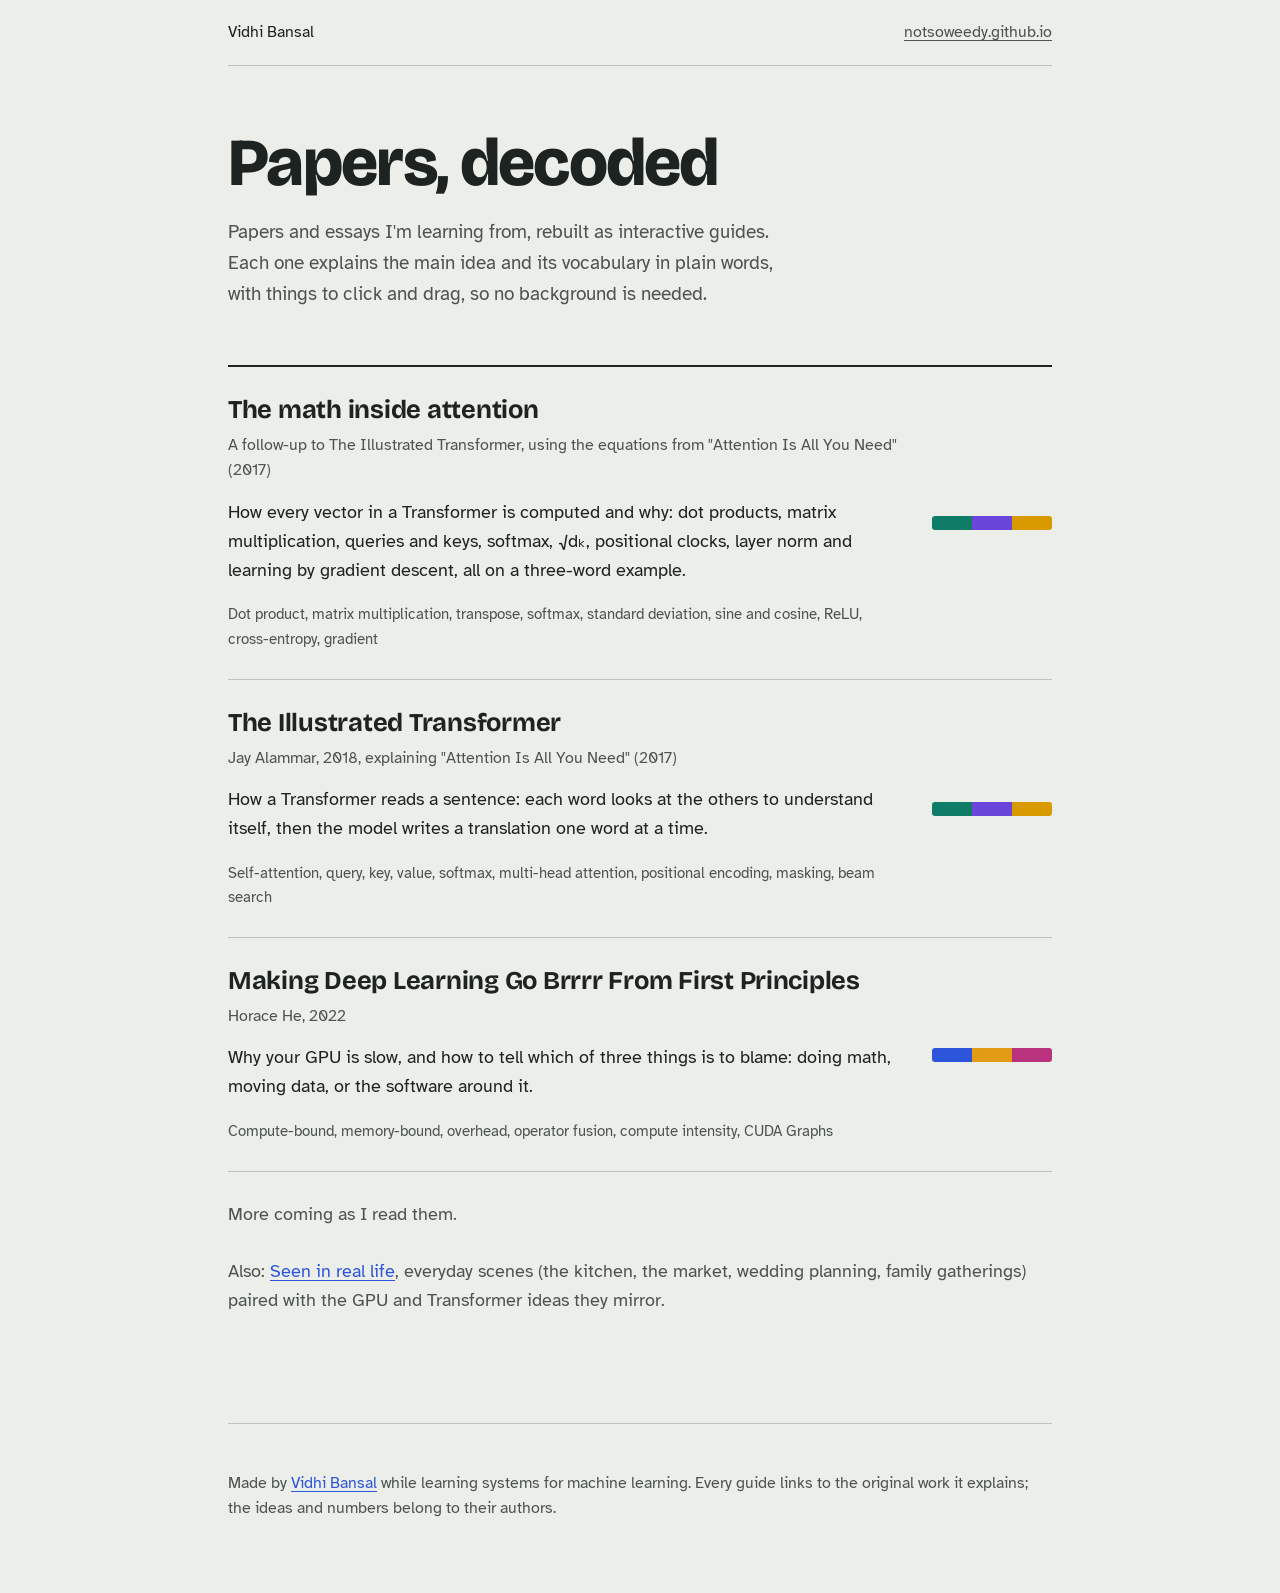
<file: index.html>
<!doctype html>
<html lang="en">
<head>
<meta charset="utf-8">
<meta name="viewport" content="width=device-width, initial-scale=1">
<title>Papers, decoded | Vidhi Bansal</title>
<meta name="description" content="Research papers and essays on systems for machine learning, rebuilt as interactive guides anyone can follow.">
<link rel="preconnect" href="https://fonts.googleapis.com">
<link rel="preconnect" href="https://fonts.gstatic.com" crossorigin>
<link href="https://fonts.googleapis.com/css2?family=Atkinson+Hyperlegible:wght@400;700&family=Bricolage+Grotesque:opsz,wght@12..96,700;12..96,800&display=swap" rel="stylesheet">
<style>
  :root {
    --floor: #ECEEE9; --panel: #F8F9F6; --ink: #1C2320; --ink-2: #4B544F; --line: #BCC3BC;
    --compute: #2D55DB; --memory: #E39A14; --overhead: #B9327E;
    --display: "Bricolage Grotesque", "Segoe UI", system-ui, sans-serif;
    --body: "Atkinson Hyperlegible", "Segoe UI", system-ui, sans-serif;
  }
  * { box-sizing: border-box; }
  body { margin: 0; background: var(--floor); color: var(--ink); font: 400 1.125rem/1.6 var(--body); }
  a { color: var(--compute); text-underline-offset: 3px; }
  :focus-visible { outline: 3px solid var(--ink); outline-offset: 3px; border-radius: 2px; }
  .wrap { max-width: 880px; margin: 0 auto; padding: 0 28px; }
  header { padding: 20px 0; border-bottom: 1px solid var(--line); display: flex; justify-content: space-between; gap: 16px; font-size: .98rem; }
  header a { color: var(--ink-2); }
  h1 { font: 800 clamp(2.6rem, 6vw, 4.2rem)/1 var(--display); letter-spacing: -0.025em; margin: 64px 0 20px; }
  .lede { font-size: 1.2rem; color: var(--ink-2); max-width: 46ch; margin: 0 0 56px; }
  .papers { list-style: none; margin: 0; padding: 0; border-top: 2px solid var(--ink); }
  .paper { border-bottom: 1px solid var(--line); }
  .paper > a { display: grid; grid-template-columns: 1fr auto; gap: 8px 32px; padding: 28px 0; color: inherit; text-decoration: none; }
  .paper h2 { font: 700 1.6rem/1.15 var(--display); letter-spacing: -0.01em; margin: 0; }
  .paper > a:hover h2 { text-decoration: underline; text-decoration-thickness: 2px; text-underline-offset: 5px; }
  .paper .by { grid-column: 1; color: var(--ink-2); margin: 0; font-size: 1rem; }
  .paper .learn { grid-column: 1; margin: 6px 0 0; max-width: 60ch; }
  .paper .terms { grid-column: 1; margin: 10px 0 0; color: var(--ink-2); font-size: .95rem; }
  .paper .stripe { grid-column: 2; grid-row: 1 / span 4; align-self: center; display: flex; width: 120px; height: 14px; border-radius: 3px; overflow: hidden; }
  .paper .stripe i { flex: 1; }
  .next { color: var(--ink-2); padding: 28px 0; margin: 0; }
  footer { margin-top: 80px; padding: 32px 0 56px; border-top: 1px solid var(--line); color: var(--ink-2); font-size: .98rem; }
  @media (max-width: 640px) {
    h1 { margin-top: 40px; }
    .paper > a { grid-template-columns: 1fr; }
    .paper .stripe { grid-column: 1; grid-row: auto; width: 96px; margin-top: 8px; }
  }
</style>
</head>
<body>
<div class="wrap">
  <header>
    <span>Vidhi Bansal</span>
    <a href="https://notsoweedy.github.io/">notsoweedy.github.io</a>
  </header>

  <main>
    <h1>Papers, decoded</h1>
    <p class="lede">Papers and essays I'm learning from, rebuilt as interactive guides. Each one explains the main idea and its vocabulary in plain words, with things to click and drag, so no background is needed.</p>

    <ol class="papers" reversed>
      <li class="paper">
        <a href="transformer-math/">
          <h2>The math inside attention</h2>
          <p class="by">A follow-up to The Illustrated Transformer, using the equations from "Attention Is All You Need" (2017)</p>
          <p class="learn">How every vector in a Transformer is computed and why: dot products, matrix multiplication, queries and keys, softmax, √dₖ, positional clocks, layer norm and learning by gradient descent, all on a three-word example.</p>
          <p class="terms">Dot product, matrix multiplication, transpose, softmax, standard deviation, sine and cosine, ReLU, cross-entropy, gradient</p>
          <span class="stripe" aria-hidden="true"><i style="background:#0E7C66"></i><i style="background:#6A45D9"></i><i style="background:#D99A00"></i></span>
        </a>
      </li>
      <li class="paper">
        <a href="transformer/">
          <h2>The Illustrated Transformer</h2>
          <p class="by">Jay Alammar, 2018, explaining "Attention Is All You Need" (2017)</p>
          <p class="learn">How a Transformer reads a sentence: each word looks at the others to understand itself, then the model writes a translation one word at a time.</p>
          <p class="terms">Self-attention, query, key, value, softmax, multi-head attention, positional encoding, masking, beam search</p>
          <span class="stripe" aria-hidden="true"><i style="background:#0E7C66"></i><i style="background:#6A45D9"></i><i style="background:#D99A00"></i></span>
        </a>
      </li>
      <li class="paper">
        <a href="brrr/">
          <h2>Making Deep Learning Go Brrrr From First Principles</h2>
          <p class="by">Horace He, 2022</p>
          <p class="learn">Why your GPU is slow, and how to tell which of three things is to blame: doing math, moving data, or the software around it.</p>
          <p class="terms">Compute-bound, memory-bound, overhead, operator fusion, compute intensity, CUDA Graphs</p>
          <span class="stripe" aria-hidden="true"><i style="background:var(--compute)"></i><i style="background:var(--memory)"></i><i style="background:var(--overhead)"></i></span>
        </a>
      </li>
    </ol>
    <p class="next">More coming as I read them.</p>
    <p class="next" style="padding-top:0">Also: <a href="analogies/">Seen in real life</a>, everyday scenes (the kitchen, the market, wedding planning, family gatherings) paired with the GPU and Transformer ideas they mirror.</p>
  </main>

  <footer>
    <p>Made by <a href="https://notsoweedy.github.io/">Vidhi Bansal</a> while learning systems for machine learning. Every guide links to the original work it explains; the ideas and numbers belong to their authors.</p>
  </footer>
</div>
</body>
</html>
</file>
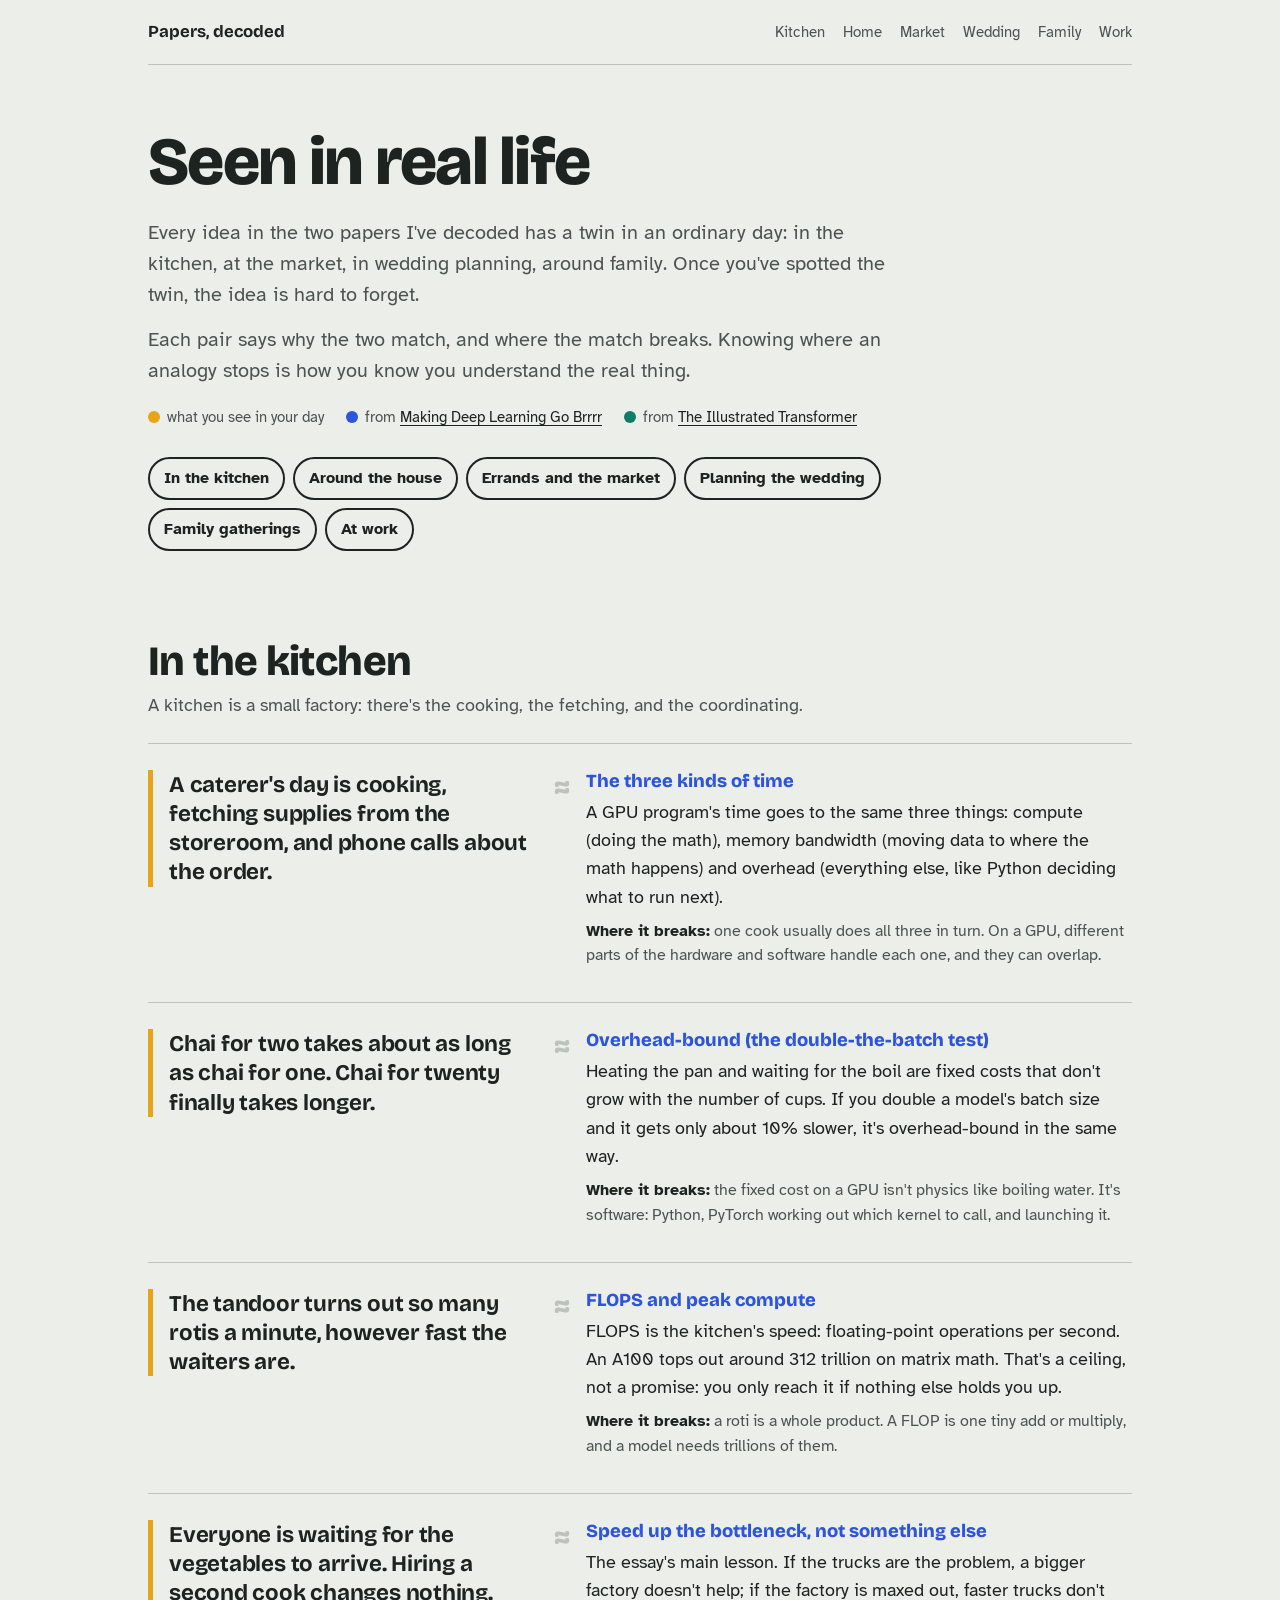
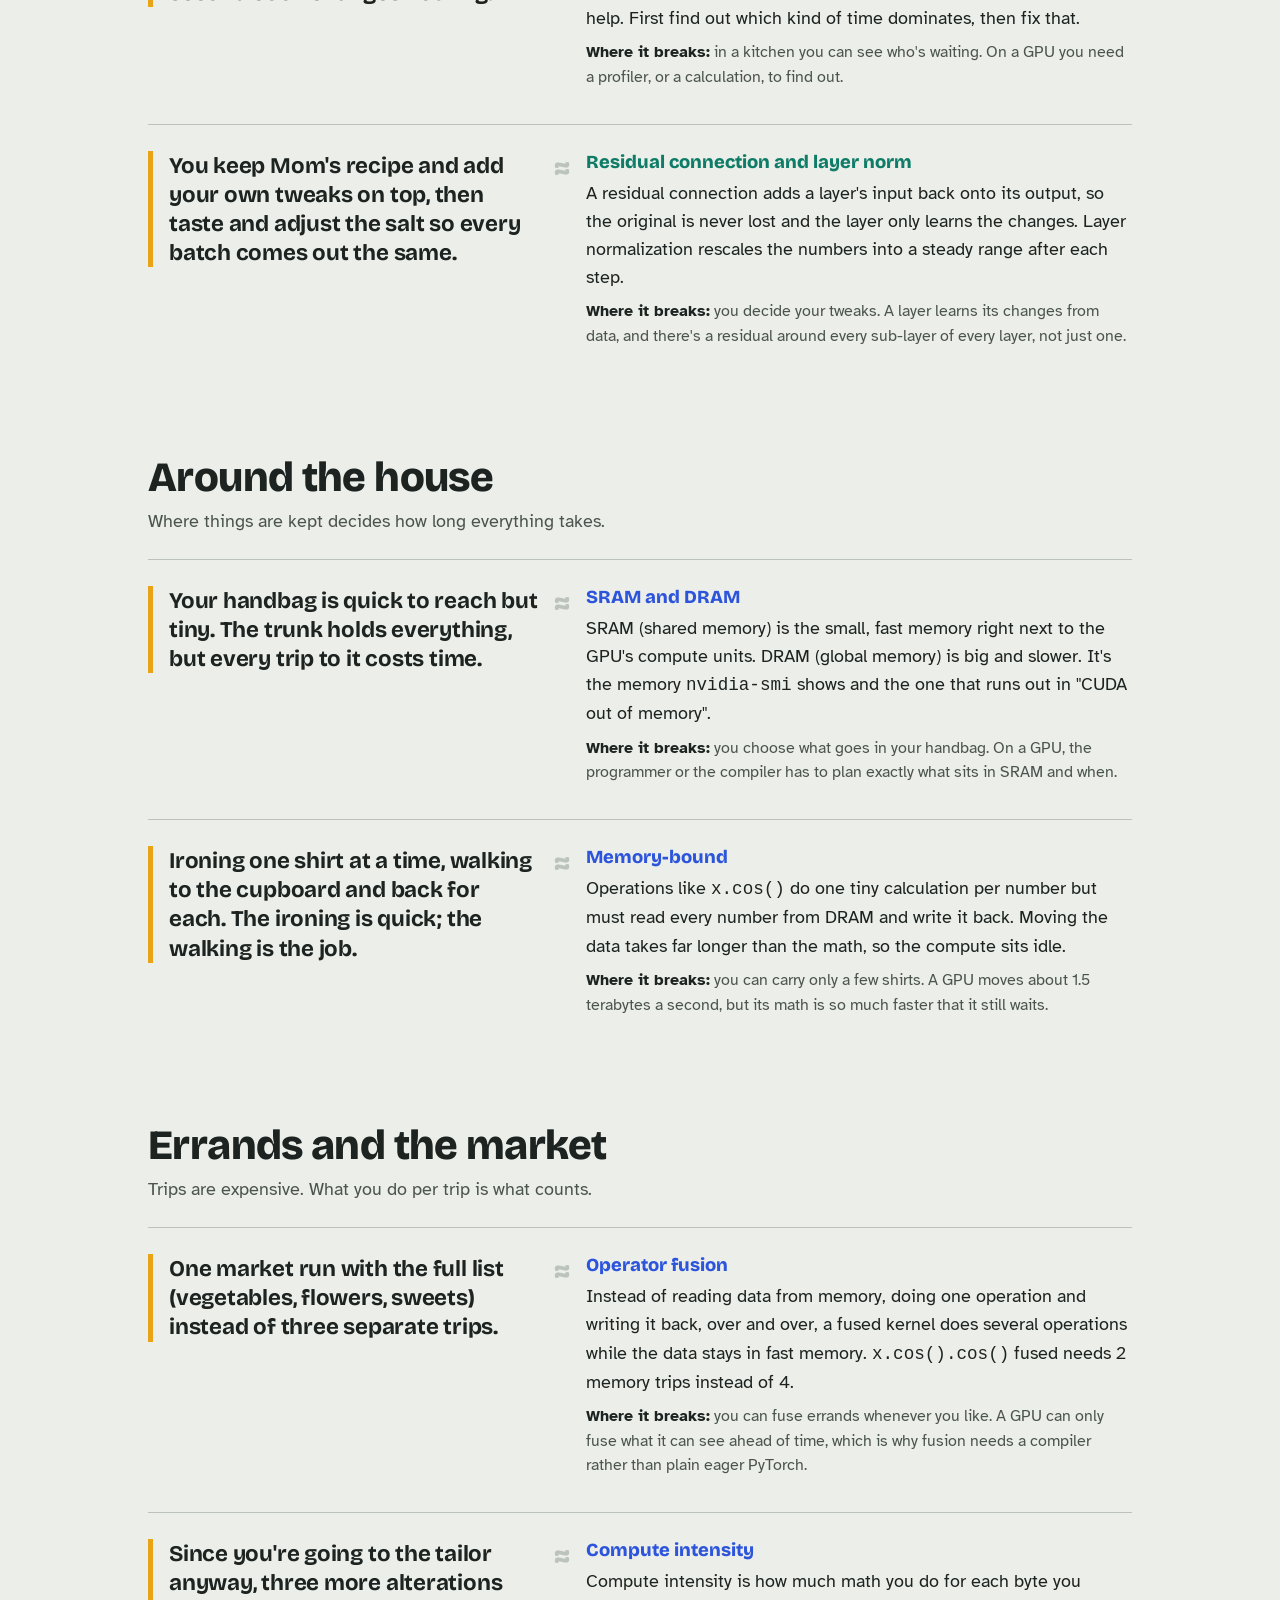
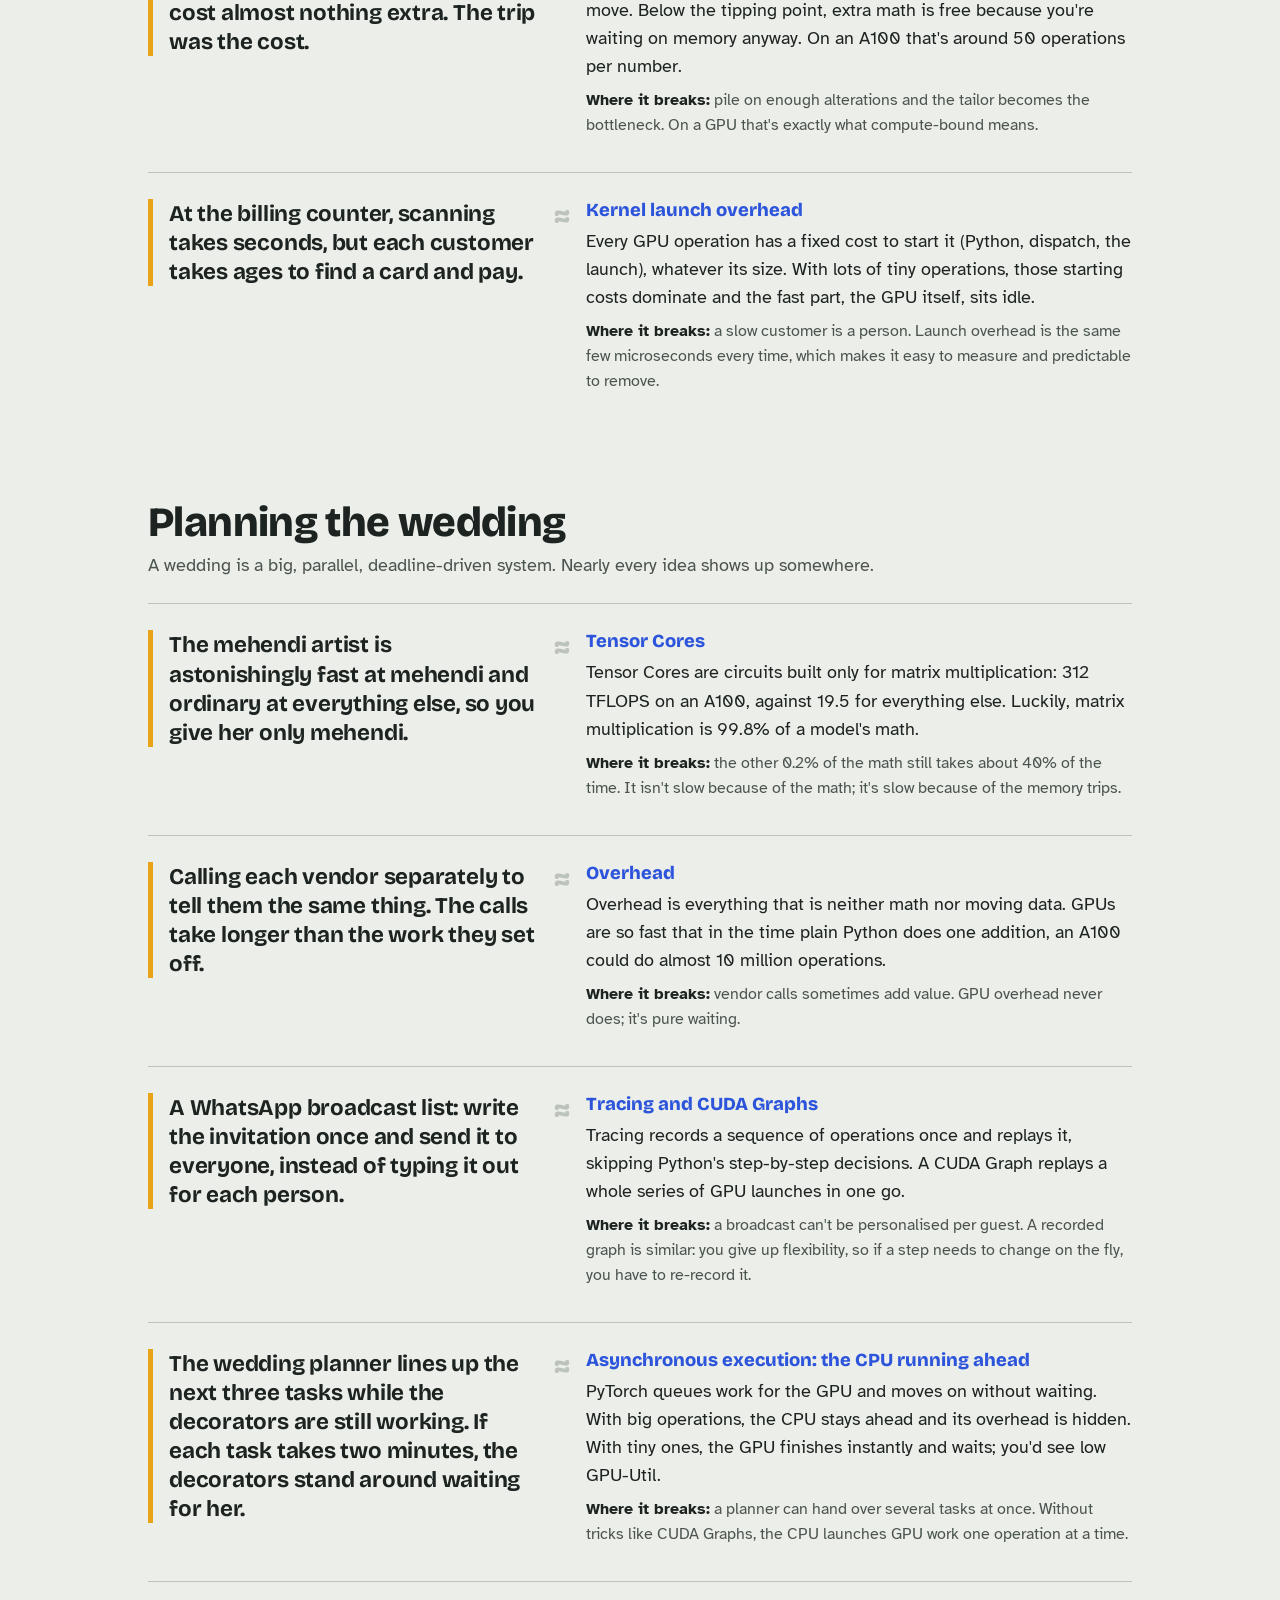
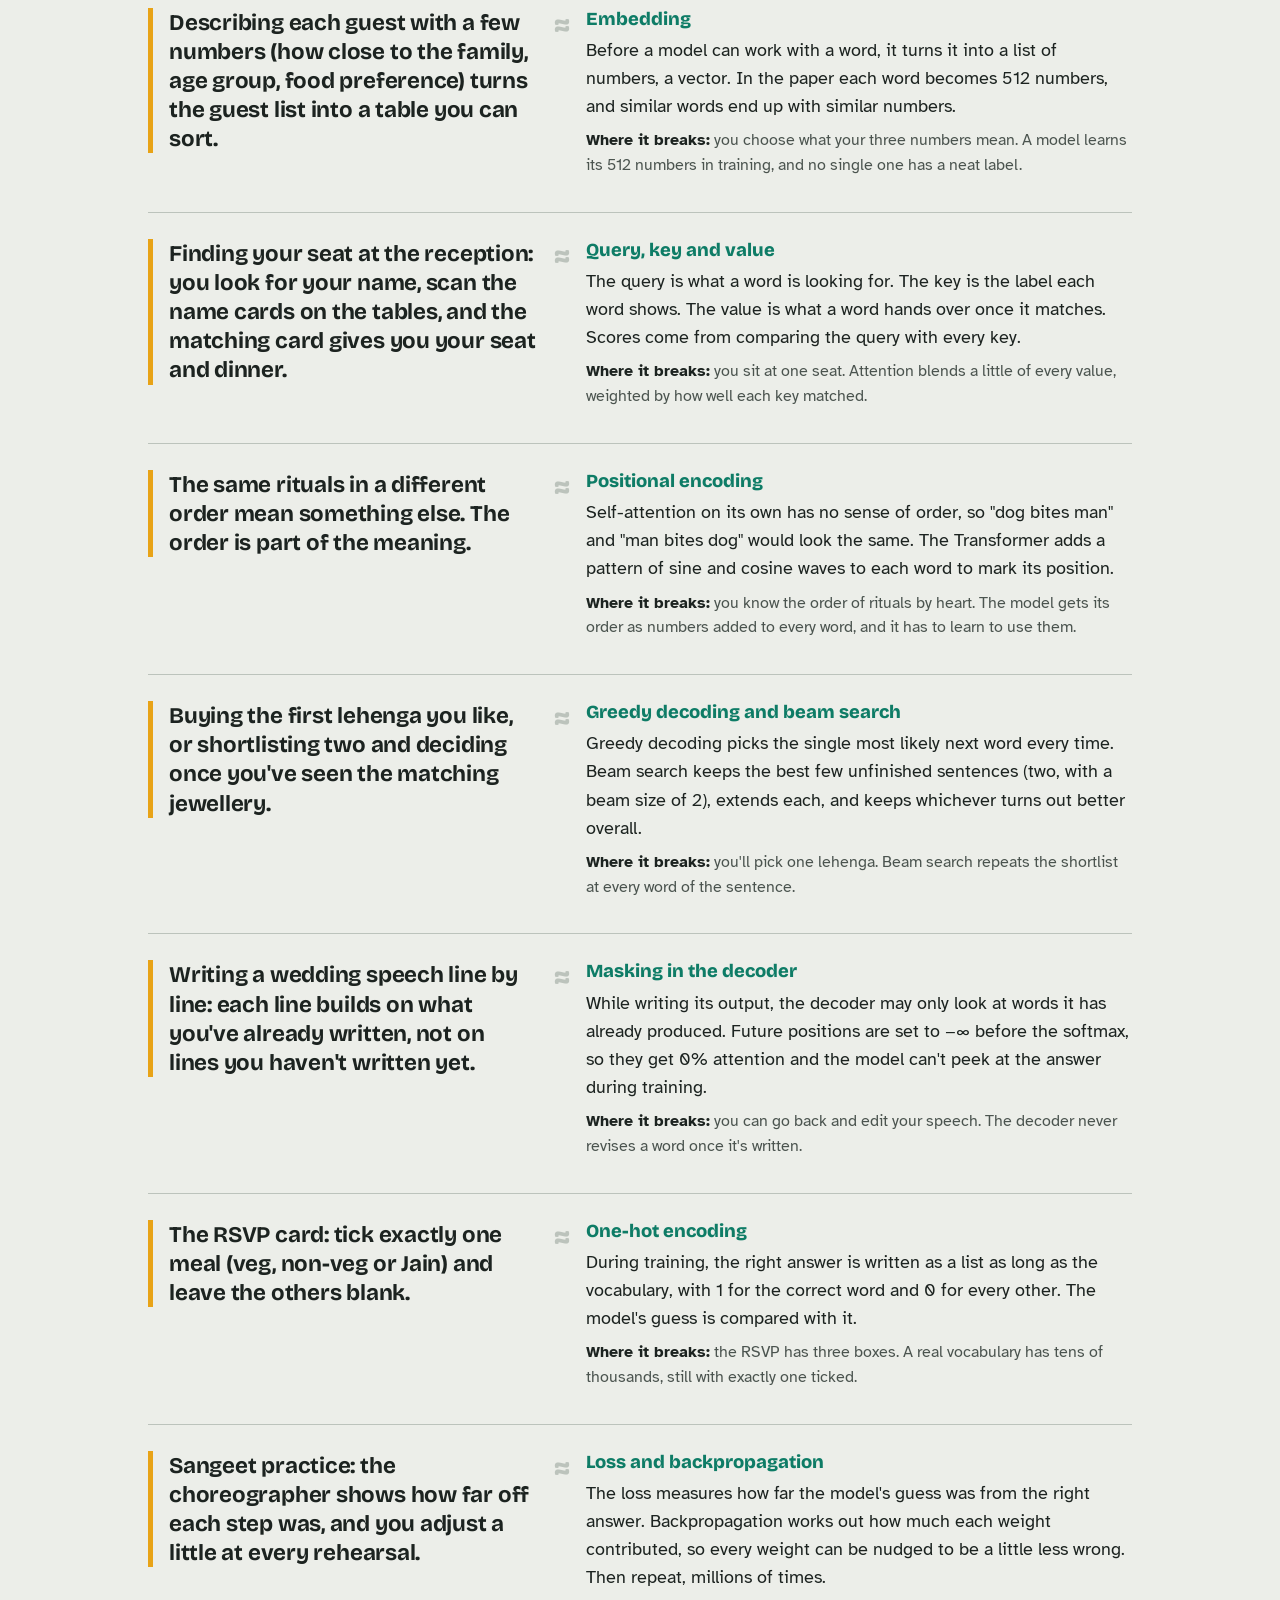
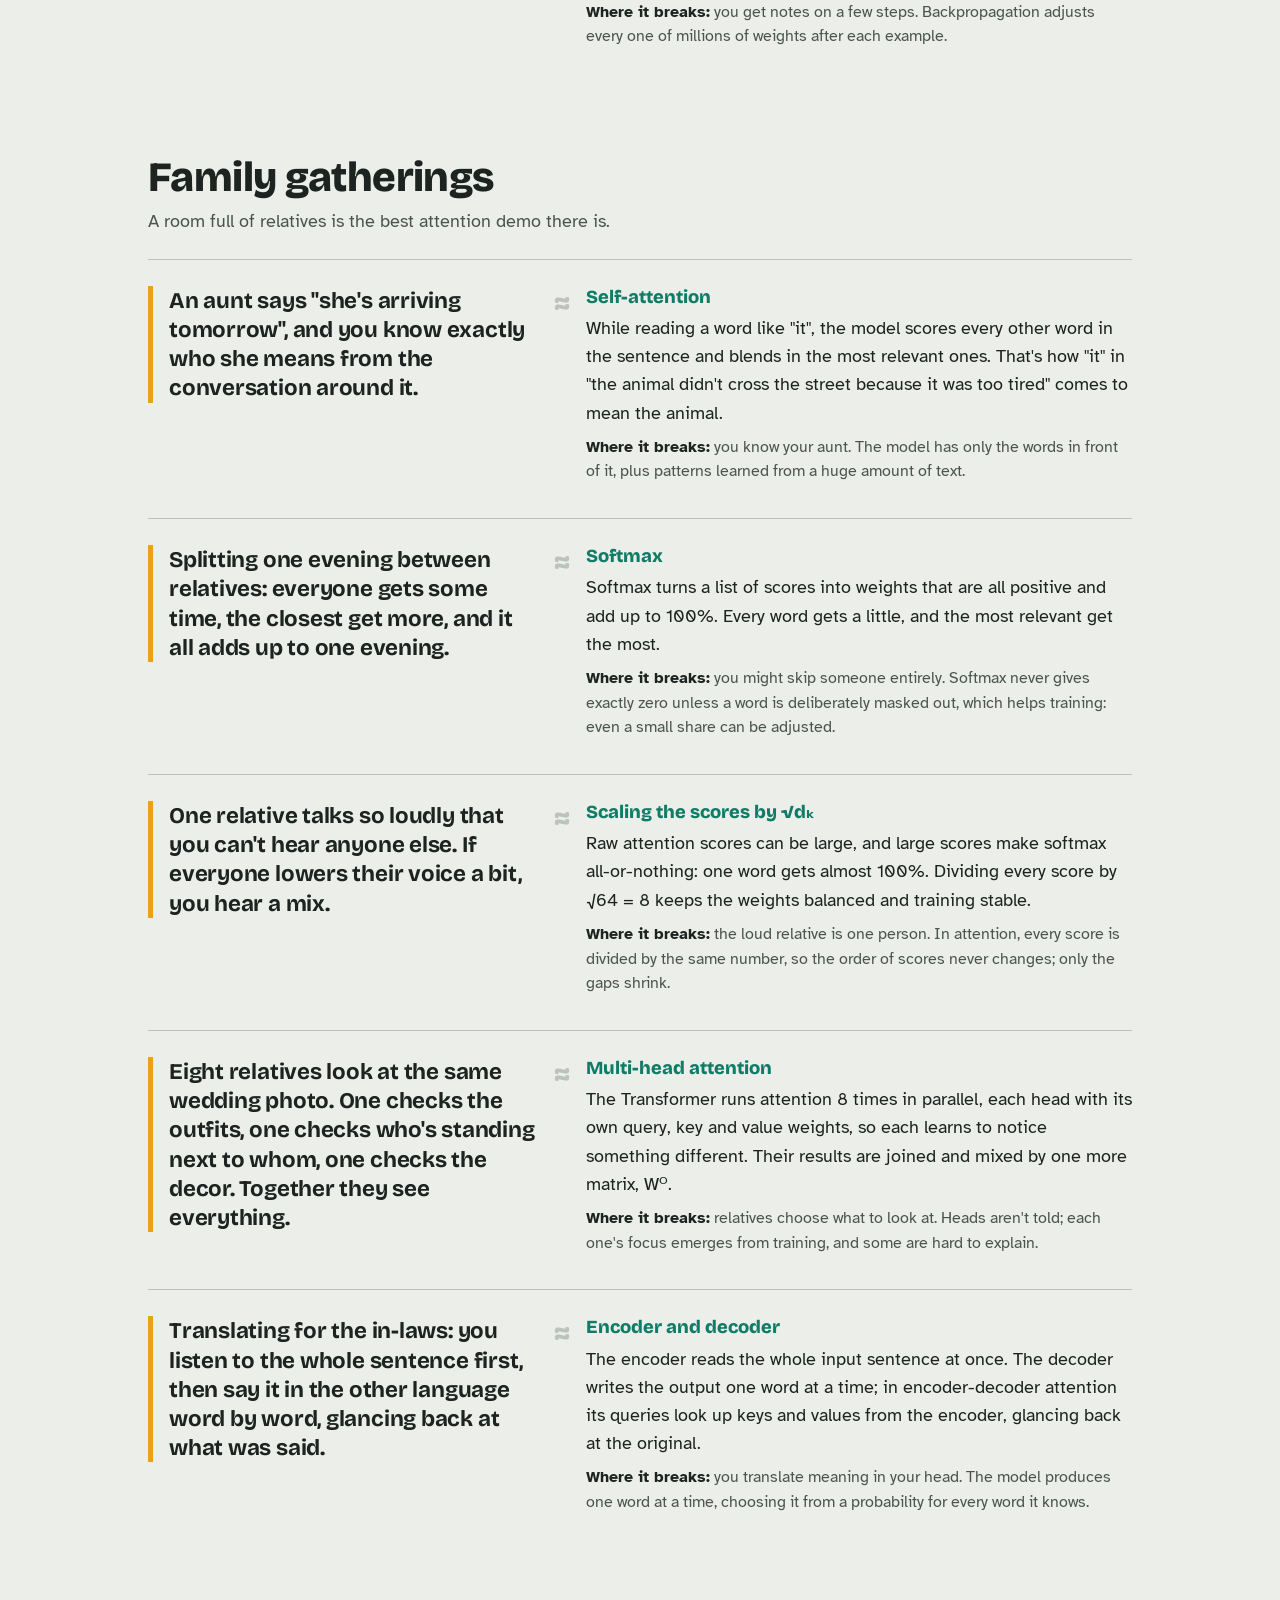
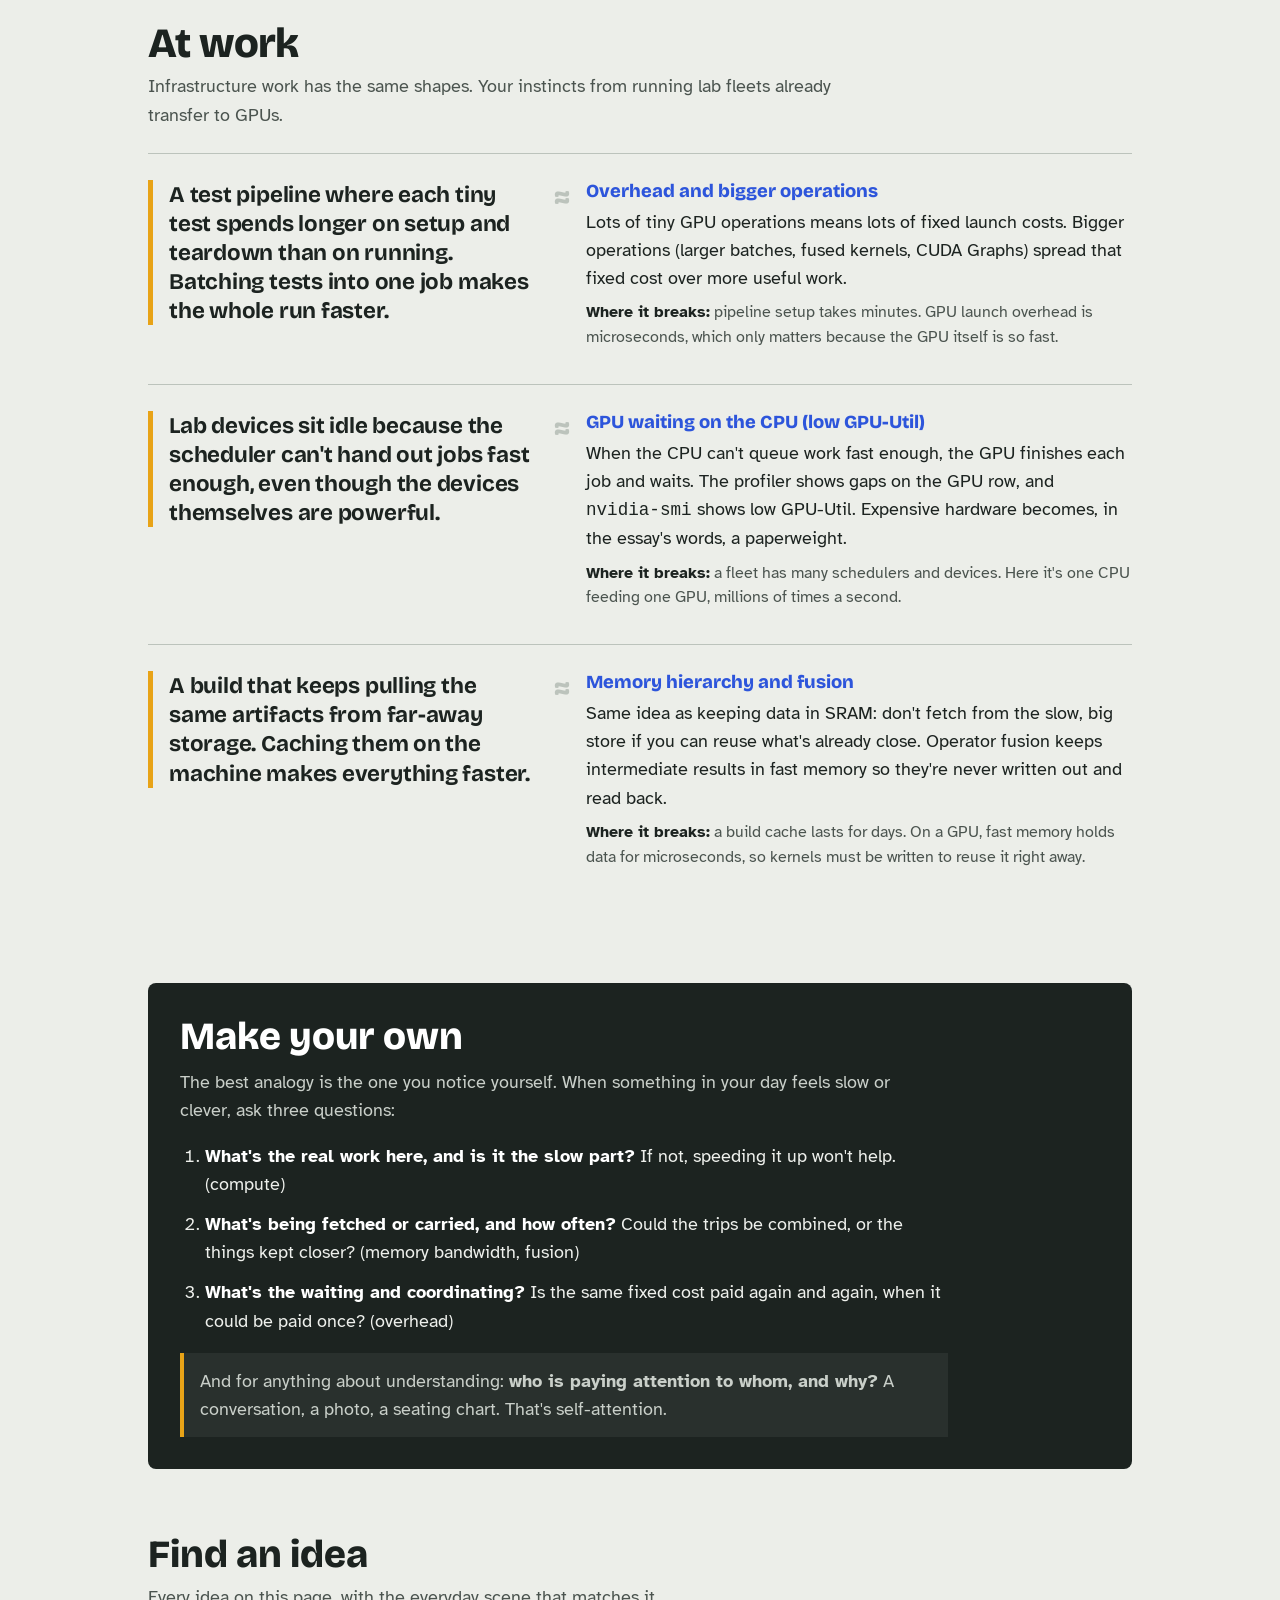
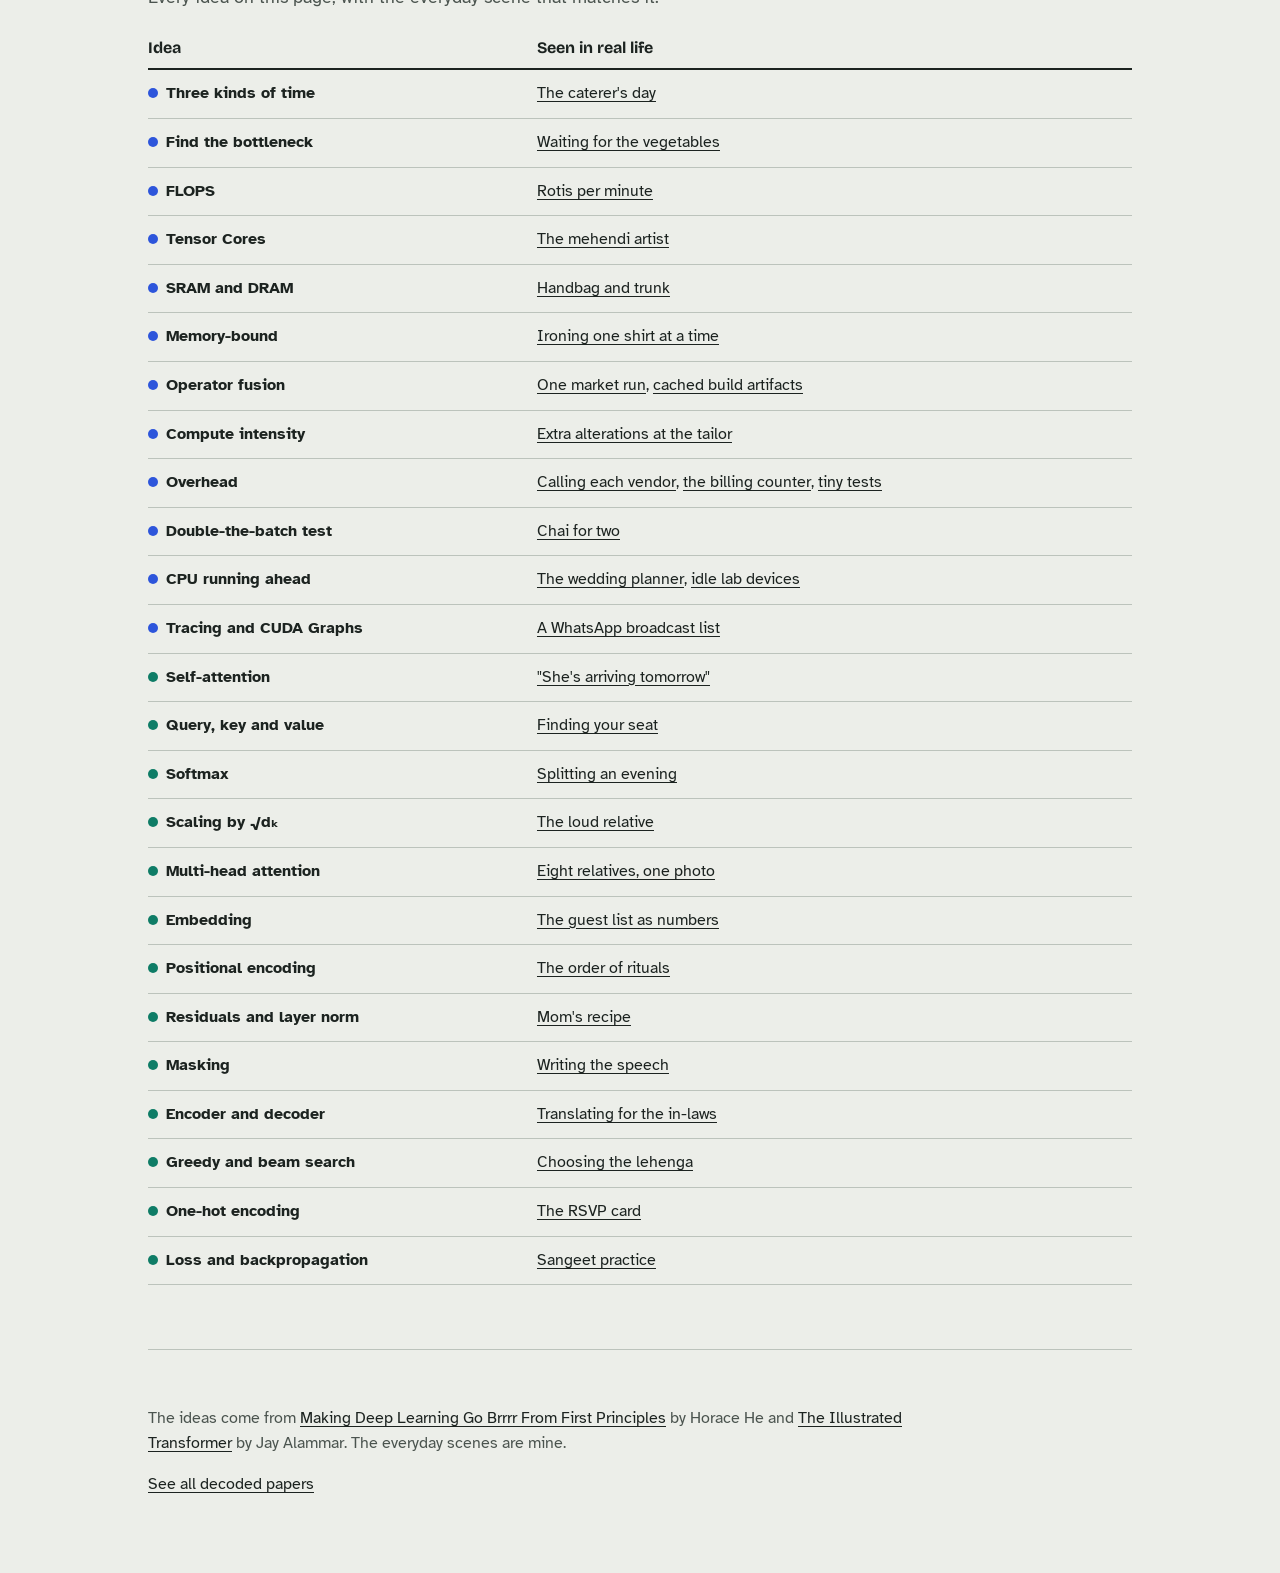
<file: analogies/index.html>
<!doctype html>
<html lang="en">
<head>
<meta charset="utf-8">
<meta name="viewport" content="width=device-width, initial-scale=1">
<title>Seen in real life: GPU and Transformer ideas hiding in an ordinary day</title>
<meta name="description" content="Everyday analogies for the ideas in Making Deep Learning Go Brrrr and The Illustrated Transformer: the kitchen, the market, wedding planning, family gatherings and work.">
<link rel="preconnect" href="https://fonts.googleapis.com">
<link rel="preconnect" href="https://fonts.gstatic.com" crossorigin>
<link href="https://fonts.googleapis.com/css2?family=Atkinson+Hyperlegible:wght@400;700&family=Bricolage+Grotesque:opsz,wght@12..96,700;12..96,800&display=swap" rel="stylesheet">
<link rel="stylesheet" href="styles.css">
</head>
<body>
<div class="wrap">

<header class="top">
  <a class="brand" href="../">Papers, decoded</a>
  <nav aria-label="Places">
    <a href="#kitchen">Kitchen</a>
    <a href="#home">Home</a>
    <a href="#market">Market</a>
    <a href="#wedding">Wedding</a>
    <a href="#family">Family</a>
    <a href="#work">Work</a>
  </nav>
</header>

<main>
<section class="hero" aria-labelledby="title">
  <h1 id="title">Seen in real life</h1>
  <p class="lede">Every idea in the two papers I've decoded has a twin in an ordinary day: in the kitchen, at the market, in wedding planning, around family. Once you've spotted the twin, the idea is hard to forget.</p>
  <p class="lede">Each pair says why the two match, and where the match breaks. Knowing where an analogy stops is how you know you understand the real thing.</p>
  <ul class="key" aria-label="Colour key">
    <li><i style="background:var(--life)"></i>what you see in your day</li>
    <li><i style="background:var(--brrr)"></i>from <a href="../brrr/">Making Deep Learning Go Brrrr</a></li>
    <li><i style="background:var(--tf)"></i>from <a href="../transformer/">The Illustrated Transformer</a></li>
  </ul>
  <ul class="places" aria-label="Jump to a place">
    <li><a href="#kitchen">In the kitchen</a></li>
    <li><a href="#home">Around the house</a></li>
    <li><a href="#market">Errands and the market</a></li>
    <li><a href="#wedding">Planning the wedding</a></li>
    <li><a href="#family">Family gatherings</a></li>
    <li><a href="#work">At work</a></li>
  </ul>
</section>

<section class="place" id="kitchen" aria-labelledby="kitchen-h">
  <h2 id="kitchen-h">In the kitchen</h2>
  <p>A kitchen is a small factory: there's the cooking, the fetching, and the coordinating.</p>

  <article class="pair" id="caterer">
    <p class="scene">A caterer's day is cooking, fetching supplies from the storeroom, and phone calls about the order.</p>
    <span class="eq" aria-hidden="true">≈</span>
    <div class="idea">
      <p class="concept brrr"><a href="../brrr/#wrong-thing">The three kinds of time</a></p>
      <p>A GPU program's time goes to the same three things: compute (doing the math), memory bandwidth (moving data to where the math happens) and overhead (everything else, like Python deciding what to run next).</p>
      <p class="breaks"><b>Where it breaks:</b> one cook usually does all three in turn. On a GPU, different parts of the hardware and software handle each one, and they can overlap.</p>
    </div>
  </article>

  <article class="pair" id="chai">
    <p class="scene">Chai for two takes about as long as chai for one. Chai for twenty finally takes longer.</p>
    <span class="eq" aria-hidden="true">≈</span>
    <div class="idea">
      <p class="concept brrr"><a href="../brrr/#overhead">Overhead-bound (the double-the-batch test)</a></p>
      <p>Heating the pan and waiting for the boil are fixed costs that don't grow with the number of cups. If you double a model's batch size and it gets only about 10% slower, it's overhead-bound in the same way.</p>
      <p class="breaks"><b>Where it breaks:</b> the fixed cost on a GPU isn't physics like boiling water. It's software: Python, PyTorch working out which kernel to call, and launching it.</p>
    </div>
  </article>

  <article class="pair" id="tandoor">
    <p class="scene">The tandoor turns out so many rotis a minute, however fast the waiters are.</p>
    <span class="eq" aria-hidden="true">≈</span>
    <div class="idea">
      <p class="concept brrr"><a href="../brrr/#compute">FLOPS and peak compute</a></p>
      <p>FLOPS is the kitchen's speed: floating-point operations per second. An A100 tops out around 312 trillion on matrix math. That's a ceiling, not a promise: you only reach it if nothing else holds you up.</p>
      <p class="breaks"><b>Where it breaks:</b> a roti is a whole product. A FLOP is one tiny add or multiply, and a model needs trillions of them.</p>
    </div>
  </article>

  <article class="pair" id="vegetables">
    <p class="scene">Everyone is waiting for the vegetables to arrive. Hiring a second cook changes nothing.</p>
    <span class="eq" aria-hidden="true">≈</span>
    <div class="idea">
      <p class="concept brrr"><a href="../brrr/#wrong-thing">Speed up the bottleneck, not something else</a></p>
      <p>The essay's main lesson. If the trucks are the problem, a bigger factory doesn't help; if the factory is maxed out, faster trucks don't help. First find out which kind of time dominates, then fix that.</p>
      <p class="breaks"><b>Where it breaks:</b> in a kitchen you can see who's waiting. On a GPU you need a profiler, or a calculation, to find out.</p>
    </div>
  </article>

  <article class="pair" id="recipe">
    <p class="scene">You keep Mom's recipe and add your own tweaks on top, then taste and adjust the salt so every batch comes out the same.</p>
    <span class="eq" aria-hidden="true">≈</span>
    <div class="idea">
      <p class="concept tf"><a href="../transformer/#residuals">Residual connection and layer norm</a></p>
      <p>A residual connection adds a layer's input back onto its output, so the original is never lost and the layer only learns the changes. Layer normalization rescales the numbers into a steady range after each step.</p>
      <p class="breaks"><b>Where it breaks:</b> you decide your tweaks. A layer learns its changes from data, and there's a residual around every sub-layer of every layer, not just one.</p>
    </div>
  </article>
</section>

<section class="place" id="home" aria-labelledby="home-h">
  <h2 id="home-h">Around the house</h2>
  <p>Where things are kept decides how long everything takes.</p>

  <article class="pair" id="handbag">
    <p class="scene">Your handbag is quick to reach but tiny. The trunk holds everything, but every trip to it costs time.</p>
    <span class="eq" aria-hidden="true">≈</span>
    <div class="idea">
      <p class="concept brrr"><a href="../brrr/#memory">SRAM and DRAM</a></p>
      <p>SRAM (shared memory) is the small, fast memory right next to the GPU's compute units. DRAM (global memory) is big and slower. It's the memory <code>nvidia-smi</code> shows and the one that runs out in "CUDA out of memory".</p>
      <p class="breaks"><b>Where it breaks:</b> you choose what goes in your handbag. On a GPU, the programmer or the compiler has to plan exactly what sits in SRAM and when.</p>
    </div>
  </article>

  <article class="pair" id="ironing">
    <p class="scene">Ironing one shirt at a time, walking to the cupboard and back for each. The ironing is quick; the walking is the job.</p>
    <span class="eq" aria-hidden="true">≈</span>
    <div class="idea">
      <p class="concept brrr"><a href="../brrr/#memory">Memory-bound</a></p>
      <p>Operations like <code>x.cos()</code> do one tiny calculation per number but must read every number from DRAM and write it back. Moving the data takes far longer than the math, so the compute sits idle.</p>
      <p class="breaks"><b>Where it breaks:</b> you can carry only a few shirts. A GPU moves about 1.5 terabytes a second, but its math is so much faster that it still waits.</p>
    </div>
  </article>
</section>

<section class="place" id="market" aria-labelledby="market-h">
  <h2 id="market-h">Errands and the market</h2>
  <p>Trips are expensive. What you do per trip is what counts.</p>

  <article class="pair" id="market-run">
    <p class="scene">One market run with the full list (vegetables, flowers, sweets) instead of three separate trips.</p>
    <span class="eq" aria-hidden="true">≈</span>
    <div class="idea">
      <p class="concept brrr"><a href="../brrr/#memory">Operator fusion</a></p>
      <p>Instead of reading data from memory, doing one operation and writing it back, over and over, a fused kernel does several operations while the data stays in fast memory. <code>x.cos().cos()</code> fused needs 2 memory trips instead of 4.</p>
      <p class="breaks"><b>Where it breaks:</b> you can fuse errands whenever you like. A GPU can only fuse what it can see ahead of time, which is why fusion needs a compiler rather than plain eager PyTorch.</p>
    </div>
  </article>

  <article class="pair" id="tailor">
    <p class="scene">Since you're going to the tailor anyway, three more alterations cost almost nothing extra. The trip was the cost.</p>
    <span class="eq" aria-hidden="true">≈</span>
    <div class="idea">
      <p class="concept brrr"><a href="../brrr/#tipping">Compute intensity</a></p>
      <p>Compute intensity is how much math you do for each byte you move. Below the tipping point, extra math is free because you're waiting on memory anyway. On an A100 that's around 50 operations per number.</p>
      <p class="breaks"><b>Where it breaks:</b> pile on enough alterations and the tailor becomes the bottleneck. On a GPU that's exactly what compute-bound means.</p>
    </div>
  </article>

  <article class="pair" id="billing">
    <p class="scene">At the billing counter, scanning takes seconds, but each customer takes ages to find a card and pay.</p>
    <span class="eq" aria-hidden="true">≈</span>
    <div class="idea">
      <p class="concept brrr"><a href="../brrr/#overhead">Kernel launch overhead</a></p>
      <p>Every GPU operation has a fixed cost to start it (Python, dispatch, the launch), whatever its size. With lots of tiny operations, those starting costs dominate and the fast part, the GPU itself, sits idle.</p>
      <p class="breaks"><b>Where it breaks:</b> a slow customer is a person. Launch overhead is the same few microseconds every time, which makes it easy to measure and predictable to remove.</p>
    </div>
  </article>
</section>

<section class="place" id="wedding" aria-labelledby="wedding-h">
  <h2 id="wedding-h">Planning the wedding</h2>
  <p>A wedding is a big, parallel, deadline-driven system. Nearly every idea shows up somewhere.</p>

  <article class="pair" id="mehendi">
    <p class="scene">The mehendi artist is astonishingly fast at mehendi and ordinary at everything else, so you give her only mehendi.</p>
    <span class="eq" aria-hidden="true">≈</span>
    <div class="idea">
      <p class="concept brrr"><a href="../brrr/#compute">Tensor Cores</a></p>
      <p>Tensor Cores are circuits built only for matrix multiplication: 312 TFLOPS on an A100, against 19.5 for everything else. Luckily, matrix multiplication is 99.8% of a model's math.</p>
      <p class="breaks"><b>Where it breaks:</b> the other 0.2% of the math still takes about 40% of the time. It isn't slow because of the math; it's slow because of the memory trips.</p>
    </div>
  </article>

  <article class="pair" id="vendors">
    <p class="scene">Calling each vendor separately to tell them the same thing. The calls take longer than the work they set off.</p>
    <span class="eq" aria-hidden="true">≈</span>
    <div class="idea">
      <p class="concept brrr"><a href="../brrr/#overhead">Overhead</a></p>
      <p>Overhead is everything that is neither math nor moving data. GPUs are so fast that in the time plain Python does one addition, an A100 could do almost 10 million operations.</p>
      <p class="breaks"><b>Where it breaks:</b> vendor calls sometimes add value. GPU overhead never does; it's pure waiting.</p>
    </div>
  </article>

  <article class="pair" id="broadcast">
    <p class="scene">A WhatsApp broadcast list: write the invitation once and send it to everyone, instead of typing it out for each person.</p>
    <span class="eq" aria-hidden="true">≈</span>
    <div class="idea">
      <p class="concept brrr"><a href="../brrr/#overhead">Tracing and CUDA Graphs</a></p>
      <p>Tracing records a sequence of operations once and replays it, skipping Python's step-by-step decisions. A CUDA Graph replays a whole series of GPU launches in one go.</p>
      <p class="breaks"><b>Where it breaks:</b> a broadcast can't be personalised per guest. A recorded graph is similar: you give up flexibility, so if a step needs to change on the fly, you have to re-record it.</p>
    </div>
  </article>

  <article class="pair" id="planner">
    <p class="scene">The wedding planner lines up the next three tasks while the decorators are still working. If each task takes two minutes, the decorators stand around waiting for her.</p>
    <span class="eq" aria-hidden="true">≈</span>
    <div class="idea">
      <p class="concept brrr"><a href="../brrr/#overhead">Asynchronous execution: the CPU running ahead</a></p>
      <p>PyTorch queues work for the GPU and moves on without waiting. With big operations, the CPU stays ahead and its overhead is hidden. With tiny ones, the GPU finishes instantly and waits; you'd see low GPU-Util.</p>
      <p class="breaks"><b>Where it breaks:</b> a planner can hand over several tasks at once. Without tricks like CUDA Graphs, the CPU launches GPU work one operation at a time.</p>
    </div>
  </article>

  <article class="pair" id="guest-list">
    <p class="scene">Describing each guest with a few numbers (how close to the family, age group, food preference) turns the guest list into a table you can sort.</p>
    <span class="eq" aria-hidden="true">≈</span>
    <div class="idea">
      <p class="concept tf"><a href="../transformer/#numbers">Embedding</a></p>
      <p>Before a model can work with a word, it turns it into a list of numbers, a vector. In the paper each word becomes 512 numbers, and similar words end up with similar numbers.</p>
      <p class="breaks"><b>Where it breaks:</b> you choose what your three numbers mean. A model learns its 512 numbers in training, and no single one has a neat label.</p>
    </div>
  </article>

  <article class="pair" id="seating">
    <p class="scene">Finding your seat at the reception: you look for your name, scan the name cards on the tables, and the matching card gives you your seat and dinner.</p>
    <span class="eq" aria-hidden="true">≈</span>
    <div class="idea">
      <p class="concept tf"><a href="../transformer/#attention">Query, key and value</a></p>
      <p>The query is what a word is looking for. The key is the label each word shows. The value is what a word hands over once it matches. Scores come from comparing the query with every key.</p>
      <p class="breaks"><b>Where it breaks:</b> you sit at one seat. Attention blends a little of every value, weighted by how well each key matched.</p>
    </div>
  </article>

  <article class="pair" id="rituals">
    <p class="scene">The same rituals in a different order mean something else. The order is part of the meaning.</p>
    <span class="eq" aria-hidden="true">≈</span>
    <div class="idea">
      <p class="concept tf"><a href="../transformer/#numbers">Positional encoding</a></p>
      <p>Self-attention on its own has no sense of order, so "dog bites man" and "man bites dog" would look the same. The Transformer adds a pattern of sine and cosine waves to each word to mark its position.</p>
      <p class="breaks"><b>Where it breaks:</b> you know the order of rituals by heart. The model gets its order as numbers added to every word, and it has to learn to use them.</p>
    </div>
  </article>

  <article class="pair" id="lehenga">
    <p class="scene">Buying the first lehenga you like, or shortlisting two and deciding once you've seen the matching jewellery.</p>
    <span class="eq" aria-hidden="true">≈</span>
    <div class="idea">
      <p class="concept tf"><a href="../transformer/#decoder">Greedy decoding and beam search</a></p>
      <p>Greedy decoding picks the single most likely next word every time. Beam search keeps the best few unfinished sentences (two, with a beam size of 2), extends each, and keeps whichever turns out better overall.</p>
      <p class="breaks"><b>Where it breaks:</b> you'll pick one lehenga. Beam search repeats the shortlist at every word of the sentence.</p>
    </div>
  </article>

  <article class="pair" id="speech">
    <p class="scene">Writing a wedding speech line by line: each line builds on what you've already written, not on lines you haven't written yet.</p>
    <span class="eq" aria-hidden="true">≈</span>
    <div class="idea">
      <p class="concept tf"><a href="../transformer/#decoder">Masking in the decoder</a></p>
      <p>While writing its output, the decoder may only look at words it has already produced. Future positions are set to −∞ before the softmax, so they get 0% attention and the model can't peek at the answer during training.</p>
      <p class="breaks"><b>Where it breaks:</b> you can go back and edit your speech. The decoder never revises a word once it's written.</p>
    </div>
  </article>

  <article class="pair" id="rsvp">
    <p class="scene">The RSVP card: tick exactly one meal (veg, non-veg or Jain) and leave the others blank.</p>
    <span class="eq" aria-hidden="true">≈</span>
    <div class="idea">
      <p class="concept tf"><a href="../transformer/#training">One-hot encoding</a></p>
      <p>During training, the right answer is written as a list as long as the vocabulary, with 1 for the correct word and 0 for every other. The model's guess is compared with it.</p>
      <p class="breaks"><b>Where it breaks:</b> the RSVP has three boxes. A real vocabulary has tens of thousands, still with exactly one ticked.</p>
    </div>
  </article>

  <article class="pair" id="sangeet">
    <p class="scene">Sangeet practice: the choreographer shows how far off each step was, and you adjust a little at every rehearsal.</p>
    <span class="eq" aria-hidden="true">≈</span>
    <div class="idea">
      <p class="concept tf"><a href="../transformer/#training">Loss and backpropagation</a></p>
      <p>The loss measures how far the model's guess was from the right answer. Backpropagation works out how much each weight contributed, so every weight can be nudged to be a little less wrong. Then repeat, millions of times.</p>
      <p class="breaks"><b>Where it breaks:</b> you get notes on a few steps. Backpropagation adjusts every one of millions of weights after each example.</p>
    </div>
  </article>
</section>

<section class="place" id="family" aria-labelledby="family-h">
  <h2 id="family-h">Family gatherings</h2>
  <p>A room full of relatives is the best attention demo there is.</p>

  <article class="pair" id="aunt">
    <p class="scene">An aunt says "she's arriving tomorrow", and you know exactly who she means from the conversation around it.</p>
    <span class="eq" aria-hidden="true">≈</span>
    <div class="idea">
      <p class="concept tf"><a href="../transformer/">Self-attention</a></p>
      <p>While reading a word like "it", the model scores every other word in the sentence and blends in the most relevant ones. That's how "it" in "the animal didn't cross the street because it was too tired" comes to mean the animal.</p>
      <p class="breaks"><b>Where it breaks:</b> you know your aunt. The model has only the words in front of it, plus patterns learned from a huge amount of text.</p>
    </div>
  </article>

  <article class="pair" id="evening">
    <p class="scene">Splitting one evening between relatives: everyone gets some time, the closest get more, and it all adds up to one evening.</p>
    <span class="eq" aria-hidden="true">≈</span>
    <div class="idea">
      <p class="concept tf"><a href="../transformer/#attention">Softmax</a></p>
      <p>Softmax turns a list of scores into weights that are all positive and add up to 100%. Every word gets a little, and the most relevant get the most.</p>
      <p class="breaks"><b>Where it breaks:</b> you might skip someone entirely. Softmax never gives exactly zero unless a word is deliberately masked out, which helps training: even a small share can be adjusted.</p>
    </div>
  </article>

  <article class="pair" id="loud">
    <p class="scene">One relative talks so loudly that you can't hear anyone else. If everyone lowers their voice a bit, you hear a mix.</p>
    <span class="eq" aria-hidden="true">≈</span>
    <div class="idea">
      <p class="concept tf"><a href="../transformer/#attention">Scaling the scores by √dₖ</a></p>
      <p>Raw attention scores can be large, and large scores make softmax all-or-nothing: one word gets almost 100%. Dividing every score by √64 = 8 keeps the weights balanced and training stable.</p>
      <p class="breaks"><b>Where it breaks:</b> the loud relative is one person. In attention, every score is divided by the same number, so the order of scores never changes; only the gaps shrink.</p>
    </div>
  </article>

  <article class="pair" id="photo">
    <p class="scene">Eight relatives look at the same wedding photo. One checks the outfits, one checks who's standing next to whom, one checks the decor. Together they see everything.</p>
    <span class="eq" aria-hidden="true">≈</span>
    <div class="idea">
      <p class="concept tf"><a href="../transformer/#heads">Multi-head attention</a></p>
      <p>The Transformer runs attention 8 times in parallel, each head with its own query, key and value weights, so each learns to notice something different. Their results are joined and mixed by one more matrix, Wᴼ.</p>
      <p class="breaks"><b>Where it breaks:</b> relatives choose what to look at. Heads aren't told; each one's focus emerges from training, and some are hard to explain.</p>
    </div>
  </article>

  <article class="pair" id="translate">
    <p class="scene">Translating for the in-laws: you listen to the whole sentence first, then say it in the other language word by word, glancing back at what was said.</p>
    <span class="eq" aria-hidden="true">≈</span>
    <div class="idea">
      <p class="concept tf"><a href="../transformer/#decoder">Encoder and decoder</a></p>
      <p>The encoder reads the whole input sentence at once. The decoder writes the output one word at a time; in encoder-decoder attention its queries look up keys and values from the encoder, glancing back at the original.</p>
      <p class="breaks"><b>Where it breaks:</b> you translate meaning in your head. The model produces one word at a time, choosing it from a probability for every word it knows.</p>
    </div>
  </article>
</section>

<section class="place" id="work" aria-labelledby="work-h">
  <h2 id="work-h">At work</h2>
  <p>Infrastructure work has the same shapes. Your instincts from running lab fleets already transfer to GPUs.</p>

  <article class="pair" id="ci">
    <p class="scene">A test pipeline where each tiny test spends longer on setup and teardown than on running. Batching tests into one job makes the whole run faster.</p>
    <span class="eq" aria-hidden="true">≈</span>
    <div class="idea">
      <p class="concept brrr"><a href="../brrr/#overhead">Overhead and bigger operations</a></p>
      <p>Lots of tiny GPU operations means lots of fixed launch costs. Bigger operations (larger batches, fused kernels, CUDA Graphs) spread that fixed cost over more useful work.</p>
      <p class="breaks"><b>Where it breaks:</b> pipeline setup takes minutes. GPU launch overhead is microseconds, which only matters because the GPU itself is so fast.</p>
    </div>
  </article>

  <article class="pair" id="fleet">
    <p class="scene">Lab devices sit idle because the scheduler can't hand out jobs fast enough, even though the devices themselves are powerful.</p>
    <span class="eq" aria-hidden="true">≈</span>
    <div class="idea">
      <p class="concept brrr"><a href="../brrr/#overhead">GPU waiting on the CPU (low GPU-Util)</a></p>
      <p>When the CPU can't queue work fast enough, the GPU finishes each job and waits. The profiler shows gaps on the GPU row, and <code>nvidia-smi</code> shows low GPU-Util. Expensive hardware becomes, in the essay's words, a paperweight.</p>
      <p class="breaks"><b>Where it breaks:</b> a fleet has many schedulers and devices. Here it's one CPU feeding one GPU, millions of times a second.</p>
    </div>
  </article>

  <article class="pair" id="artifacts">
    <p class="scene">A build that keeps pulling the same artifacts from far-away storage. Caching them on the machine makes everything faster.</p>
    <span class="eq" aria-hidden="true">≈</span>
    <div class="idea">
      <p class="concept brrr"><a href="../brrr/#memory">Memory hierarchy and fusion</a></p>
      <p>Same idea as keeping data in SRAM: don't fetch from the slow, big store if you can reuse what's already close. Operator fusion keeps intermediate results in fast memory so they're never written out and read back.</p>
      <p class="breaks"><b>Where it breaks:</b> a build cache lasts for days. On a GPU, fast memory holds data for microseconds, so kernels must be written to reuse it right away.</p>
    </div>
  </article>
</section>

<section class="recipe" aria-labelledby="recipe-h">
  <h2 id="recipe-h">Make your own</h2>
  <p>The best analogy is the one you notice yourself. When something in your day feels slow or clever, ask three questions:</p>
  <ol>
    <li><b>What's the real work here, and is it the slow part?</b> If not, speeding it up won't help. (compute)</li>
    <li><b>What's being fetched or carried, and how often?</b> Could the trips be combined, or the things kept closer? (memory bandwidth, fusion)</li>
    <li><b>What's the waiting and coordinating?</b> Is the same fixed cost paid again and again, when it could be paid once? (overhead)</li>
  </ol>
  <p class="eg">And for anything about understanding: <b>who is paying attention to whom, and why?</b> A conversation, a photo, a seating chart. That's self-attention.</p>
</section>

<section class="index" aria-labelledby="index-h">
  <h2 id="index-h">Find an idea</h2>
  <p>Every idea on this page, with the everyday scene that matches it.</p>
  <div class="table-scroll">
  <table>
    <thead><tr><th scope="col">Idea</th><th scope="col">Seen in real life</th></tr></thead>
    <tbody>
      <tr><td><i style="background:var(--brrr)"></i>Three kinds of time</td><td><a href="#caterer">The caterer's day</a></td></tr>
      <tr><td><i style="background:var(--brrr)"></i>Find the bottleneck</td><td><a href="#vegetables">Waiting for the vegetables</a></td></tr>
      <tr><td><i style="background:var(--brrr)"></i>FLOPS</td><td><a href="#tandoor">Rotis per minute</a></td></tr>
      <tr><td><i style="background:var(--brrr)"></i>Tensor Cores</td><td><a href="#mehendi">The mehendi artist</a></td></tr>
      <tr><td><i style="background:var(--brrr)"></i>SRAM and DRAM</td><td><a href="#handbag">Handbag and trunk</a></td></tr>
      <tr><td><i style="background:var(--brrr)"></i>Memory-bound</td><td><a href="#ironing">Ironing one shirt at a time</a></td></tr>
      <tr><td><i style="background:var(--brrr)"></i>Operator fusion</td><td><a href="#market-run">One market run</a>, <a href="#artifacts">cached build artifacts</a></td></tr>
      <tr><td><i style="background:var(--brrr)"></i>Compute intensity</td><td><a href="#tailor">Extra alterations at the tailor</a></td></tr>
      <tr><td><i style="background:var(--brrr)"></i>Overhead</td><td><a href="#vendors">Calling each vendor</a>, <a href="#billing">the billing counter</a>, <a href="#ci">tiny tests</a></td></tr>
      <tr><td><i style="background:var(--brrr)"></i>Double-the-batch test</td><td><a href="#chai">Chai for two</a></td></tr>
      <tr><td><i style="background:var(--brrr)"></i>CPU running ahead</td><td><a href="#planner">The wedding planner</a>, <a href="#fleet">idle lab devices</a></td></tr>
      <tr><td><i style="background:var(--brrr)"></i>Tracing and CUDA Graphs</td><td><a href="#broadcast">A WhatsApp broadcast list</a></td></tr>
      <tr><td><i style="background:var(--tf)"></i>Self-attention</td><td><a href="#aunt">"She's arriving tomorrow"</a></td></tr>
      <tr><td><i style="background:var(--tf)"></i>Query, key and value</td><td><a href="#seating">Finding your seat</a></td></tr>
      <tr><td><i style="background:var(--tf)"></i>Softmax</td><td><a href="#evening">Splitting an evening</a></td></tr>
      <tr><td><i style="background:var(--tf)"></i>Scaling by √dₖ</td><td><a href="#loud">The loud relative</a></td></tr>
      <tr><td><i style="background:var(--tf)"></i>Multi-head attention</td><td><a href="#photo">Eight relatives, one photo</a></td></tr>
      <tr><td><i style="background:var(--tf)"></i>Embedding</td><td><a href="#guest-list">The guest list as numbers</a></td></tr>
      <tr><td><i style="background:var(--tf)"></i>Positional encoding</td><td><a href="#rituals">The order of rituals</a></td></tr>
      <tr><td><i style="background:var(--tf)"></i>Residuals and layer norm</td><td><a href="#recipe">Mom's recipe</a></td></tr>
      <tr><td><i style="background:var(--tf)"></i>Masking</td><td><a href="#speech">Writing the speech</a></td></tr>
      <tr><td><i style="background:var(--tf)"></i>Encoder and decoder</td><td><a href="#translate">Translating for the in-laws</a></td></tr>
      <tr><td><i style="background:var(--tf)"></i>Greedy and beam search</td><td><a href="#lehenga">Choosing the lehenga</a></td></tr>
      <tr><td><i style="background:var(--tf)"></i>One-hot encoding</td><td><a href="#rsvp">The RSVP card</a></td></tr>
      <tr><td><i style="background:var(--tf)"></i>Loss and backpropagation</td><td><a href="#sangeet">Sangeet practice</a></td></tr>
    </tbody>
  </table>
  </div>
</section>
</main>

<footer>
  <p>The ideas come from <a href="https://horace.io/brrr_intro.html" target="_blank" rel="noopener">Making Deep Learning Go Brrrr From First Principles</a> by Horace He and <a href="https://jalammar.github.io/illustrated-transformer/" target="_blank" rel="noopener">The Illustrated Transformer</a> by Jay Alammar. The everyday scenes are mine.</p>
  <p><a href="../">See all decoded papers</a></p>
</footer>
</div>
</body>
</html>
</file>
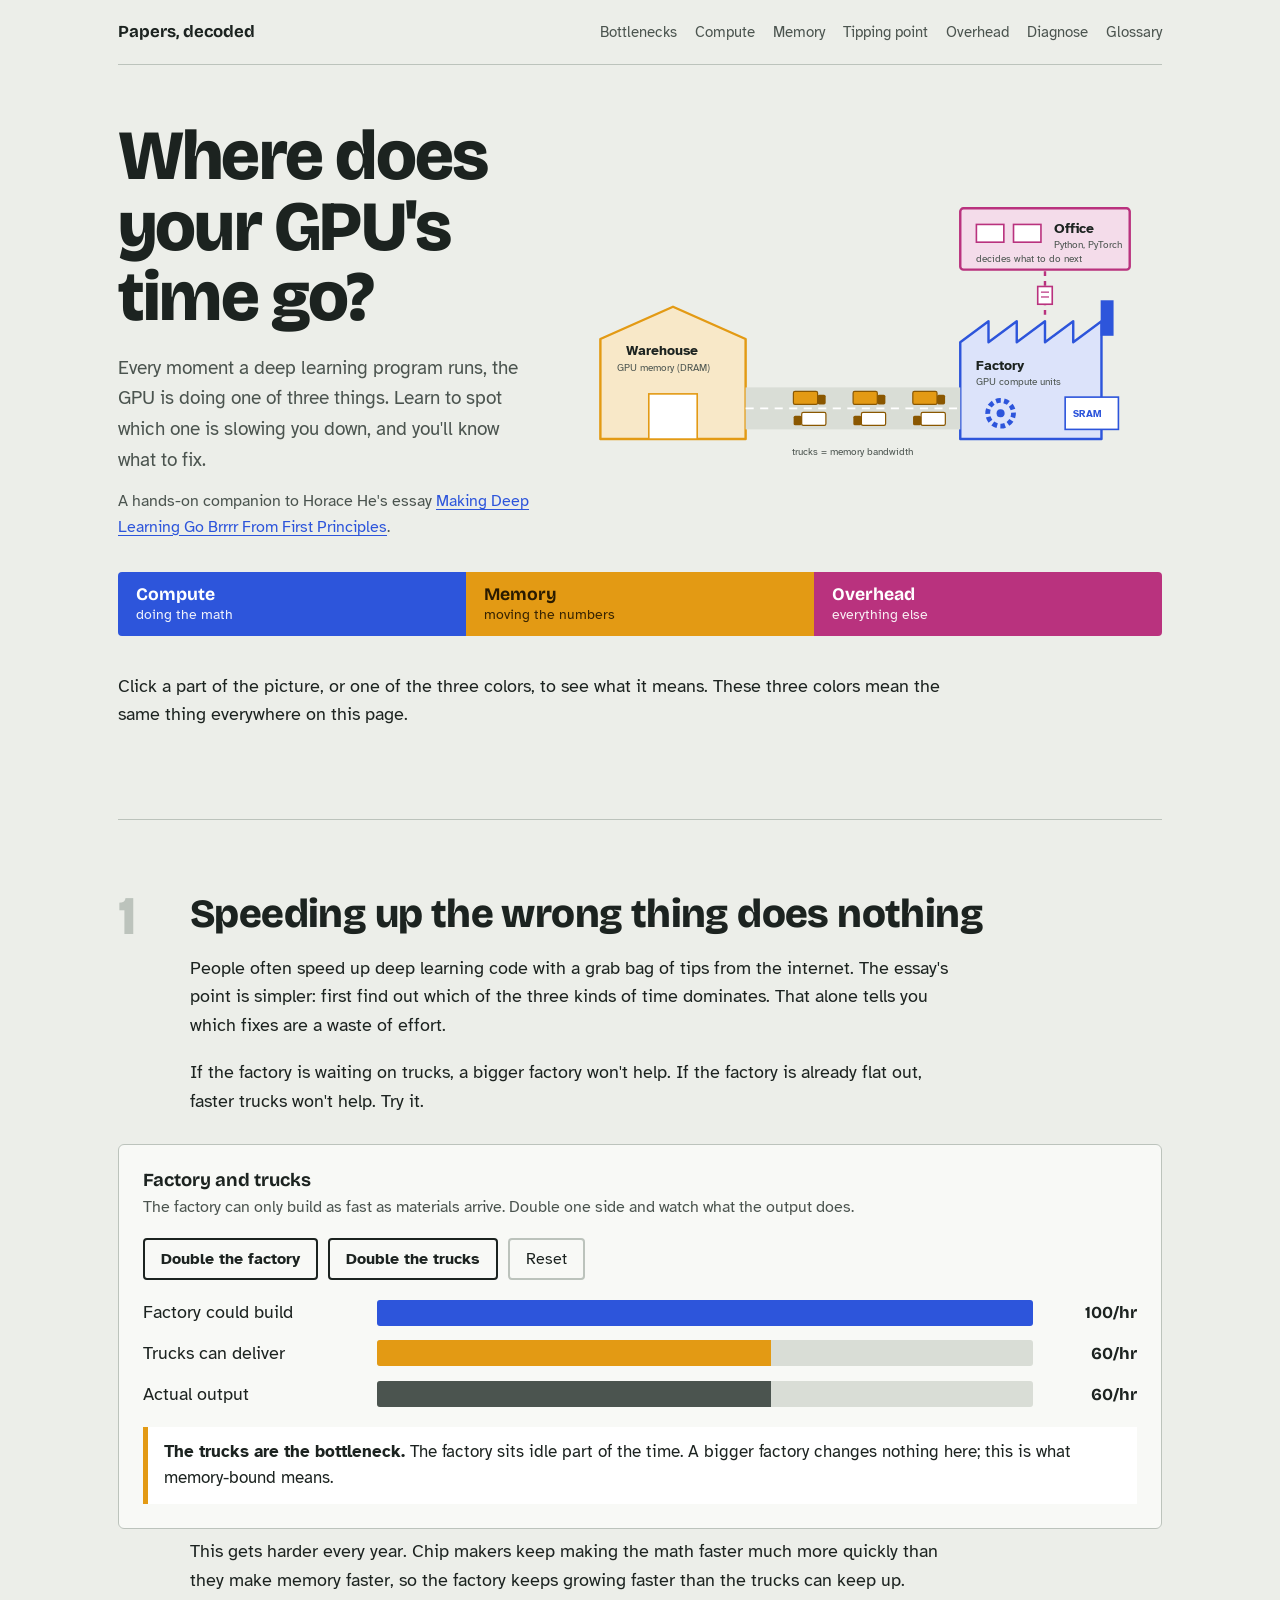
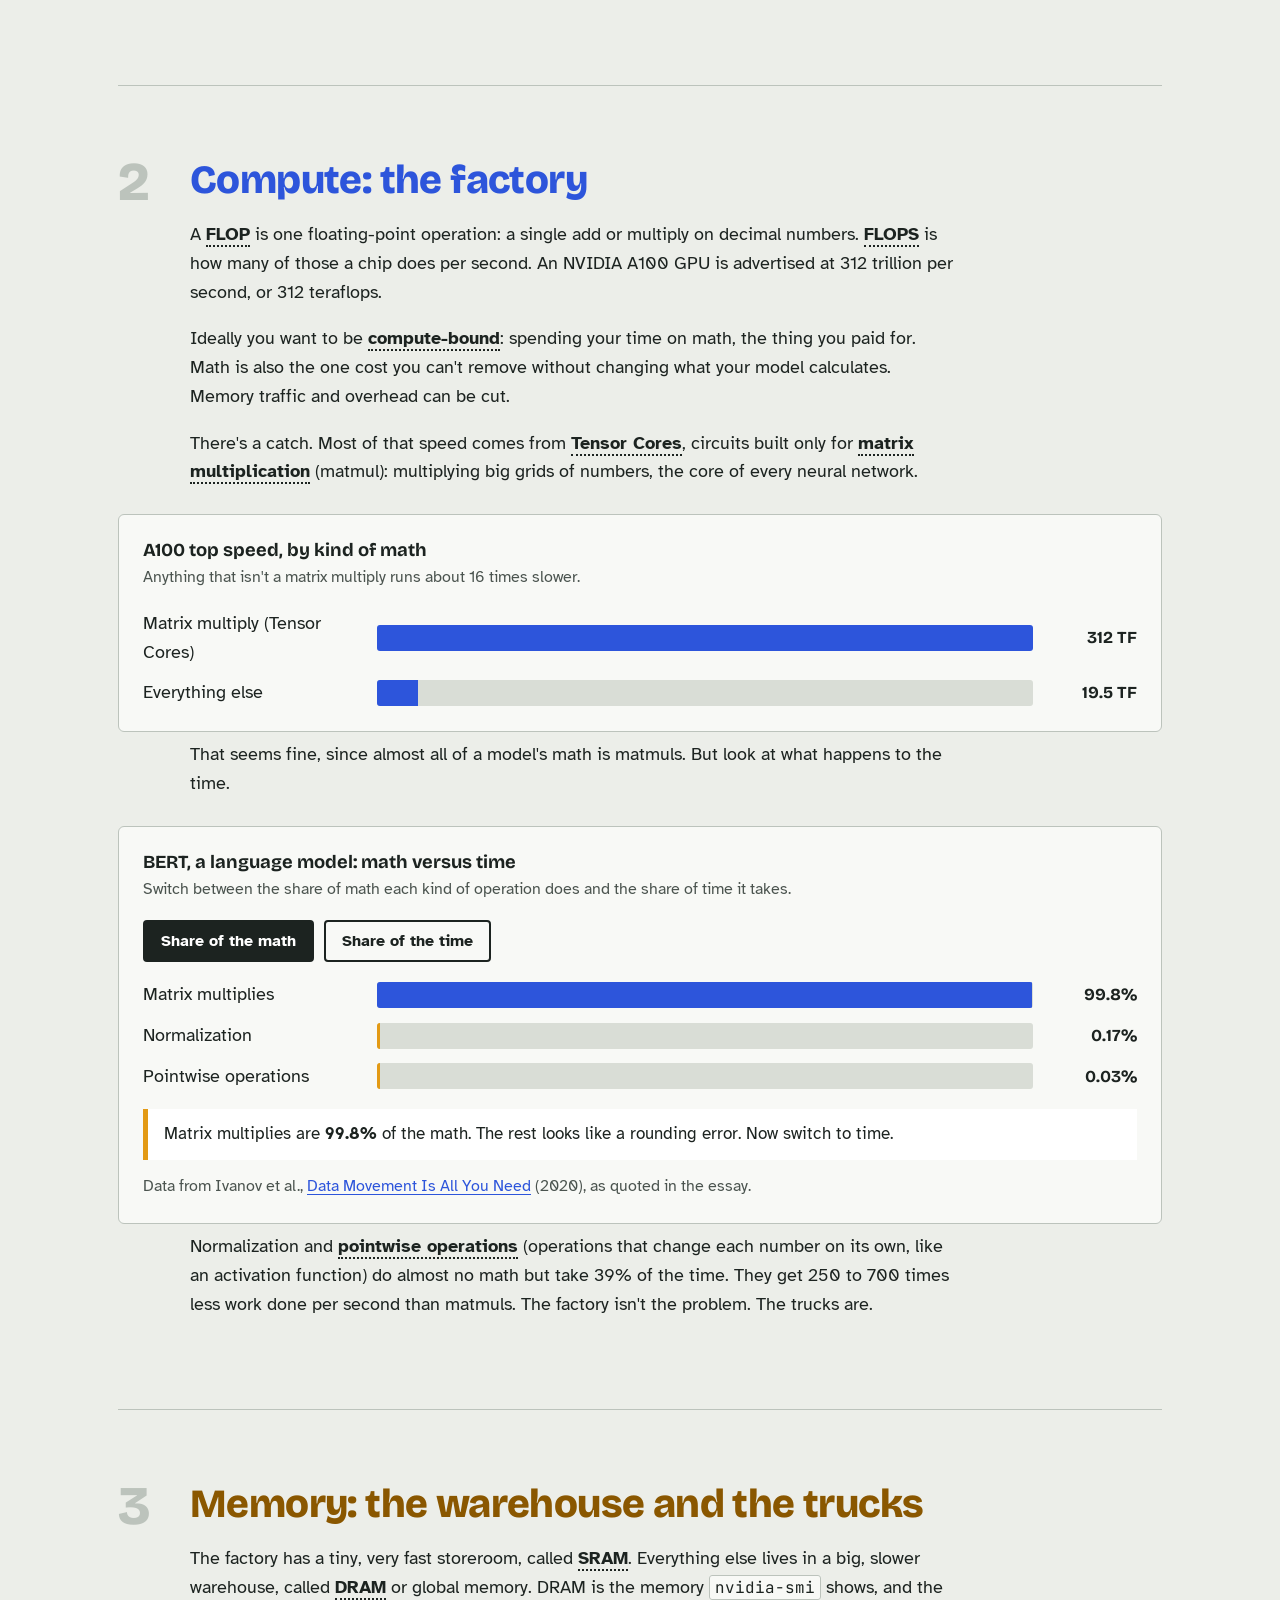
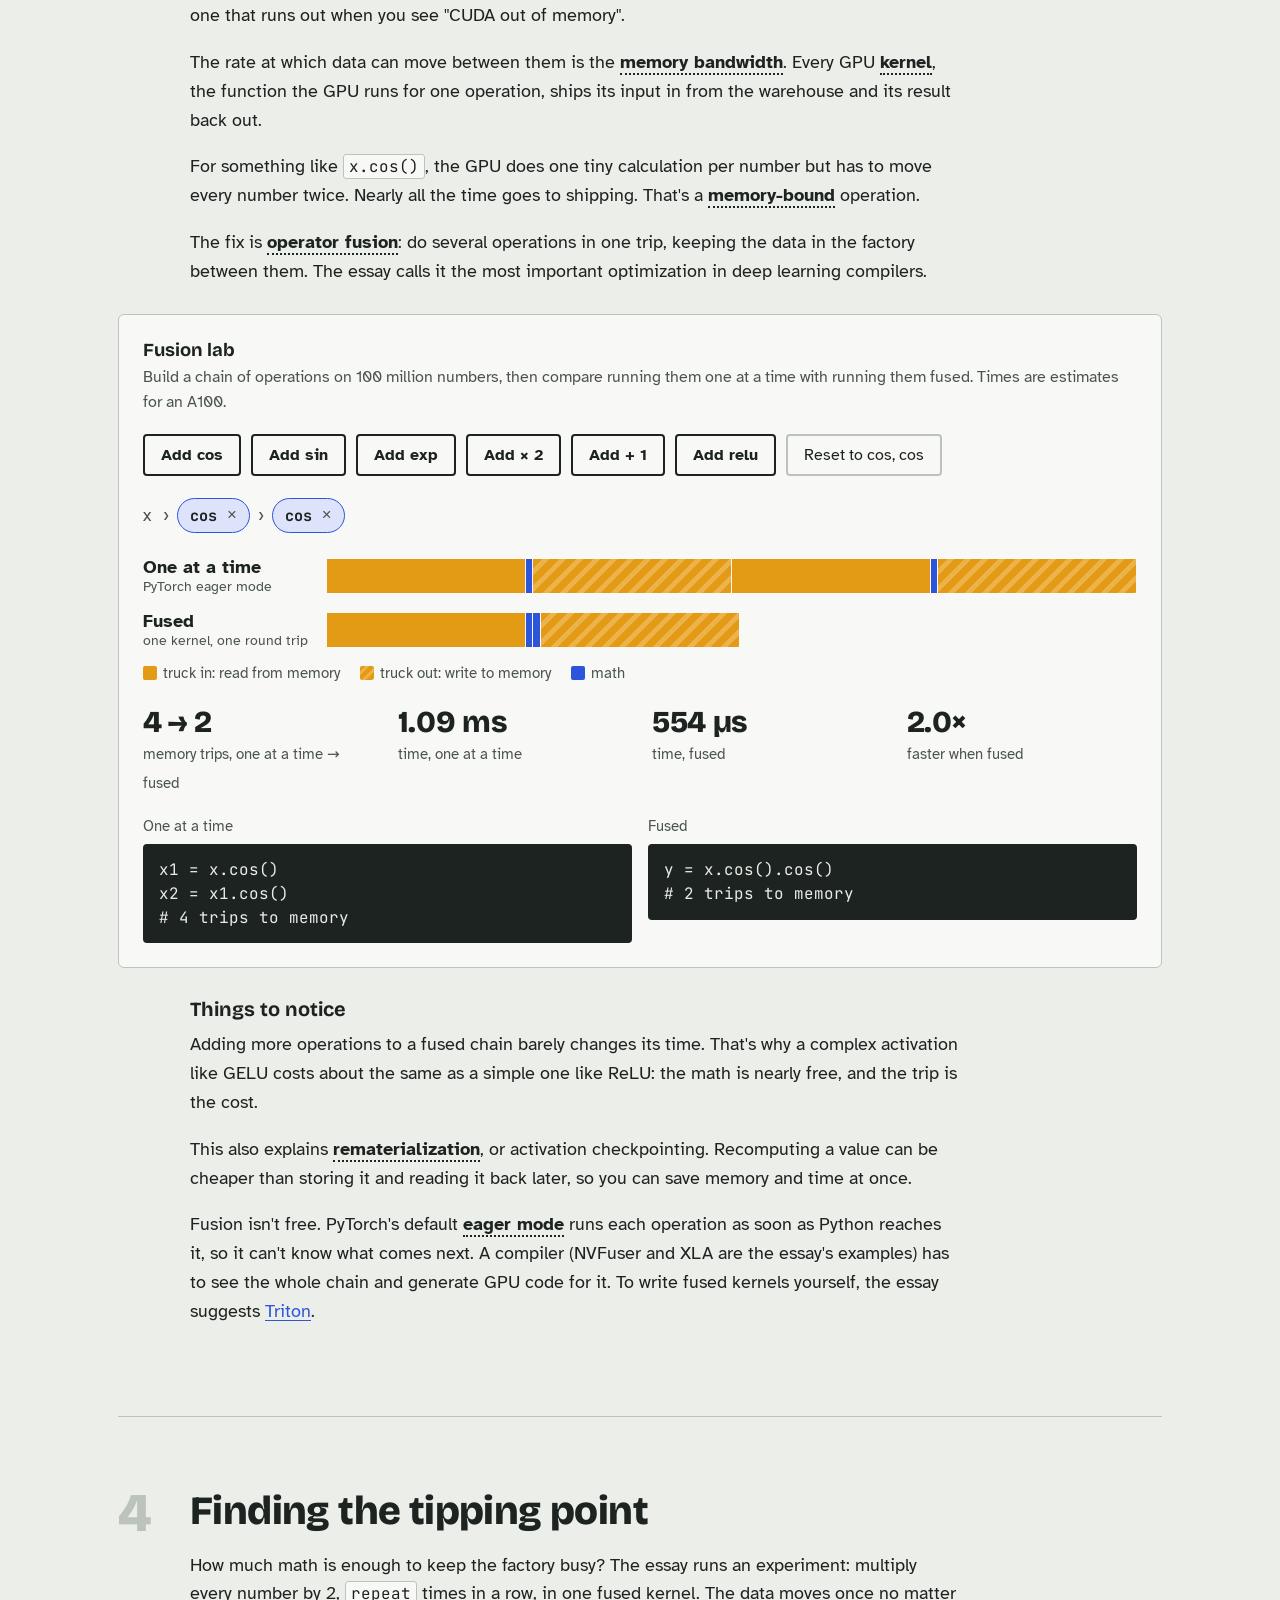
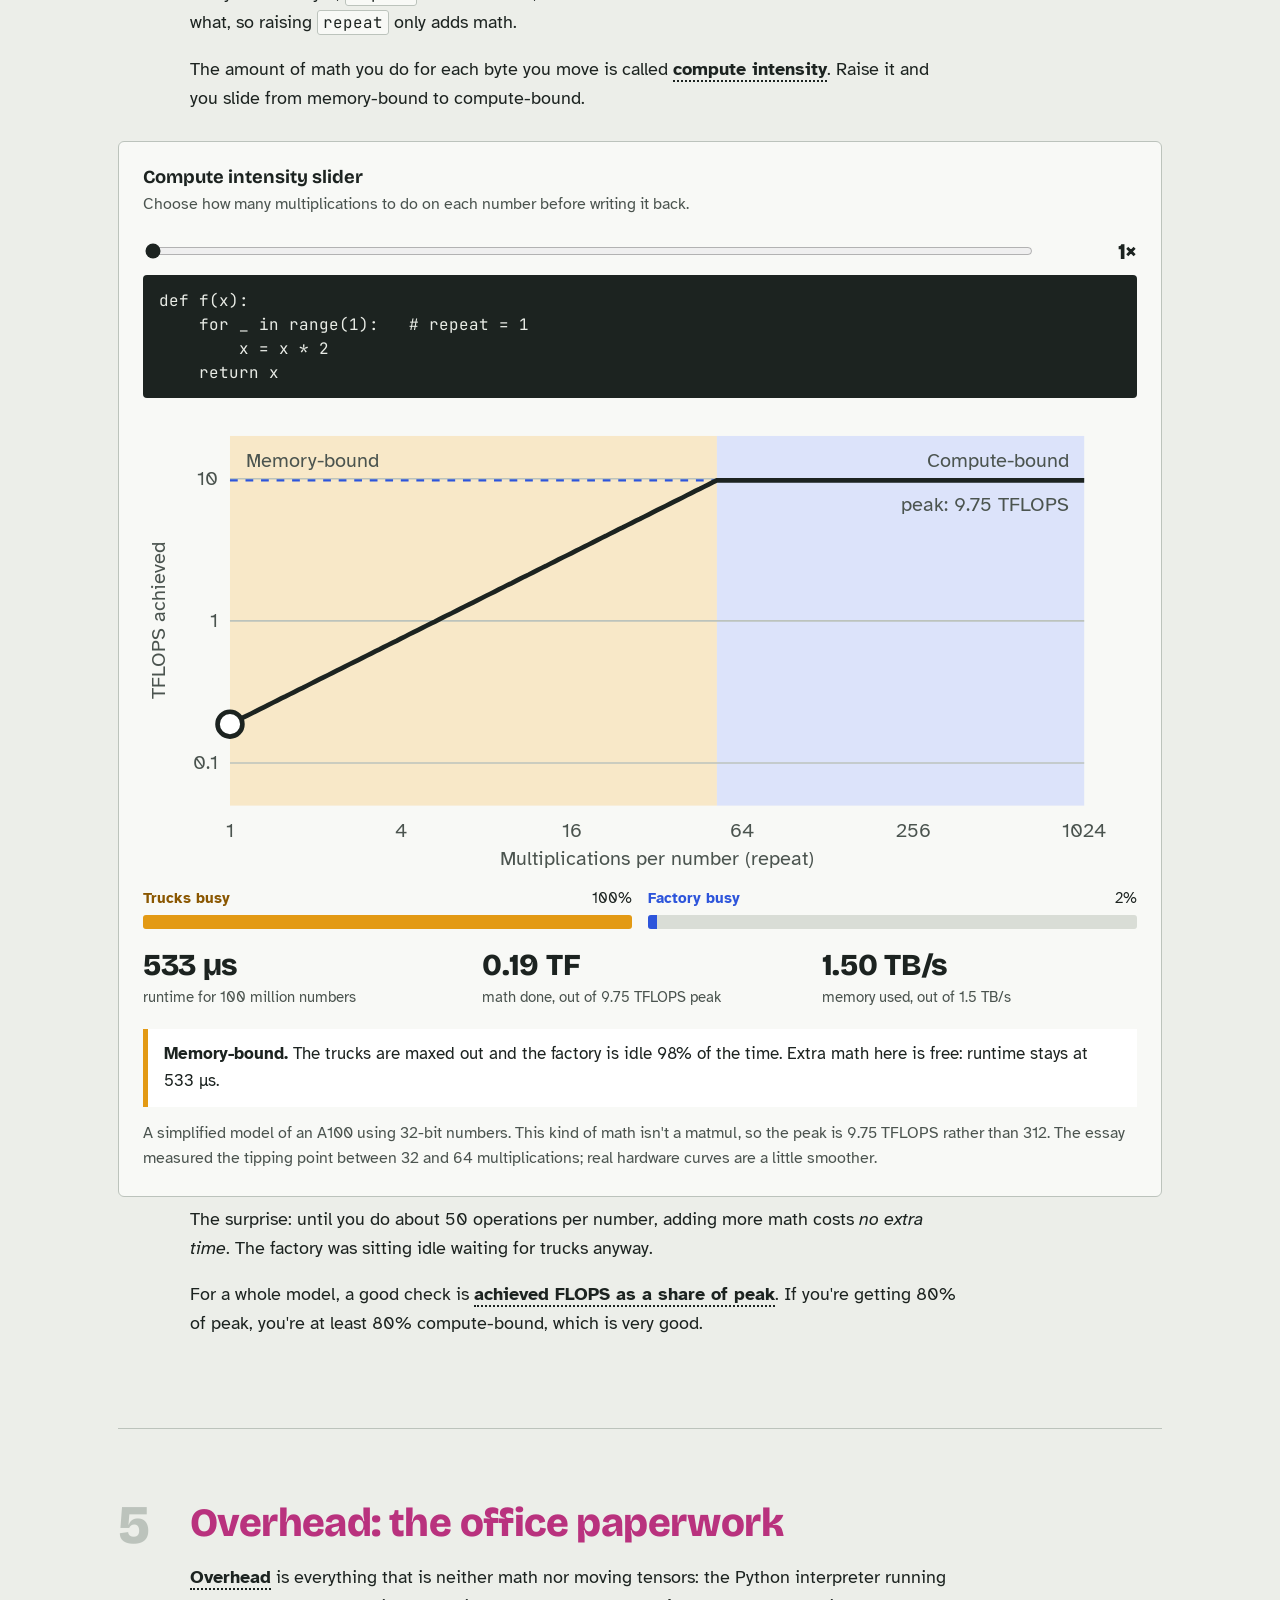
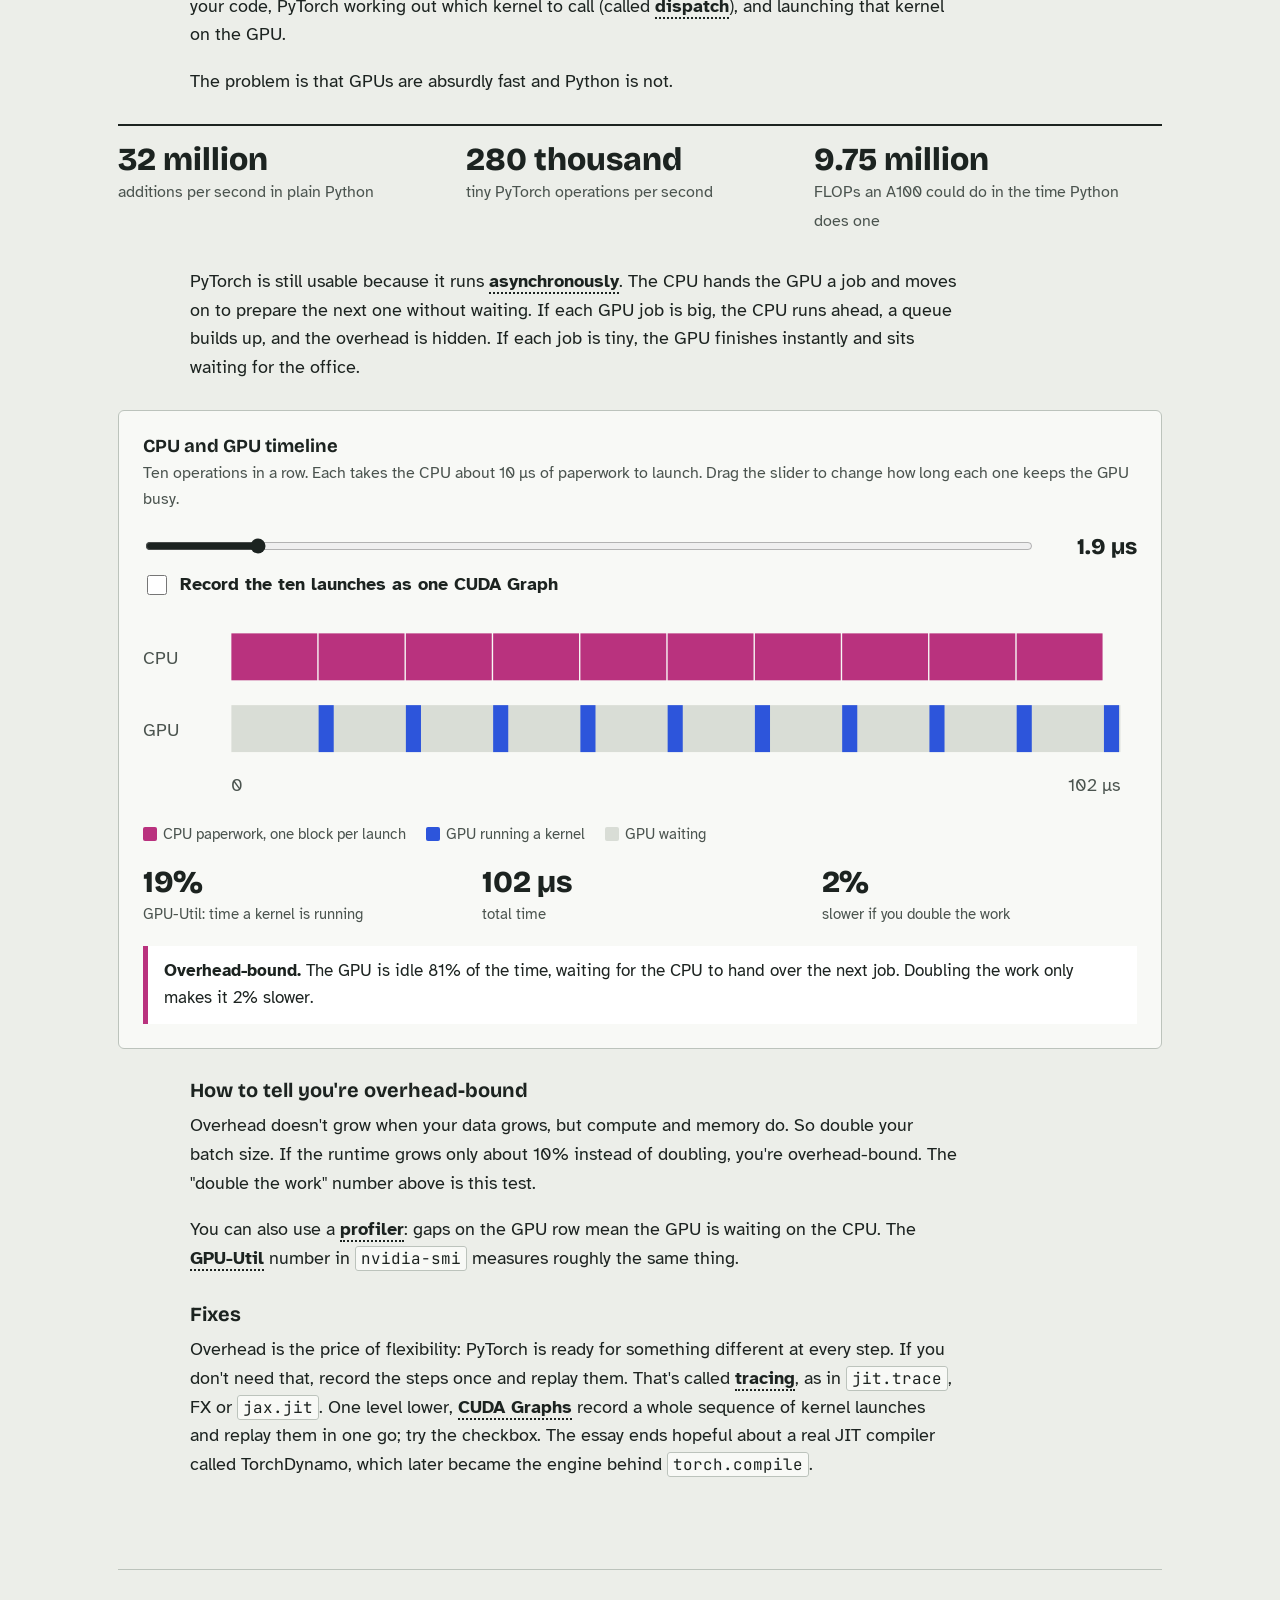
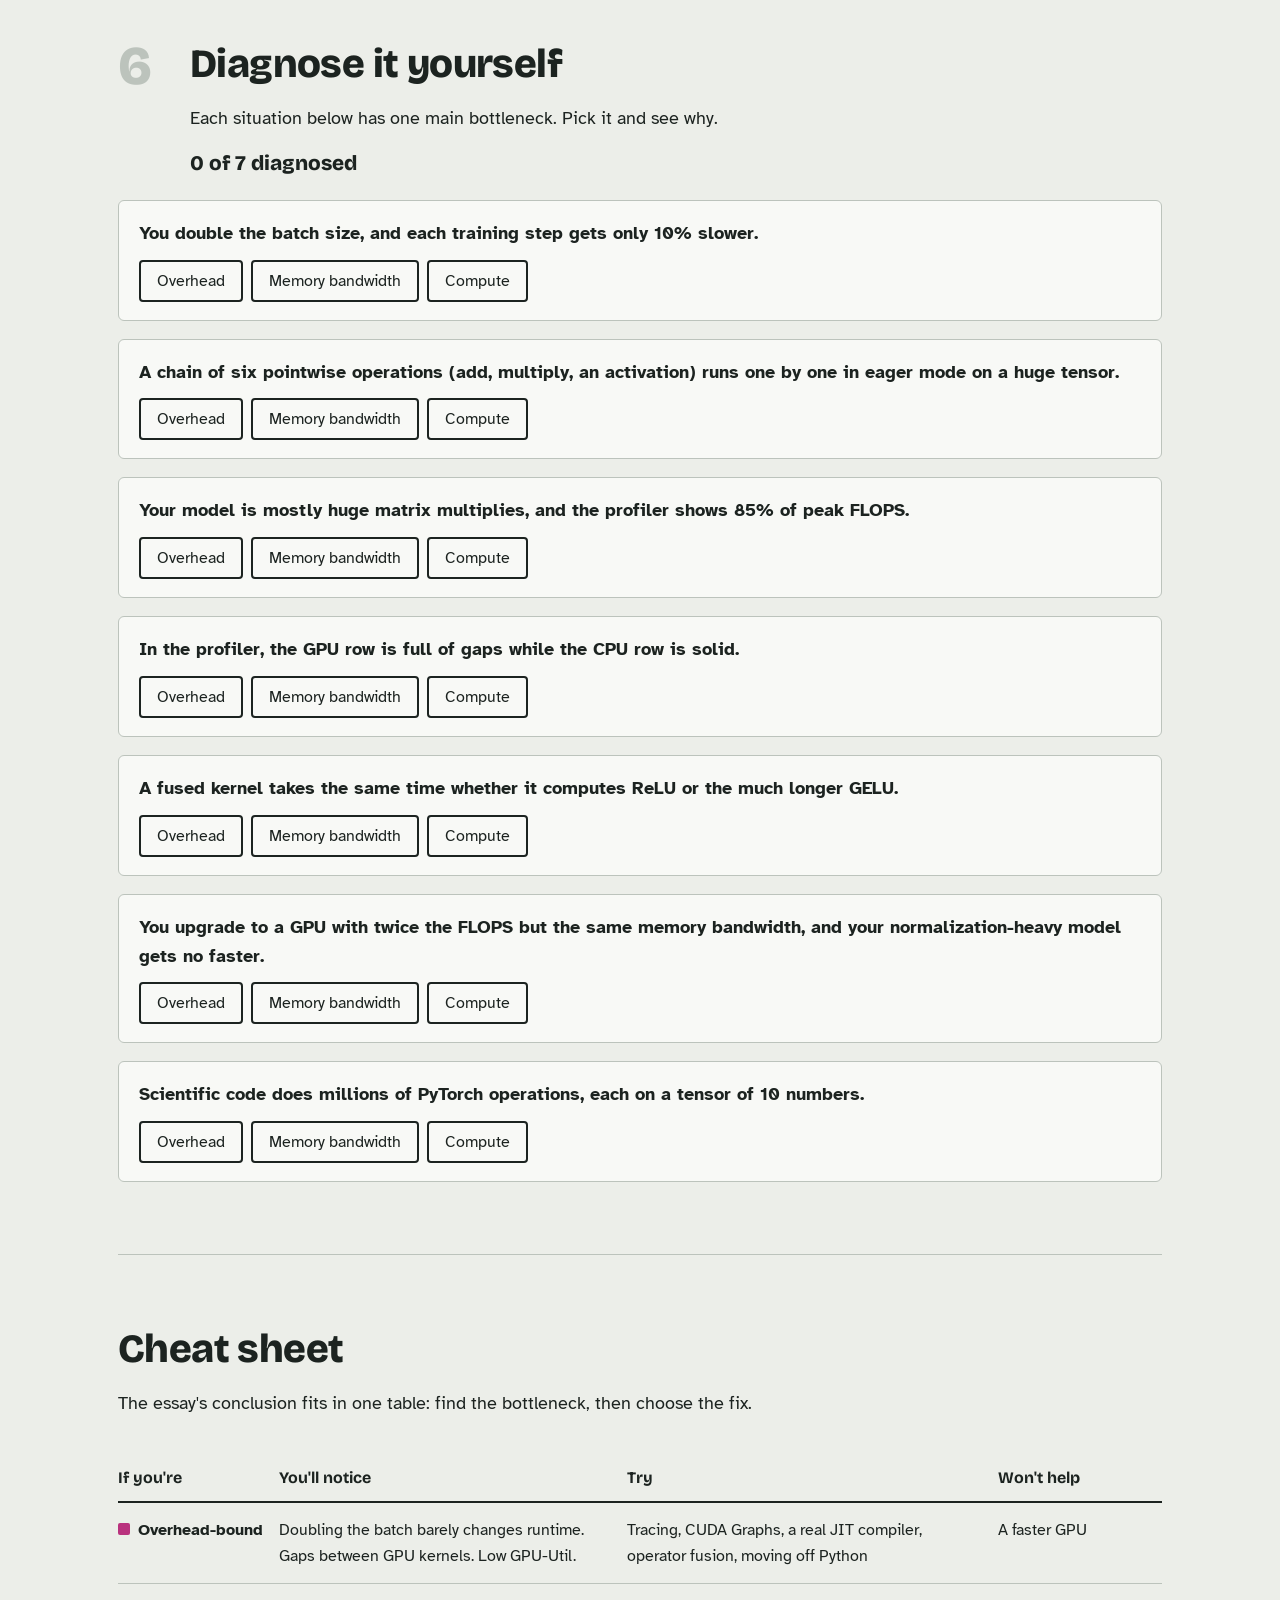
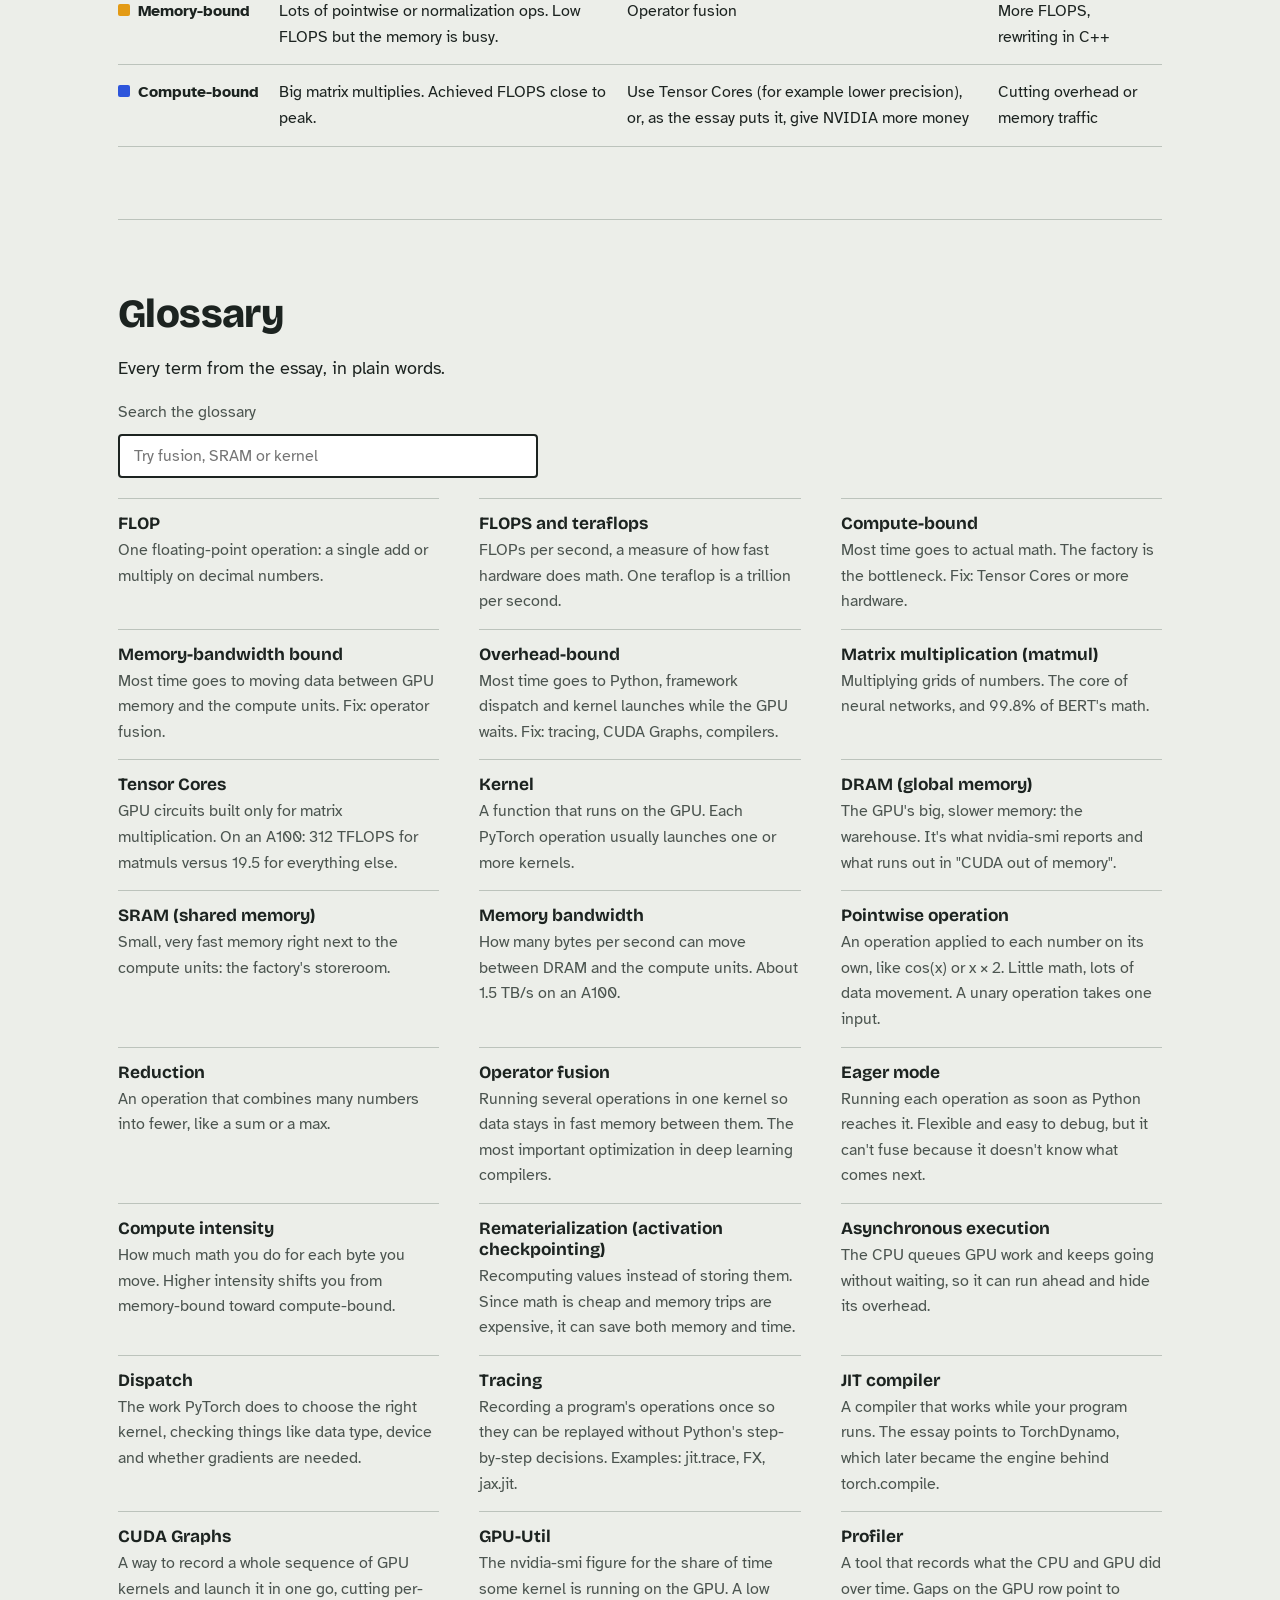
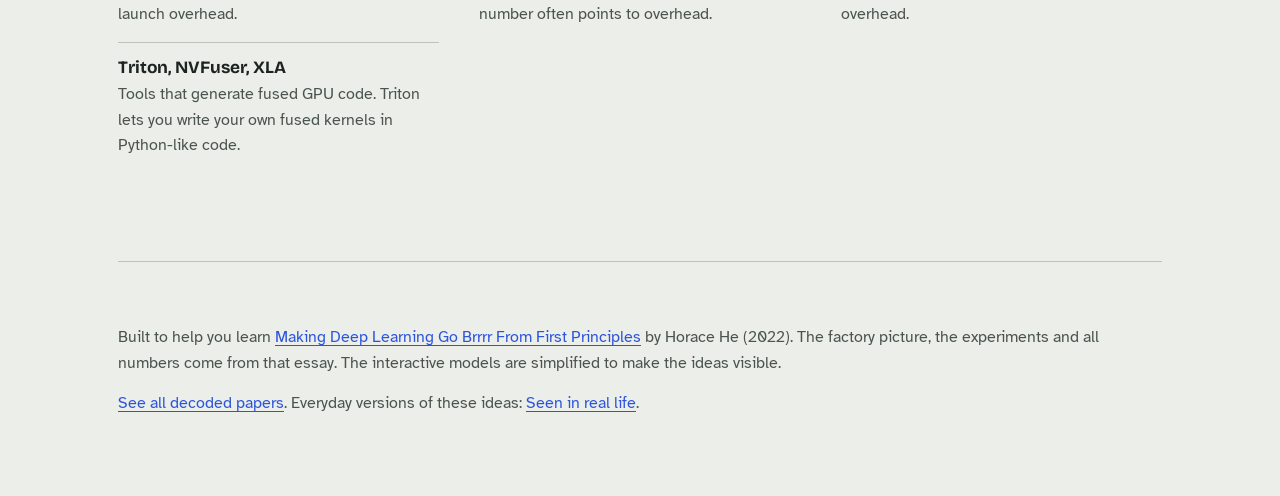
<file: brrr/index.html>
<!doctype html>
<html lang="en">
<head>
<meta charset="utf-8">
<meta name="viewport" content="width=device-width, initial-scale=1">
<title>Where does your GPU's time go? A hands-on guide to "Making Deep Learning Go Brrrr"</title>
<link rel="preconnect" href="https://fonts.googleapis.com">
<link rel="preconnect" href="https://fonts.gstatic.com" crossorigin>
<link href="https://fonts.googleapis.com/css2?family=Atkinson+Hyperlegible:ital,wght@0,400;0,700;1,400&family=Bricolage+Grotesque:opsz,wght@12..96,700;12..96,800&family=JetBrains+Mono:wght@400;700&display=swap" rel="stylesheet">
<link rel="stylesheet" href="styles.css">
</head>
<body>
<div class="wrap">

<header class="top">
  <a class="brand" href="../">Papers, decoded</a>
  <nav aria-label="Chapters">
    <a href="#wrong-thing">Bottlenecks</a>
    <a href="#compute">Compute</a>
    <a href="#memory">Memory</a>
    <a href="#tipping">Tipping point</a>
    <a href="#overhead">Overhead</a>
    <a href="#diagnose">Diagnose</a>
    <a href="#glossary">Glossary</a>
  </nav>
</header>

<main>
<section class="hero" aria-labelledby="title">
  <div>
    <h1 id="title">Where does your GPU's time go?</h1>
    <p class="lede">Every moment a deep learning program runs, the GPU is doing one of three things. Learn to spot which one is slowing you down, and you'll know what to fix.</p>
    <p class="source">A hands-on companion to Horace He's essay <a href="https://horace.io/brrr_intro.html" target="_blank" rel="noopener">Making Deep Learning Go Brrrr From First Principles</a>.</p>
  </div>

  <svg class="scene" viewBox="0 0 720 330" role="img" aria-labelledby="scene-title">
    <title id="scene-title">A factory (compute) gets materials by truck from a warehouse (memory) and instructions from an office (overhead)</title>
    <!-- Office: overhead -->
    <g class="part" data-part="overhead" tabindex="0" role="button" aria-label="Overhead: the office">
      <rect class="outline" x="470" y="14" width="210" height="76" rx="4" fill="#F4DCEA" stroke="#B9327E" stroke-width="3"/>
      <rect x="490" y="34" width="34" height="22" fill="#fff" stroke="#B9327E" stroke-width="2"/>
      <rect x="536" y="34" width="34" height="22" fill="#fff" stroke="#B9327E" stroke-width="2"/>
      <text x="586" y="44" font-size="17" font-weight="700" fill="#1C2320">Office</text>
      <text x="586" y="63" font-size="13" fill="#4B544F">Python, PyTorch</text>
      <text x="490" y="80" font-size="12" fill="#4B544F">decides what to do next</text>
      <line x1="575" y1="92" x2="575" y2="150" stroke="#B9327E" stroke-width="3" stroke-dasharray="6 6"/>
      <g id="paper"><rect x="566" y="100" width="18" height="22" fill="#fff" stroke="#B9327E" stroke-width="2"/><line x1="570" y1="107" x2="580" y2="107" stroke="#B9327E" stroke-width="1.5"/><line x1="570" y1="113" x2="580" y2="113" stroke="#B9327E" stroke-width="1.5"/></g>
    </g>
    <!-- Factory: compute -->
    <g class="part" data-part="compute" tabindex="0" role="button" aria-label="Compute: the factory">
      <path class="outline" d="M470 300 V180 l35 -26 v26 l35 -26 v26 l35 -26 v26 l35 -26 v26 l35 -26 V300 Z" fill="#DCE3FA" stroke="#2D55DB" stroke-width="3" stroke-linejoin="round"/>
      <rect x="644" y="128" width="16" height="44" fill="#2D55DB"/>
      <text x="490" y="214" font-size="17" font-weight="700" fill="#1C2320">Factory</text>
      <text x="490" y="233" font-size="13" fill="#4B544F">GPU compute units</text>
      <rect x="600" y="248" width="66" height="40" fill="#fff" stroke="#2D55DB" stroke-width="2"/>
      <text x="610" y="273" font-size="12" fill="#2D55DB" font-weight="700">SRAM</text>
      <g id="gear" transform="translate(520 268)"><circle r="16" fill="none" stroke="#2D55DB" stroke-width="6" stroke-dasharray="6 4"/><circle r="5" fill="#2D55DB"/></g>
    </g>
    <!-- Warehouse + road: memory -->
    <g class="part" data-part="memory" tabindex="0" role="button" aria-label="Memory bandwidth: the warehouse and trucks">
      <path class="outline" d="M24 300 V176 L114 136 L204 176 V300 Z" fill="#F8E8C8" stroke="#E39A14" stroke-width="3" stroke-linejoin="round"/>
      <rect x="84" y="244" width="60" height="56" fill="#fff" stroke="#E39A14" stroke-width="2"/>
      <text x="56" y="196" font-size="17" font-weight="700" fill="#1C2320">Warehouse</text>
      <text x="44" y="216" font-size="13" fill="#4B544F">GPU memory (DRAM)</text>
      <rect x="204" y="236" width="266" height="52" fill="#D9DDD6"/>
      <line x1="204" y1="262" x2="470" y2="262" stroke="#fff" stroke-width="2" stroke-dasharray="10 8"/>
      <text x="262" y="320" font-size="13" fill="#4B544F">trucks = memory bandwidth</text>
      <g id="trucks"></g>
    </g>
  </svg>
</section>

<div class="timebar" role="group" aria-label="Choose one of the three kinds of time">
  <button class="t-compute" data-part="compute" aria-pressed="false">Compute<span>doing the math</span></button>
  <button class="t-memory" data-part="memory" aria-pressed="false">Memory<span>moving the numbers</span></button>
  <button class="t-overhead" data-part="overhead" aria-pressed="false">Overhead<span>everything else</span></button>
</div>
<div class="explain" id="explain" aria-live="polite">
  <p>Click a part of the picture, or one of the three colors, to see what it means. These three colors mean the same thing everywhere on this page.</p>
</div>

<!-- 1 -->
<section class="chapter" id="wrong-thing">
  <div class="chapter-head"><span class="num">1</span><h2>Speeding up the wrong thing does nothing</h2></div>
  <div class="indent prose">
    <p>People often speed up deep learning code with a grab bag of tips from the internet. The essay's point is simpler: first find out which of the three kinds of time dominates. That alone tells you which fixes are a waste of effort.</p>
    <p>If the factory is waiting on trucks, a bigger factory won't help. If the factory is already flat out, faster trucks won't help. Try it.</p>
  </div>
  <div class="bench">
    <p class="bench-title">Factory and trucks</p>
    <p class="bench-help">The factory can only build as fast as materials arrive. Double one side and watch what the output does.</p>
    <div class="controls">
      <button class="btn" id="dbl-factory">Double the factory</button>
      <button class="btn" id="dbl-trucks">Double the trucks</button>
      <button class="btn quiet" id="reset-ft">Reset</button>
    </div>
    <div class="hbars">
      <div class="hbar"><span class="name">Factory could build</span><div class="track"><div class="fill compute" id="ft-f"></div></div><span class="val" id="ft-fv"></span></div>
      <div class="hbar"><span class="name">Trucks can deliver</span><div class="track"><div class="fill memory" id="ft-t"></div></div><span class="val" id="ft-tv"></span></div>
      <div class="hbar"><span class="name">Actual output</span><div class="track"><div class="fill ink" id="ft-o"></div></div><span class="val" id="ft-ov"></span></div>
    </div>
    <div class="verdict" id="ft-verdict"></div>
  </div>
  <div class="indent prose">
    <p>This gets harder every year. Chip makers keep making the math faster much more quickly than they make memory faster, so the factory keeps growing faster than the trucks can keep up.</p>
  </div>
</section>

<!-- 2 -->
<section class="chapter" id="compute">
  <div class="chapter-head"><span class="num">2</span><h2 class="c-compute">Compute: the factory</h2></div>
  <div class="indent prose">
    <p>A <dfn>FLOP</dfn> is one floating-point operation: a single add or multiply on decimal numbers. <dfn>FLOPS</dfn> is how many of those a chip does per second. An NVIDIA A100 GPU is advertised at 312 trillion per second, or 312 teraflops.</p>
    <p>Ideally you want to be <dfn>compute-bound</dfn>: spending your time on math, the thing you paid for. Math is also the one cost you can't remove without changing what your model calculates. Memory traffic and overhead can be cut.</p>
    <p>There's a catch. Most of that speed comes from <dfn>Tensor Cores</dfn>, circuits built only for <dfn>matrix multiplication</dfn> (matmul): multiplying big grids of numbers, the core of every neural network.</p>
  </div>
  <div class="bench">
    <p class="bench-title">A100 top speed, by kind of math</p>
    <p class="bench-help">Anything that isn't a matrix multiply runs about 16 times slower.</p>
    <div class="hbars">
      <div class="hbar"><span class="name">Matrix multiply (Tensor Cores)</span><div class="track"><div class="fill compute" style="width:100%"></div></div><span class="val">312 TF</span></div>
      <div class="hbar"><span class="name">Everything else</span><div class="track"><div class="fill compute" style="width:6.25%"></div></div><span class="val">19.5 TF</span></div>
    </div>
  </div>
  <div class="indent prose">
    <p>That seems fine, since almost all of a model's math is matmuls. But look at what happens to the time.</p>
  </div>
  <div class="bench">
    <p class="bench-title">BERT, a language model: math versus time</p>
    <p class="bench-help">Switch between the share of math each kind of operation does and the share of time it takes.</p>
    <div class="controls" role="group" aria-label="Show share of">
      <button class="btn" id="bert-flops" aria-pressed="true">Share of the math</button>
      <button class="btn" id="bert-time" aria-pressed="false">Share of the time</button>
    </div>
    <div class="hbars" id="bert"></div>
    <div class="verdict memory" id="bert-note"></div>
    <p class="bench-help" style="margin:14px 0 0">Data from Ivanov et al., <a href="https://arxiv.org/abs/2007.00072" target="_blank" rel="noopener">Data Movement Is All You Need</a> (2020), as quoted in the essay.</p>
  </div>
  <div class="indent prose">
    <p>Normalization and <dfn>pointwise operations</dfn> (operations that change each number on its own, like an activation function) do almost no math but take 39% of the time. They get 250 to 700 times less work done per second than matmuls. The factory isn't the problem. The trucks are.</p>
  </div>
</section>

<!-- 3 -->
<section class="chapter" id="memory">
  <div class="chapter-head"><span class="num">3</span><h2 class="c-memory">Memory: the warehouse and the trucks</h2></div>
  <div class="indent prose">
    <p>The factory has a tiny, very fast storeroom, called <dfn>SRAM</dfn>. Everything else lives in a big, slower warehouse, called <dfn>DRAM</dfn> or global memory. DRAM is the memory <code>nvidia-smi</code> shows, and the one that runs out when you see "CUDA out of memory".</p>
    <p>The rate at which data can move between them is the <dfn>memory bandwidth</dfn>. Every GPU <dfn>kernel</dfn>, the function the GPU runs for one operation, ships its input in from the warehouse and its result back out.</p>
    <p>For something like <code>x.cos()</code>, the GPU does one tiny calculation per number but has to move every number twice. Nearly all the time goes to shipping. That's a <dfn>memory-bound</dfn> operation.</p>
    <p>The fix is <dfn>operator fusion</dfn>: do several operations in one trip, keeping the data in the factory between them. The essay calls it the most important optimization in deep learning compilers.</p>
  </div>
  <div class="bench">
    <p class="bench-title">Fusion lab</p>
    <p class="bench-help">Build a chain of operations on 100 million numbers, then compare running them one at a time with running them fused. Times are estimates for an A100.</p>
    <div class="controls" id="op-buttons" aria-label="Add an operation"></div>
    <div class="chain" id="chain" aria-live="polite"></div>
    <div class="lanes">
      <div class="lane-row"><div class="name">One at a time<span>PyTorch eager mode</span></div><div class="track-line" id="lane-eager"></div></div>
      <div class="lane-row"><div class="name">Fused<span>one kernel, one round trip</span></div><div class="track-line" id="lane-fused"></div></div>
    </div>
    <div class="legend"><span><i style="background:var(--memory)"></i>truck in: read from memory</span><span><i style="background:repeating-linear-gradient(135deg,var(--memory) 0 4px,#EDB24A 4px 7px)"></i>truck out: write to memory</span><span><i style="background:var(--compute)"></i>math</span></div>
    <div class="stats">
      <div class="stat"><b id="fz-trips"></b><span>memory trips, one at a time → fused</span></div>
      <div class="stat"><b id="fz-eager"></b><span>time, one at a time</span></div>
      <div class="stat"><b id="fz-fused"></b><span>time, fused</span></div>
      <div class="stat"><b id="fz-speed"></b><span>faster when fused</span></div>
    </div>
    <div class="code-pair">
      <figure><figcaption>One at a time</figcaption><pre id="code-eager"></pre></figure>
      <figure><figcaption>Fused</figcaption><pre id="code-fused"></pre></figure>
    </div>
  </div>
  <div class="indent prose">
    <h3>Things to notice</h3>
    <p>Adding more operations to a fused chain barely changes its time. That's why a complex activation like GELU costs about the same as a simple one like ReLU: the math is nearly free, and the trip is the cost.</p>
    <p>This also explains <dfn>rematerialization</dfn>, or activation checkpointing. Recomputing a value can be cheaper than storing it and reading it back later, so you can save memory and time at once.</p>
    <p>Fusion isn't free. PyTorch's default <dfn>eager mode</dfn> runs each operation as soon as Python reaches it, so it can't know what comes next. A compiler (NVFuser and XLA are the essay's examples) has to see the whole chain and generate GPU code for it. To write fused kernels yourself, the essay suggests <a href="https://openai.com/research/triton" target="_blank" rel="noopener">Triton</a>.</p>
  </div>
</section>

<!-- 4 -->
<section class="chapter" id="tipping">
  <div class="chapter-head"><span class="num">4</span><h2>Finding the tipping point</h2></div>
  <div class="indent prose">
    <p>How much math is enough to keep the factory busy? The essay runs an experiment: multiply every number by 2, <code>repeat</code> times in a row, in one fused kernel. The data moves once no matter what, so raising <code>repeat</code> only adds math.</p>
    <p>The amount of math you do for each byte you move is called <dfn>compute intensity</dfn>. Raise it and you slide from memory-bound to compute-bound.</p>
  </div>
  <div class="bench">
    <p class="bench-title">Compute intensity slider</p>
    <p class="bench-help">Choose how many multiplications to do on each number before writing it back.</p>
    <div class="slider-row">
      <input type="range" id="rep" min="0" max="10" step="0.25" value="0" aria-label="Multiplications per number">
      <span class="slider-val" id="rep-val"></span>
    </div>
    <pre id="rep-code"></pre>
    <svg class="chart" id="roof" viewBox="0 0 640 300" role="img" aria-label="Chart of achieved teraflops against multiplications per number"></svg>
    <div class="gauges">
      <div class="gauge"><div class="lbl"><span class="c-memory"><b>Trucks busy</b></span><span id="g-mem"></span></div><div class="track"><div class="fill memory" id="g-mem-f"></div></div></div>
      <div class="gauge"><div class="lbl"><span class="c-compute"><b>Factory busy</b></span><span id="g-cmp"></span></div><div class="track"><div class="fill compute" id="g-cmp-f"></div></div></div>
    </div>
    <div class="stats">
      <div class="stat"><b id="r-time"></b><span>runtime for 100 million numbers</span></div>
      <div class="stat"><b id="r-tf"></b><span>math done, out of 9.75 TFLOPS peak</span></div>
      <div class="stat"><b id="r-bw"></b><span>memory used, out of 1.5 TB/s</span></div>
    </div>
    <div class="verdict" id="r-verdict"></div>
    <p class="bench-help" style="margin:14px 0 0">A simplified model of an A100 using 32-bit numbers. This kind of math isn't a matmul, so the peak is 9.75 TFLOPS rather than 312. The essay measured the tipping point between 32 and 64 multiplications; real hardware curves are a little smoother.</p>
  </div>
  <div class="indent prose">
    <p>The surprise: until you do about 50 operations per number, adding more math costs <em>no extra time</em>. The factory was sitting idle waiting for trucks anyway.</p>
    <p>For a whole model, a good check is <dfn>achieved FLOPS as a share of peak</dfn>. If you're getting 80% of peak, you're at least 80% compute-bound, which is very good.</p>
  </div>
</section>

<!-- 5 -->
<section class="chapter" id="overhead">
  <div class="chapter-head"><span class="num">5</span><h2 class="c-overhead">Overhead: the office paperwork</h2></div>
  <div class="indent prose">
    <p><dfn>Overhead</dfn> is everything that is neither math nor moving tensors: the Python interpreter running your code, PyTorch working out which kernel to call (called <dfn>dispatch</dfn>), and launching that kernel on the GPU.</p>
    <p>The problem is that GPUs are absurdly fast and Python is not.</p>
  </div>
  <div class="bigfacts">
    <div><b>32 million</b><span>additions per second in plain Python</span></div>
    <div><b>280 thousand</b><span>tiny PyTorch operations per second</span></div>
    <div><b>9.75 million</b><span>FLOPs an A100 could do in the time Python does one</span></div>
  </div>
  <div class="indent prose">
    <p>PyTorch is still usable because it runs <dfn>asynchronously</dfn>. The CPU hands the GPU a job and moves on to prepare the next one without waiting. If each GPU job is big, the CPU runs ahead, a queue builds up, and the overhead is hidden. If each job is tiny, the GPU finishes instantly and sits waiting for the office.</p>
  </div>
  <div class="bench">
    <p class="bench-title">CPU and GPU timeline</p>
    <p class="bench-help">Ten operations in a row. Each takes the CPU about 10 µs of paperwork to launch. Drag the slider to change how long each one keeps the GPU busy.</p>
    <div class="slider-row">
      <input type="range" id="ksize" min="0" max="100" step="1" value="12" aria-label="GPU time per operation">
      <span class="slider-val" id="ksize-val"></span>
    </div>
    <label class="toggle"><input type="checkbox" id="graphs"> Record the ten launches as one CUDA Graph</label>
    <svg class="timeline" id="tl" viewBox="0 0 720 150" role="img" aria-label="Timeline of CPU and GPU activity"></svg>
    <div class="legend"><span><i style="background:var(--overhead)"></i>CPU paperwork, one block per launch</span><span><i style="background:var(--compute)"></i>GPU running a kernel</span><span><i style="background:var(--idle)"></i>GPU waiting</span></div>
    <div class="stats">
      <div class="stat"><b id="o-util"></b><span>GPU-Util: time a kernel is running</span></div>
      <div class="stat"><b id="o-total"></b><span>total time</span></div>
      <div class="stat"><b id="o-double"></b><span>slower if you double the work</span></div>
    </div>
    <div class="verdict" id="o-verdict"></div>
  </div>
  <div class="indent prose">
    <h3>How to tell you're overhead-bound</h3>
    <p>Overhead doesn't grow when your data grows, but compute and memory do. So double your batch size. If the runtime grows only about 10% instead of doubling, you're overhead-bound. The "double the work" number above is this test.</p>
    <p>You can also use a <dfn>profiler</dfn>: gaps on the GPU row mean the GPU is waiting on the CPU. The <dfn>GPU-Util</dfn> number in <code>nvidia-smi</code> measures roughly the same thing.</p>
    <h3>Fixes</h3>
    <p>Overhead is the price of flexibility: PyTorch is ready for something different at every step. If you don't need that, record the steps once and replay them. That's called <dfn>tracing</dfn>, as in <code>jit.trace</code>, FX or <code>jax.jit</code>. One level lower, <dfn>CUDA Graphs</dfn> record a whole sequence of kernel launches and replay them in one go; try the checkbox. The essay ends hopeful about a real JIT compiler called TorchDynamo, which later became the engine behind <code>torch.compile</code>.</p>
  </div>
</section>

<!-- 6 -->
<section class="chapter" id="diagnose">
  <div class="chapter-head"><span class="num">6</span><h2>Diagnose it yourself</h2></div>
  <div class="indent prose">
    <p>Each situation below has one main bottleneck. Pick it and see why.</p>
    <p class="score" id="score" aria-live="polite"></p>
  </div>
  <div class="quiz" id="quiz"></div>
</section>

<section class="chapter" id="cheatsheet">
  <h2>Cheat sheet</h2>
  <div class="prose"><p>The essay's conclusion fits in one table: find the bottleneck, then choose the fix.</p></div>
  <div class="table-scroll">
  <table>
    <thead><tr><th scope="col">If you're</th><th scope="col">You'll notice</th><th scope="col">Try</th><th scope="col">Won't help</th></tr></thead>
    <tbody>
      <tr><td><span class="sw" style="background:var(--overhead)"></span>Overhead-bound</td><td>Doubling the batch barely changes runtime. Gaps between GPU kernels. Low GPU-Util.</td><td>Tracing, CUDA Graphs, a real JIT compiler, operator fusion, moving off Python</td><td>A faster GPU</td></tr>
      <tr><td><span class="sw" style="background:var(--memory)"></span>Memory-bound</td><td>Lots of pointwise or normalization ops. Low FLOPS but the memory is busy.</td><td>Operator fusion</td><td>More FLOPS, rewriting in C++</td></tr>
      <tr><td><span class="sw" style="background:var(--compute)"></span>Compute-bound</td><td>Big matrix multiplies. Achieved FLOPS close to peak.</td><td>Use Tensor Cores (for example lower precision), or, as the essay puts it, give NVIDIA more money</td><td>Cutting overhead or memory traffic</td></tr>
    </tbody>
  </table>
  </div>
</section>

<section class="chapter" id="glossary">
  <h2>Glossary</h2>
  <div class="prose"><p>Every term from the essay, in plain words.</p></div>
  <label for="gfilter" class="bench-help" style="display:block;margin:0">Search the glossary</label>
  <input class="filter" id="gfilter" type="search" placeholder="Try fusion, SRAM or kernel">
  <dl class="glossary" id="gloss"></dl>
  <p class="empty" id="gempty" hidden>No terms match. Try a shorter word.</p>
</section>
</main>

<footer>
  <p>Built to help you learn <a href="https://horace.io/brrr_intro.html" target="_blank" rel="noopener">Making Deep Learning Go Brrrr From First Principles</a> by Horace He (2022). The factory picture, the experiments and all numbers come from that essay. The interactive models are simplified to make the ideas visible.</p>
  <p><a href="../">See all decoded papers</a>. Everyday versions of these ideas: <a href="../analogies/">Seen in real life</a>.</p>
</footer>
</div>
<script src="app.js"></script>
</body>
</html>
</file>
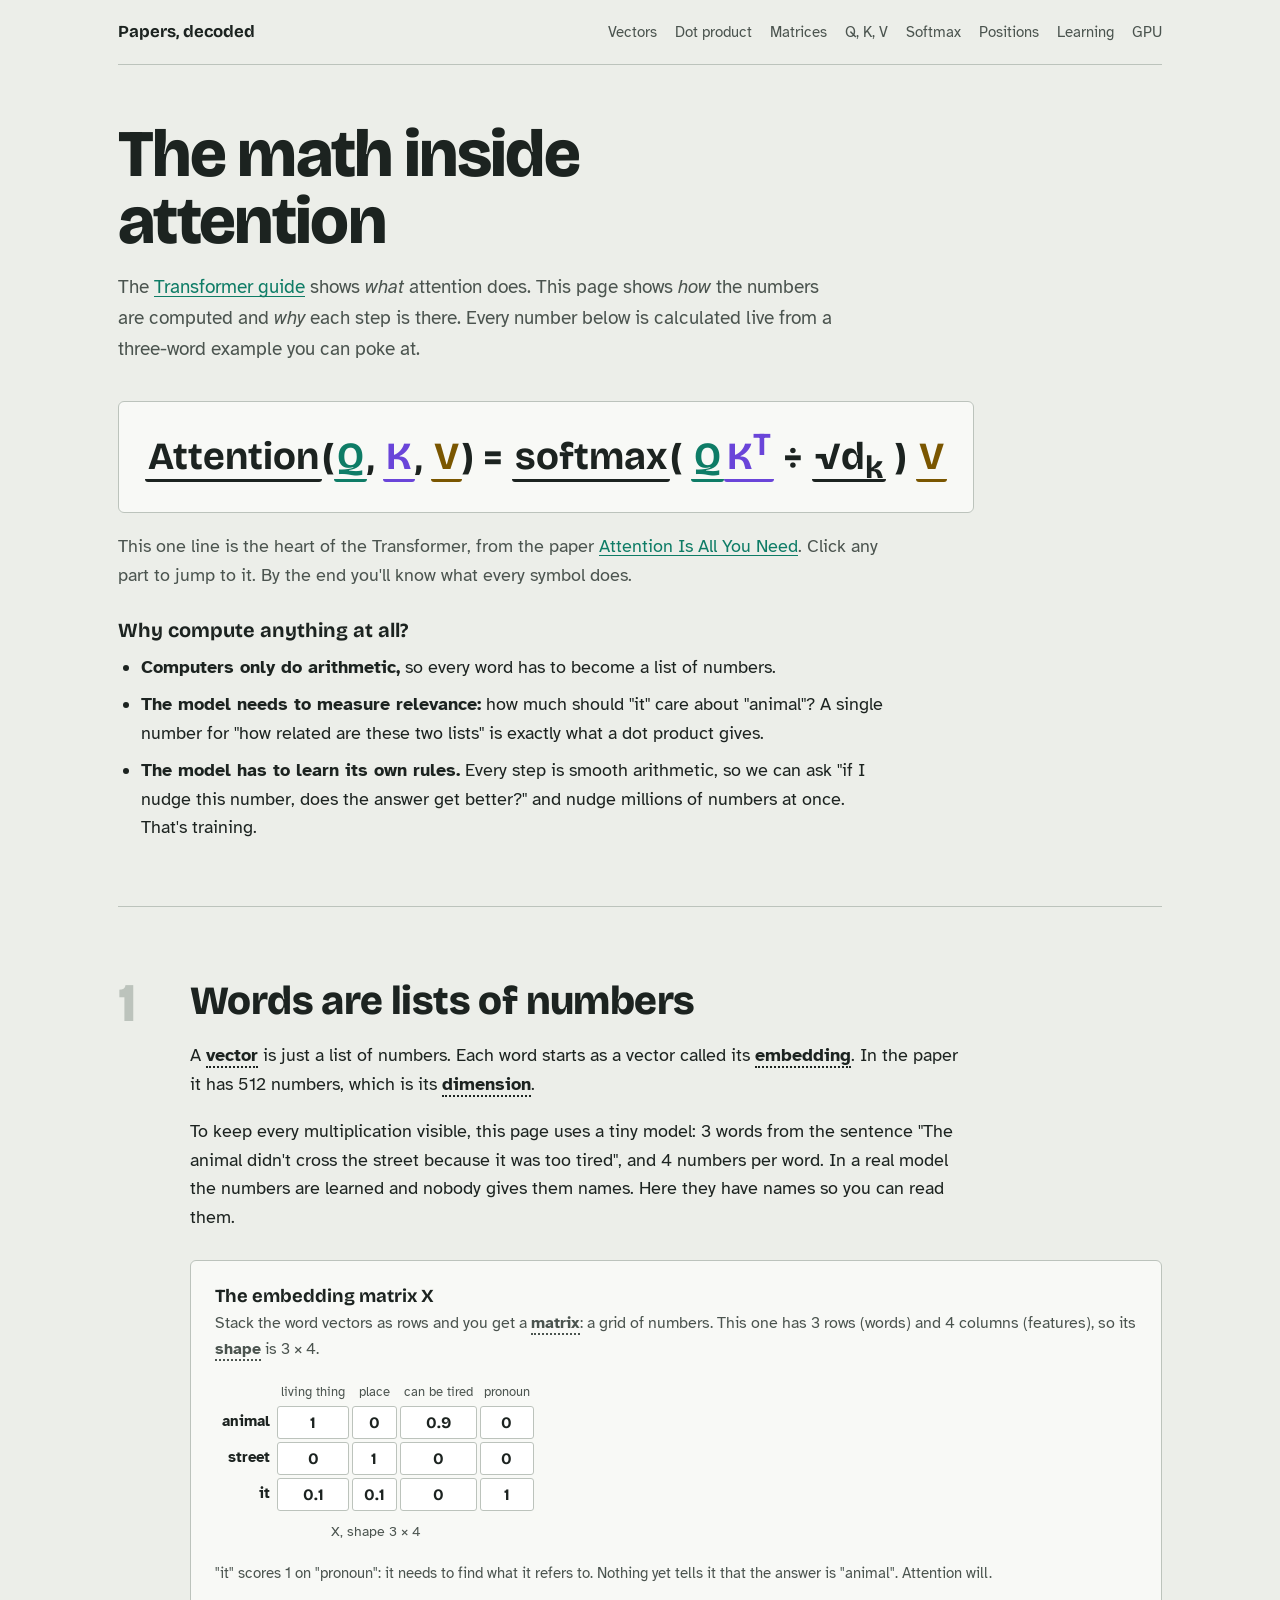
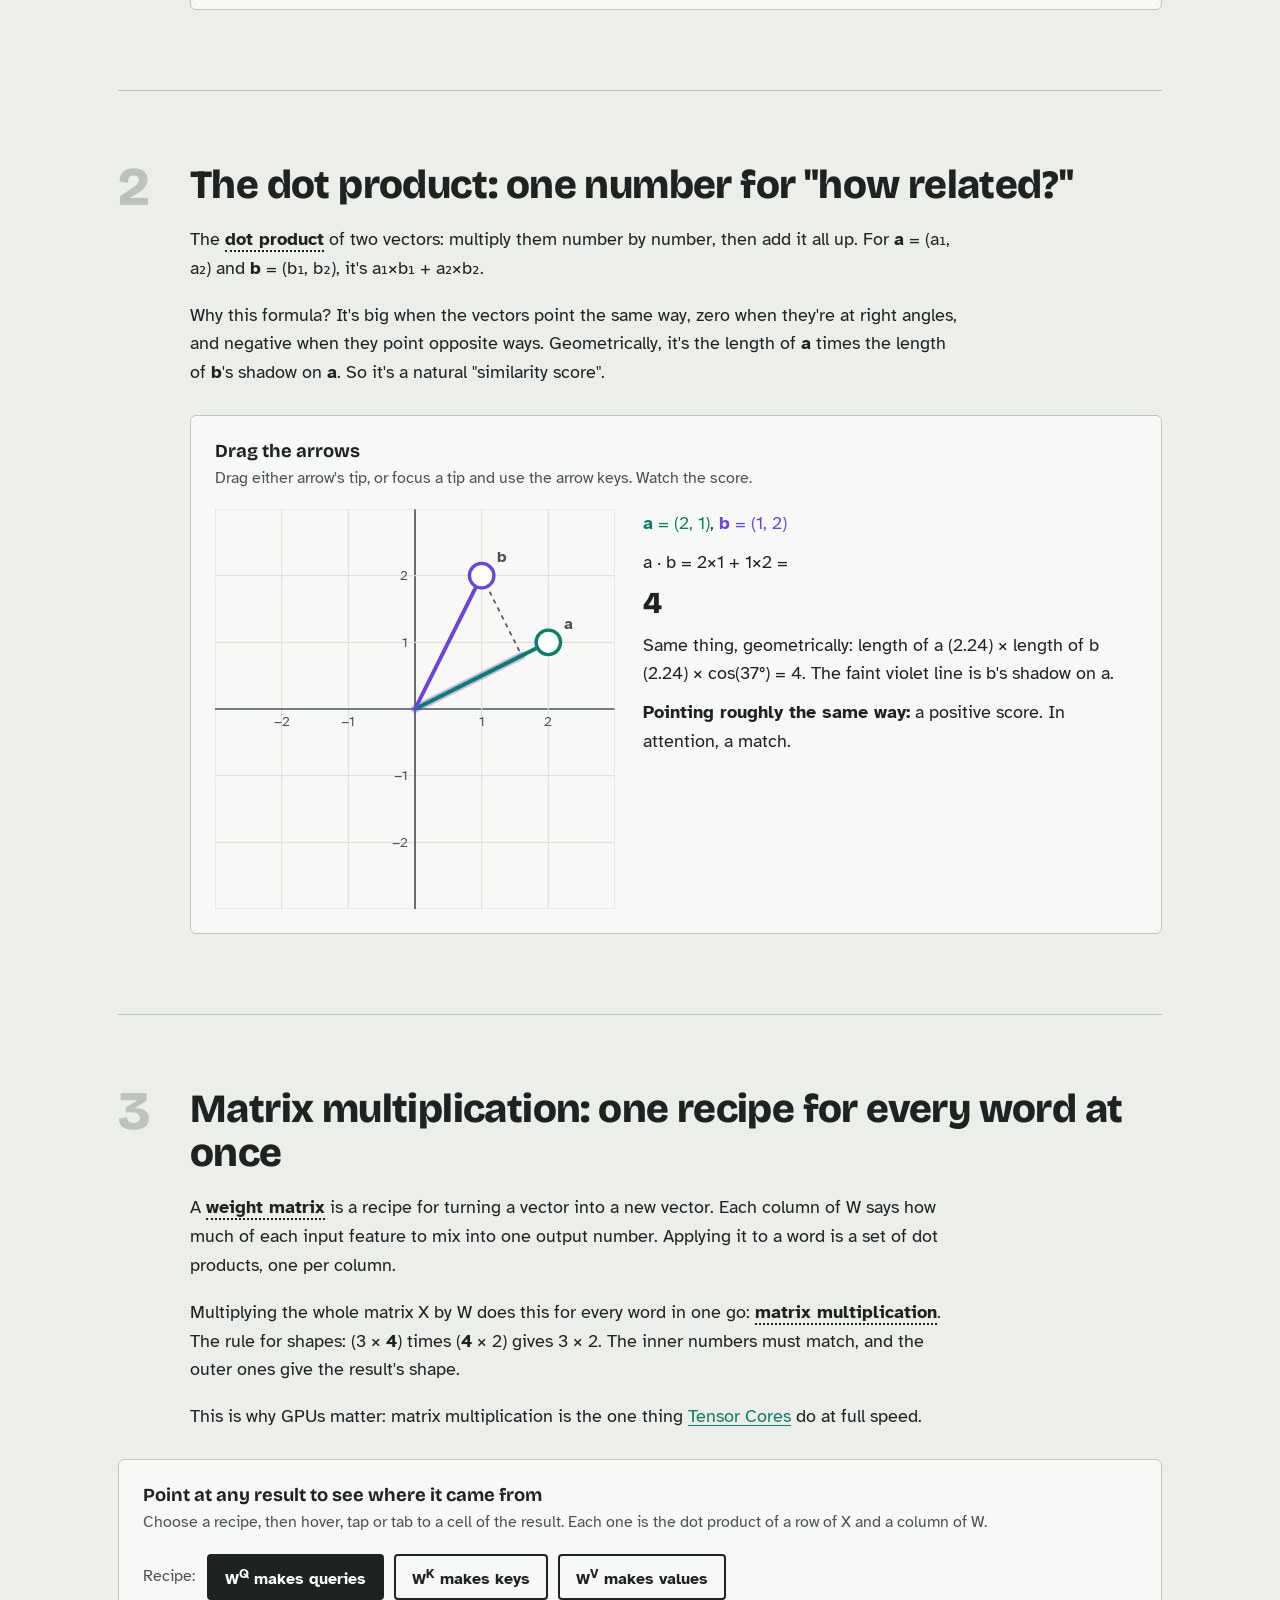
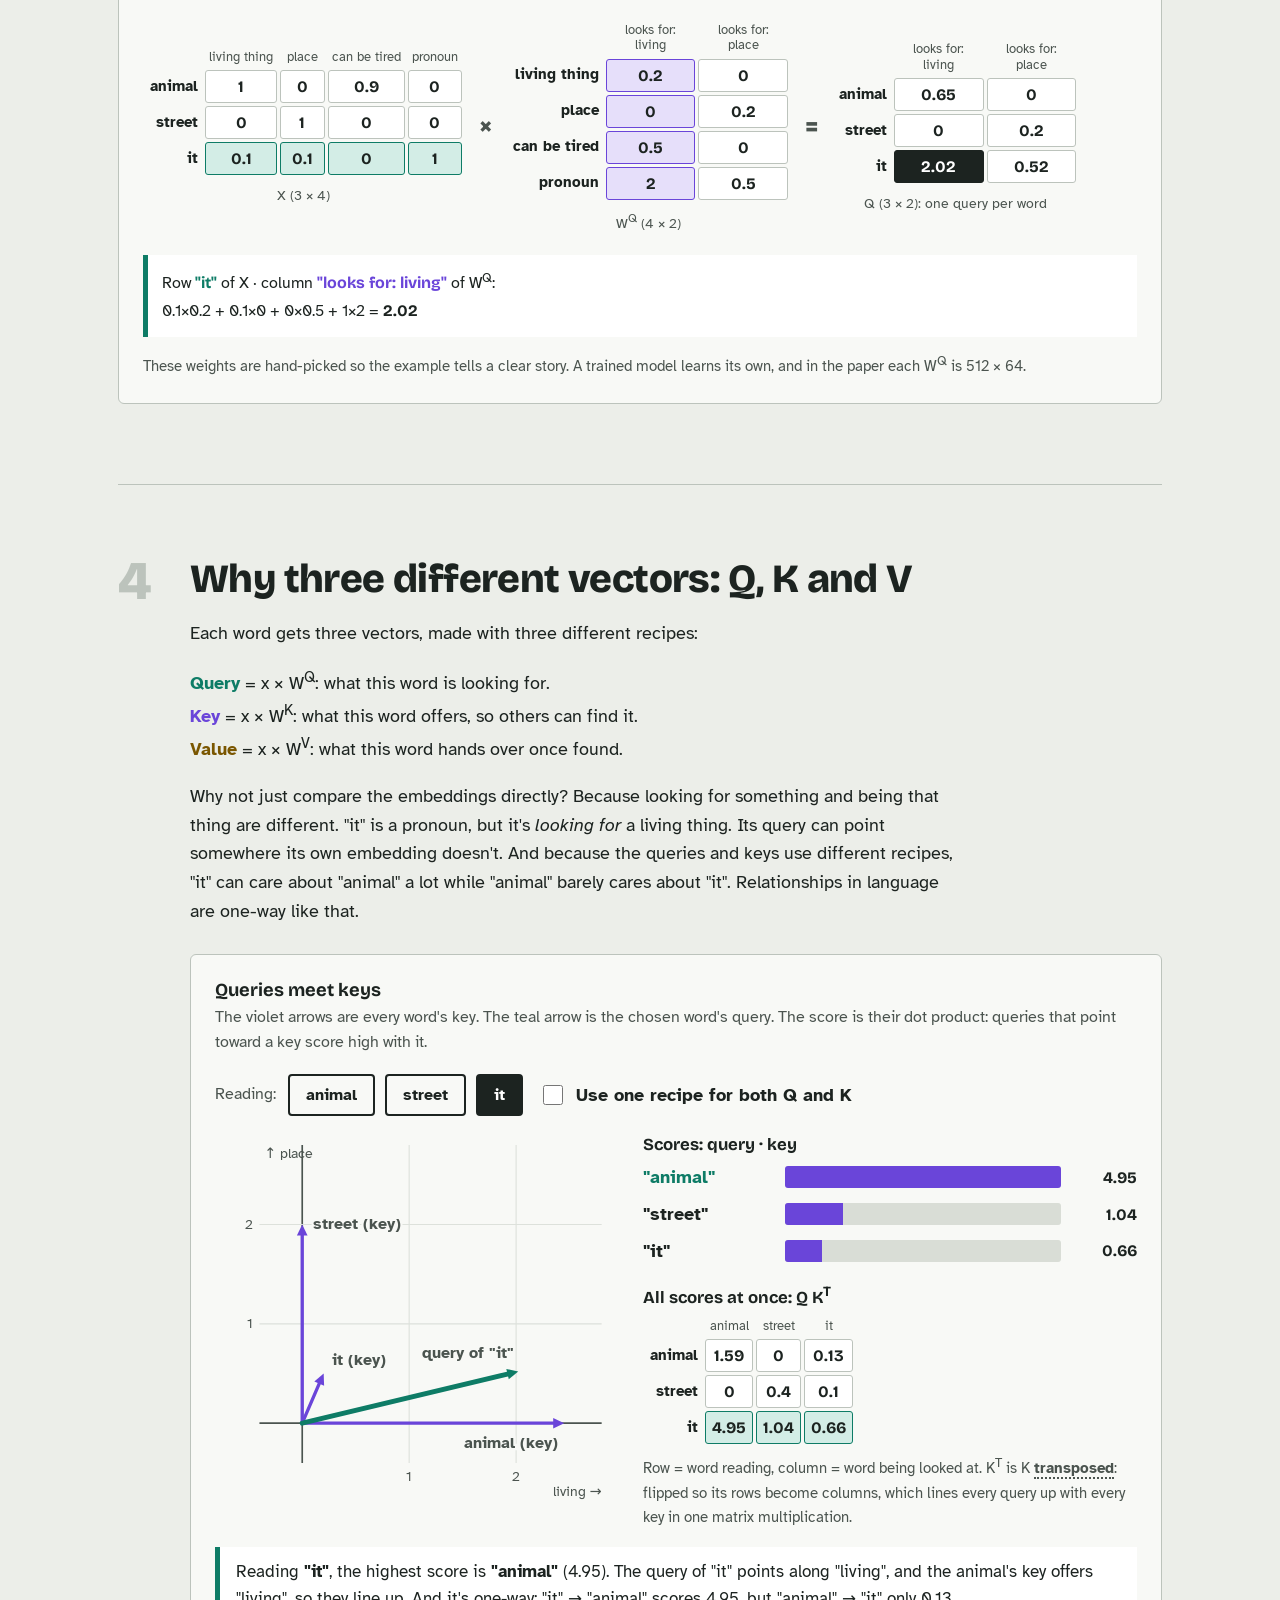
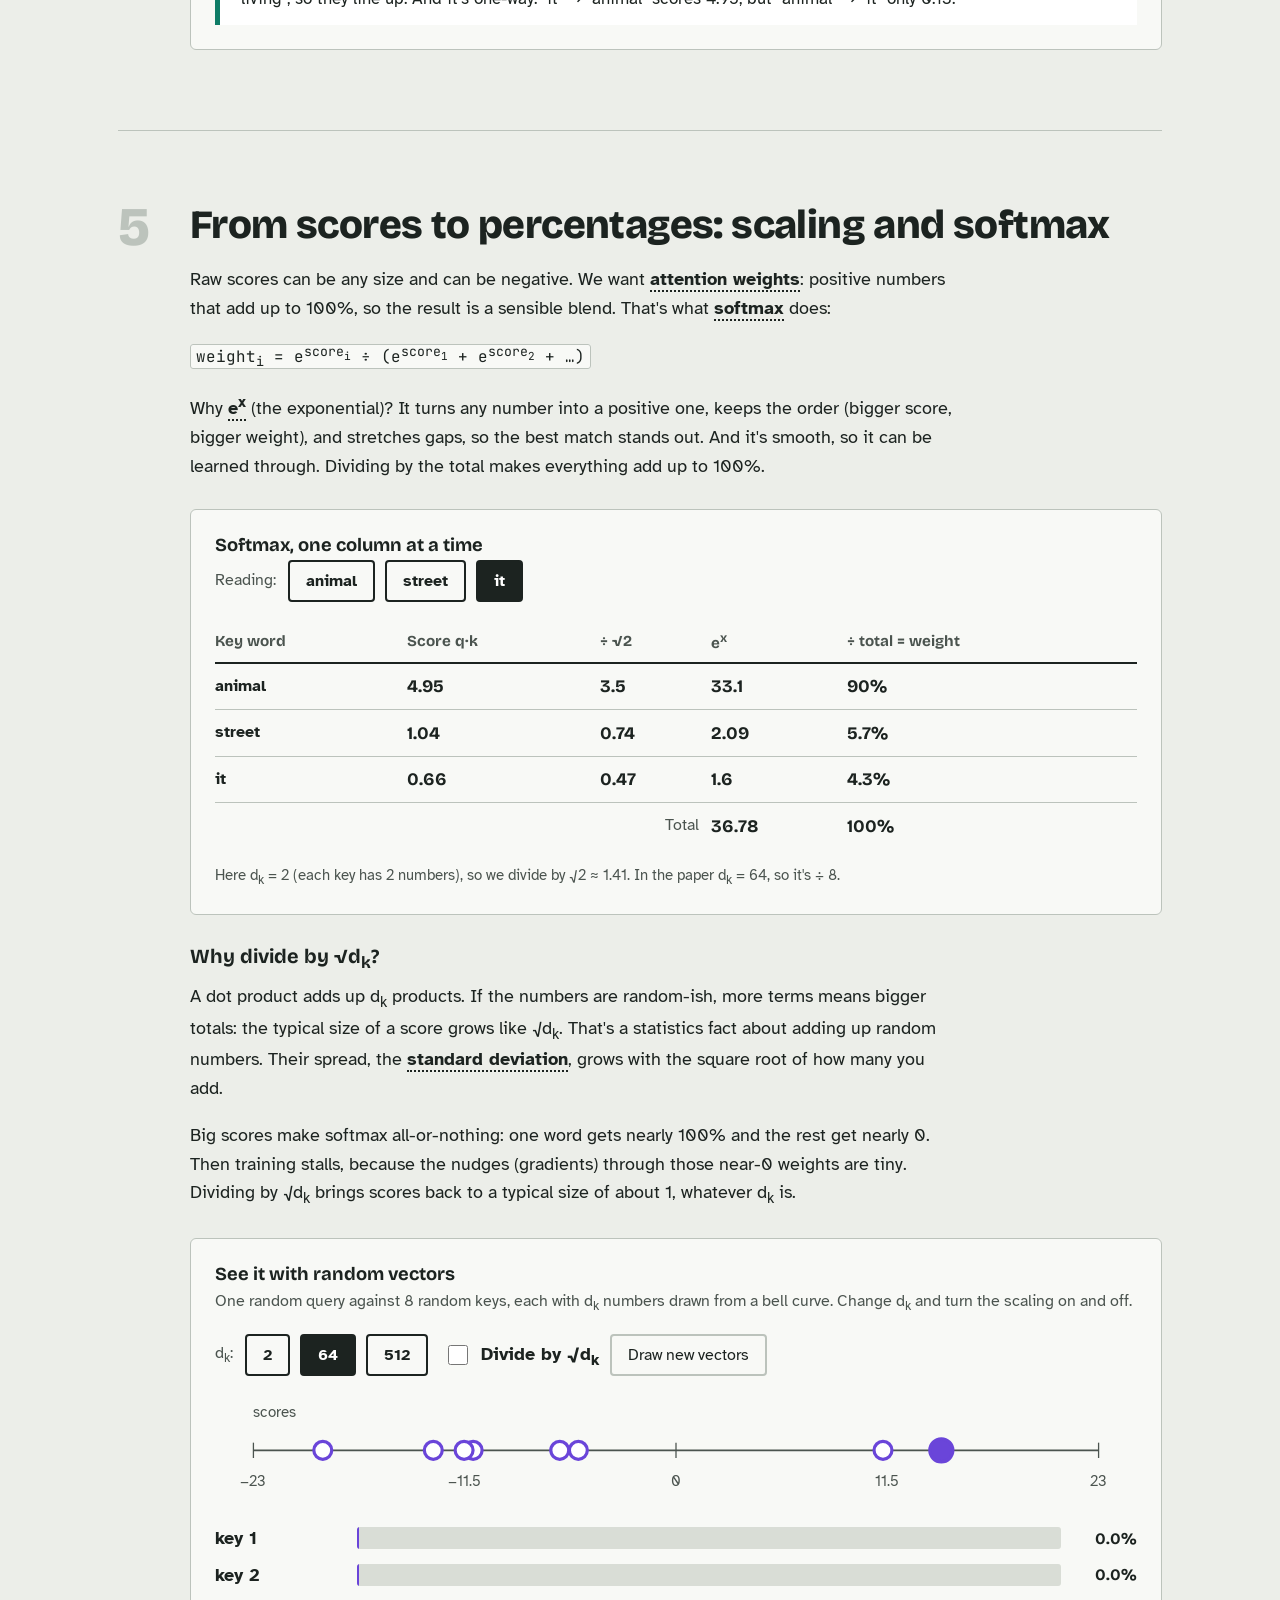
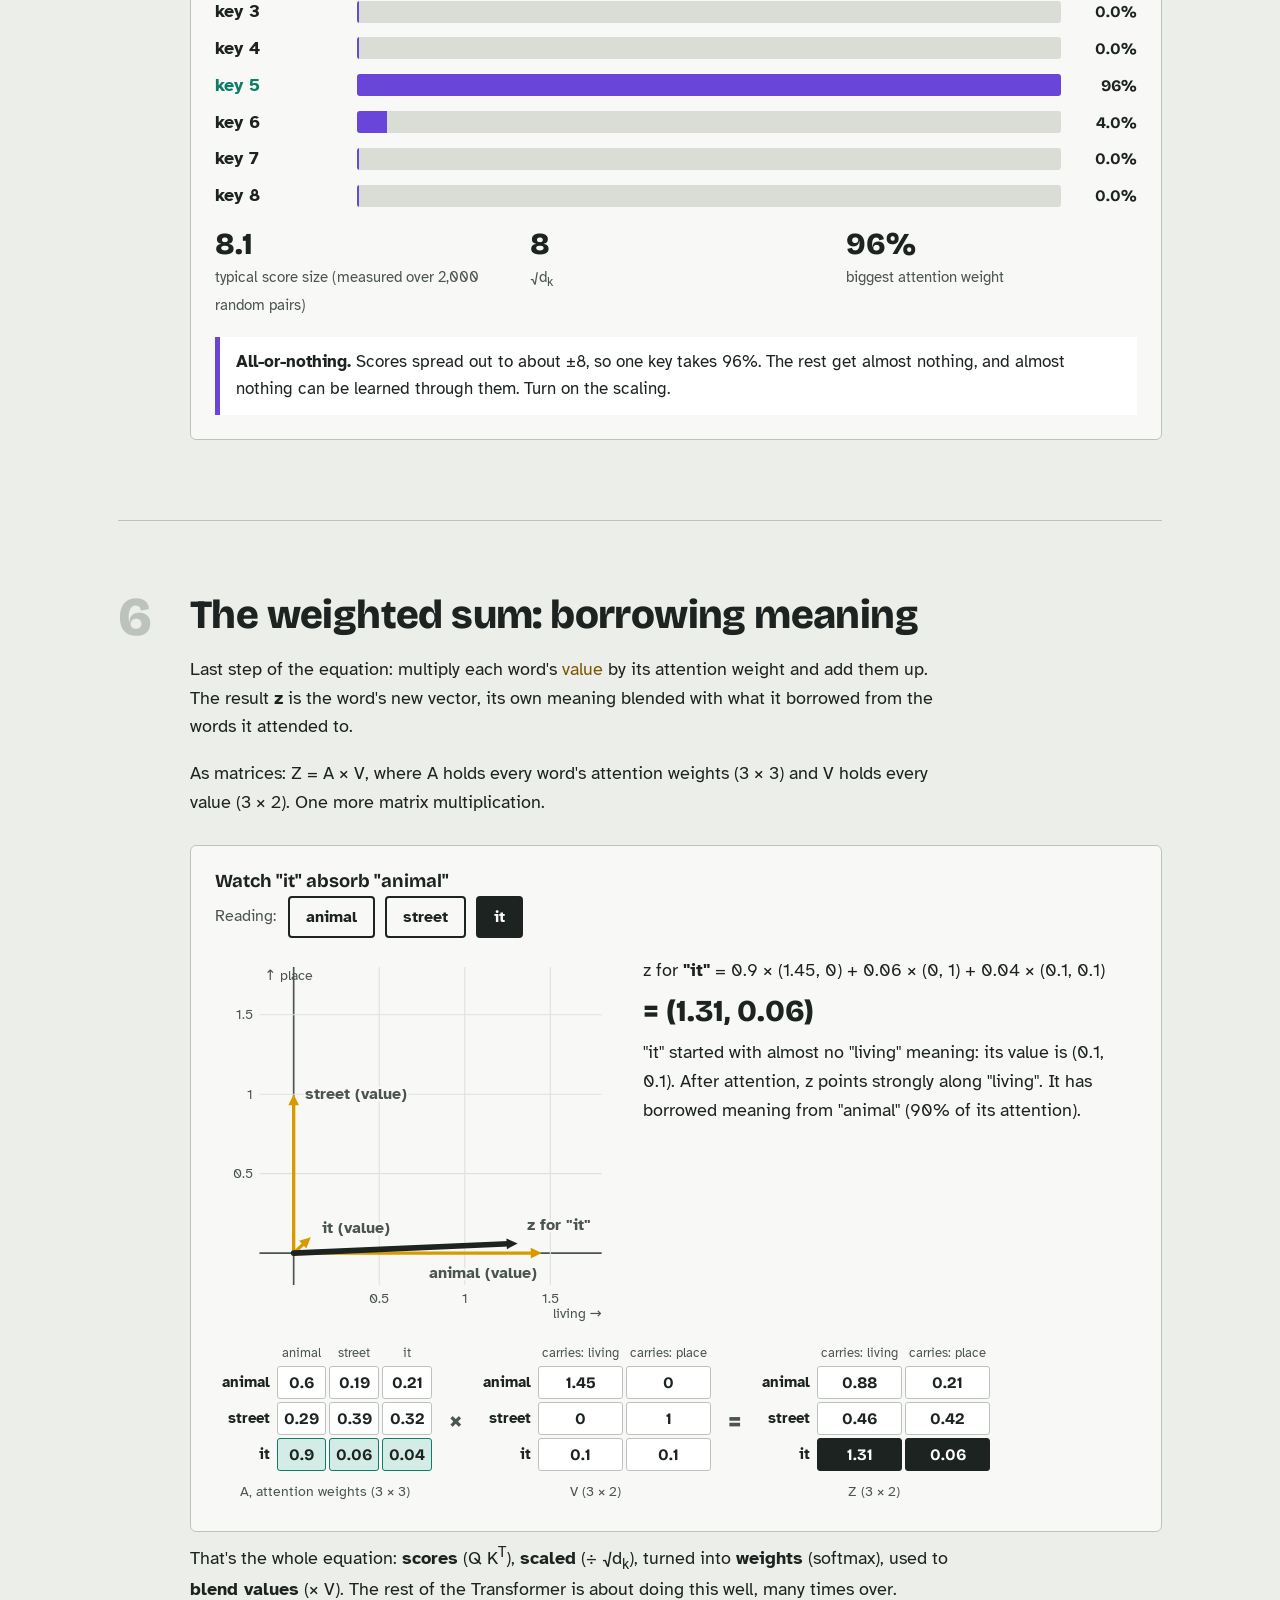
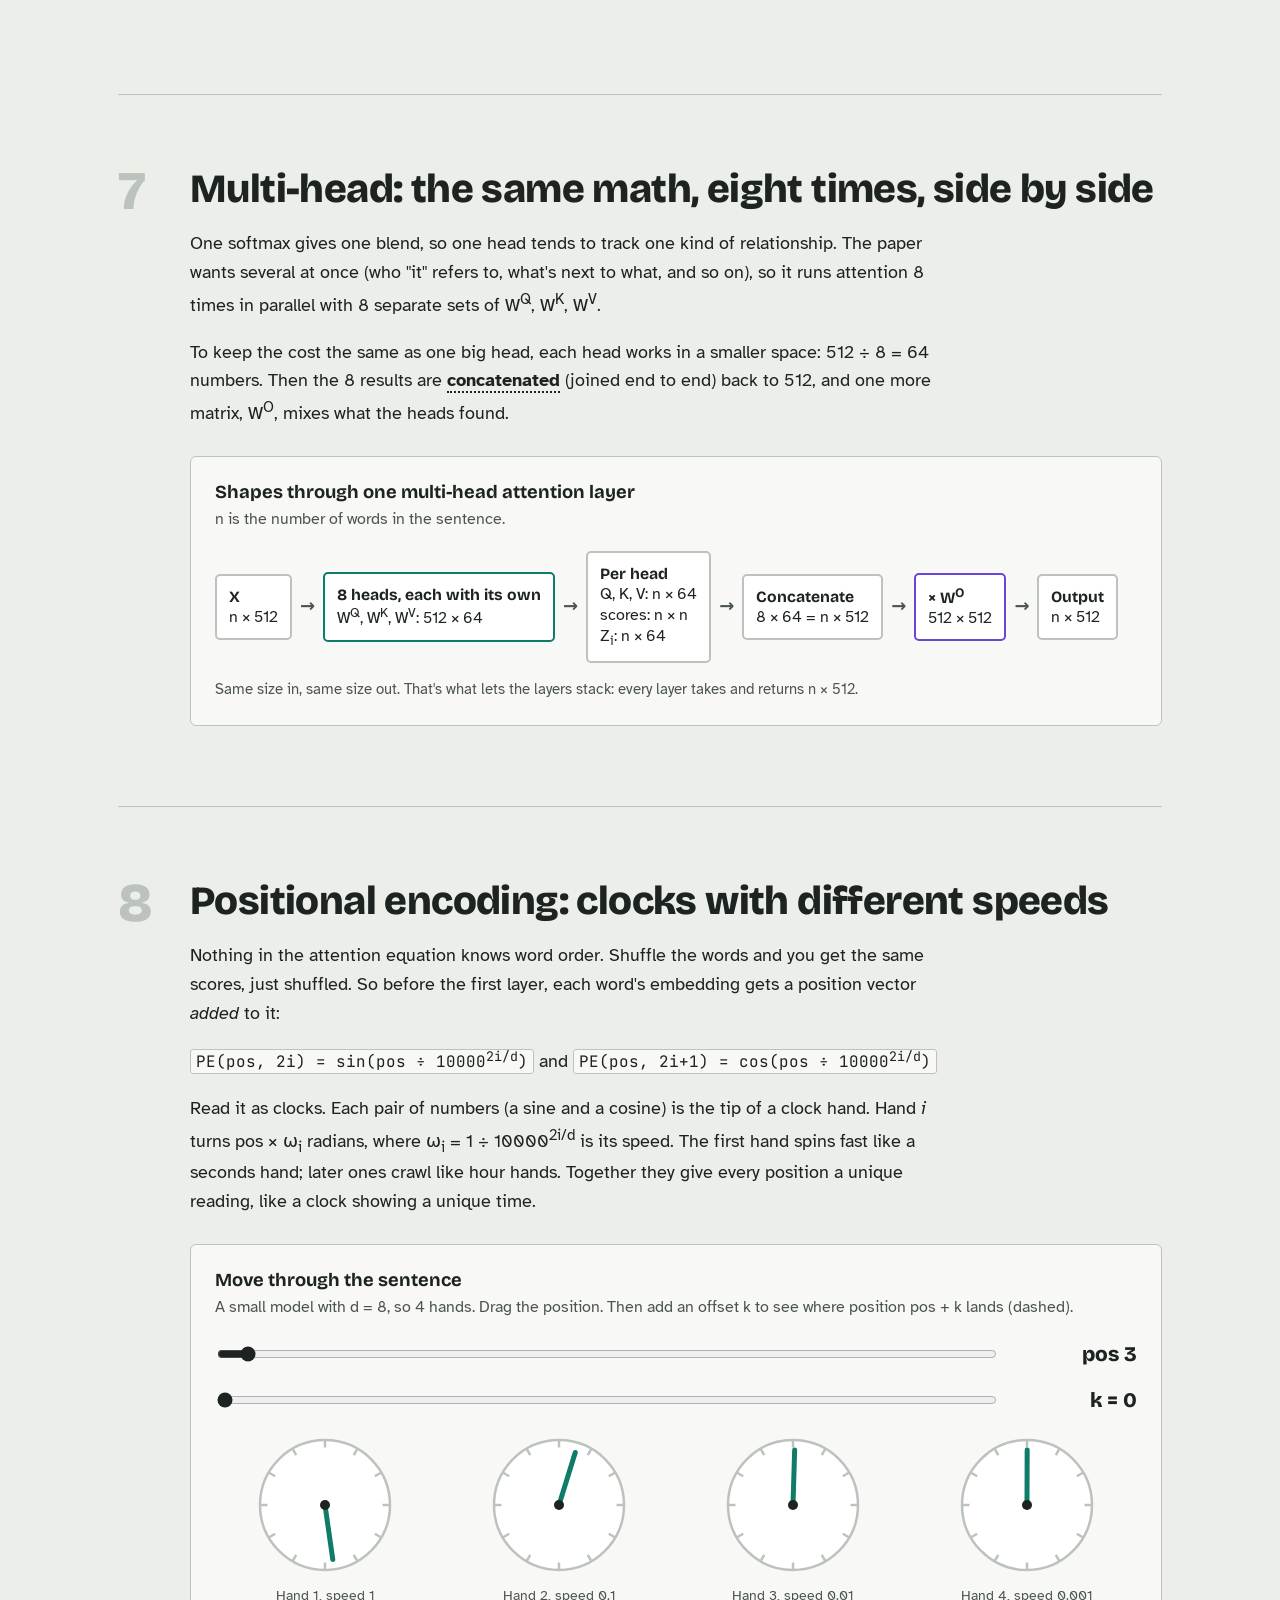
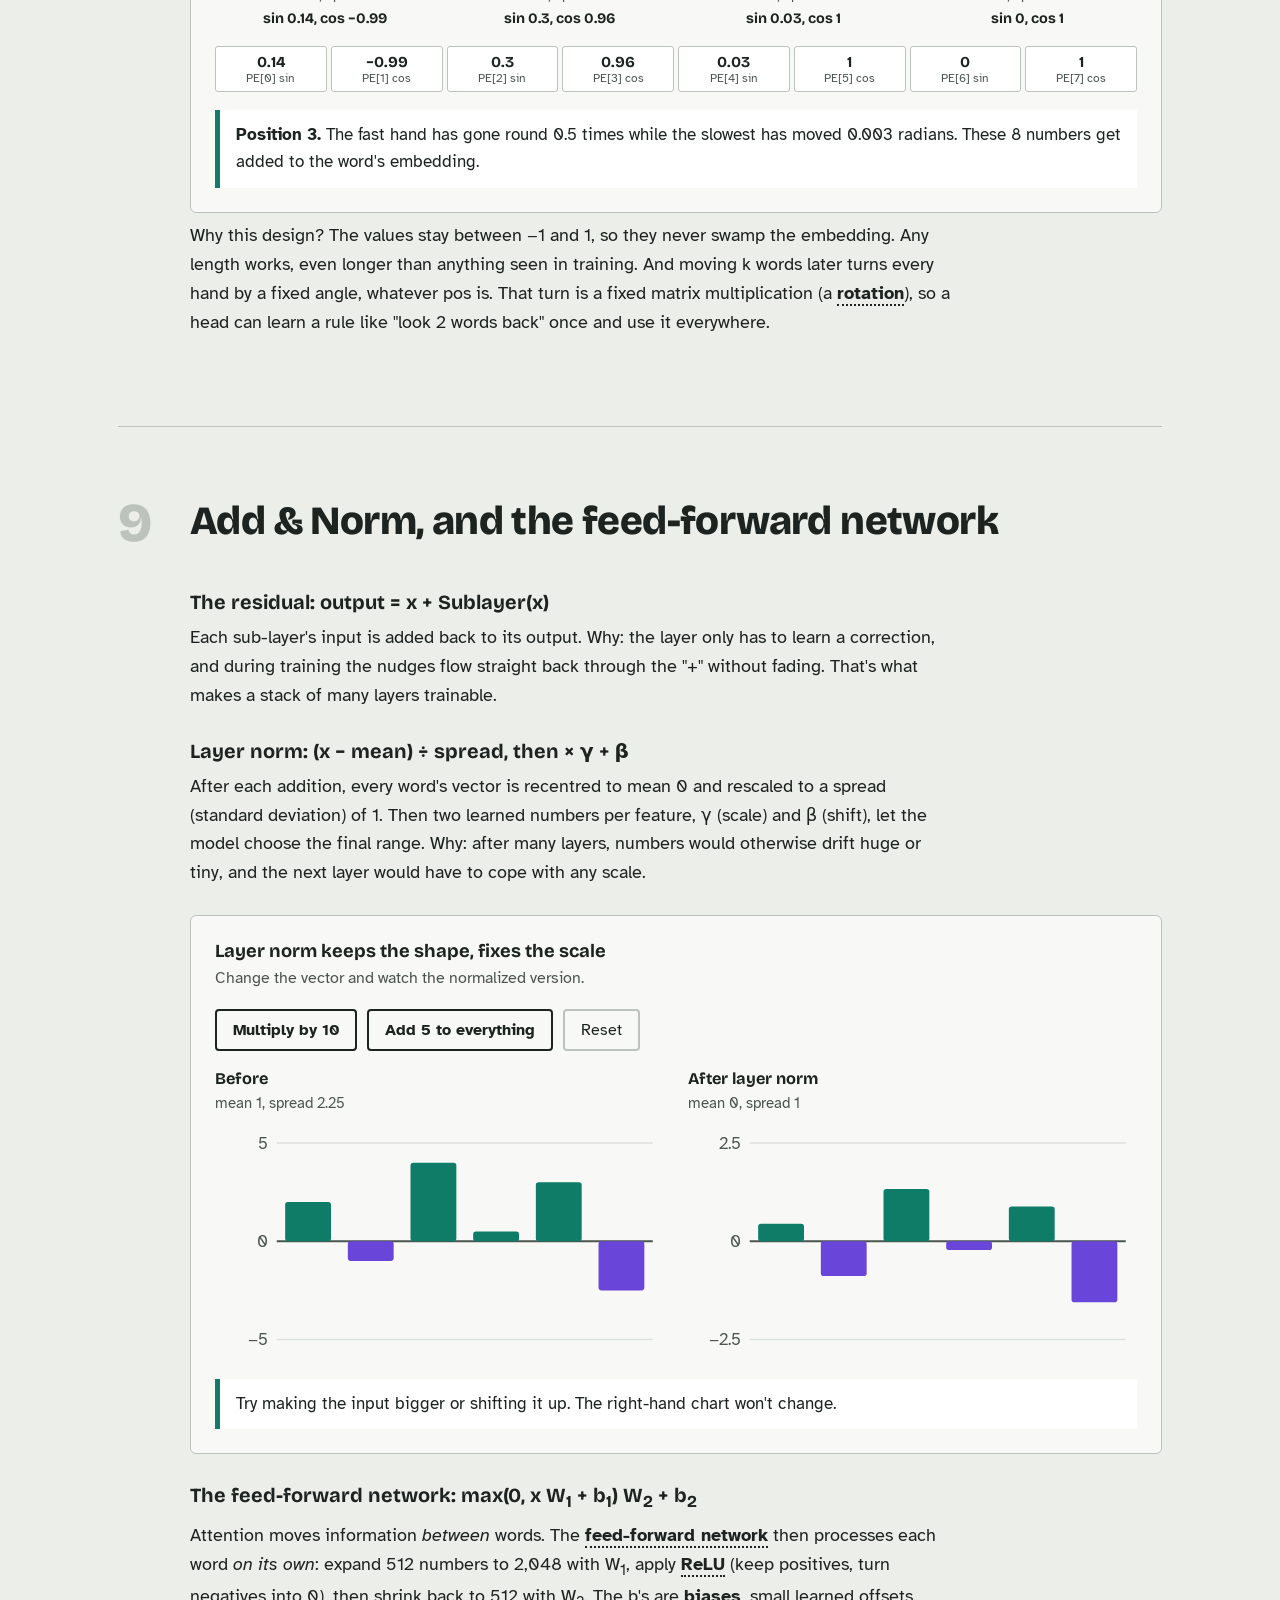
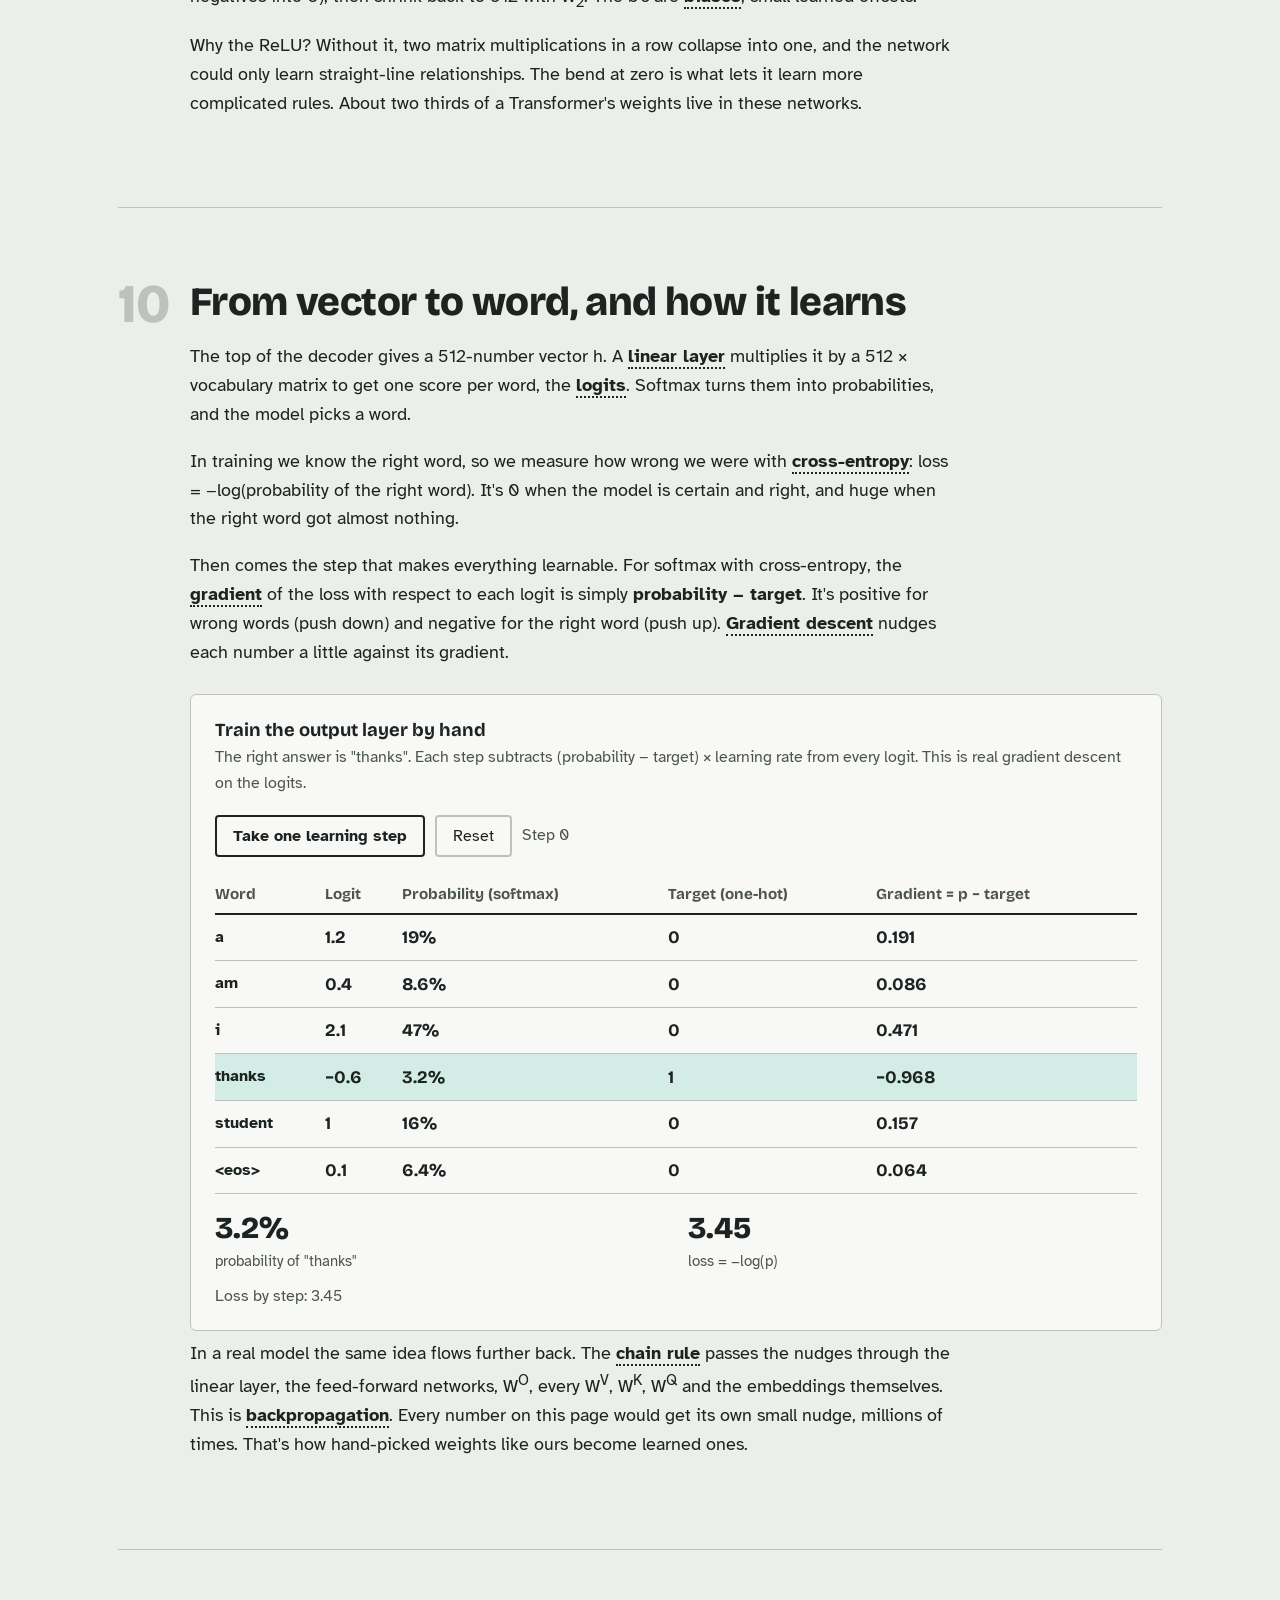
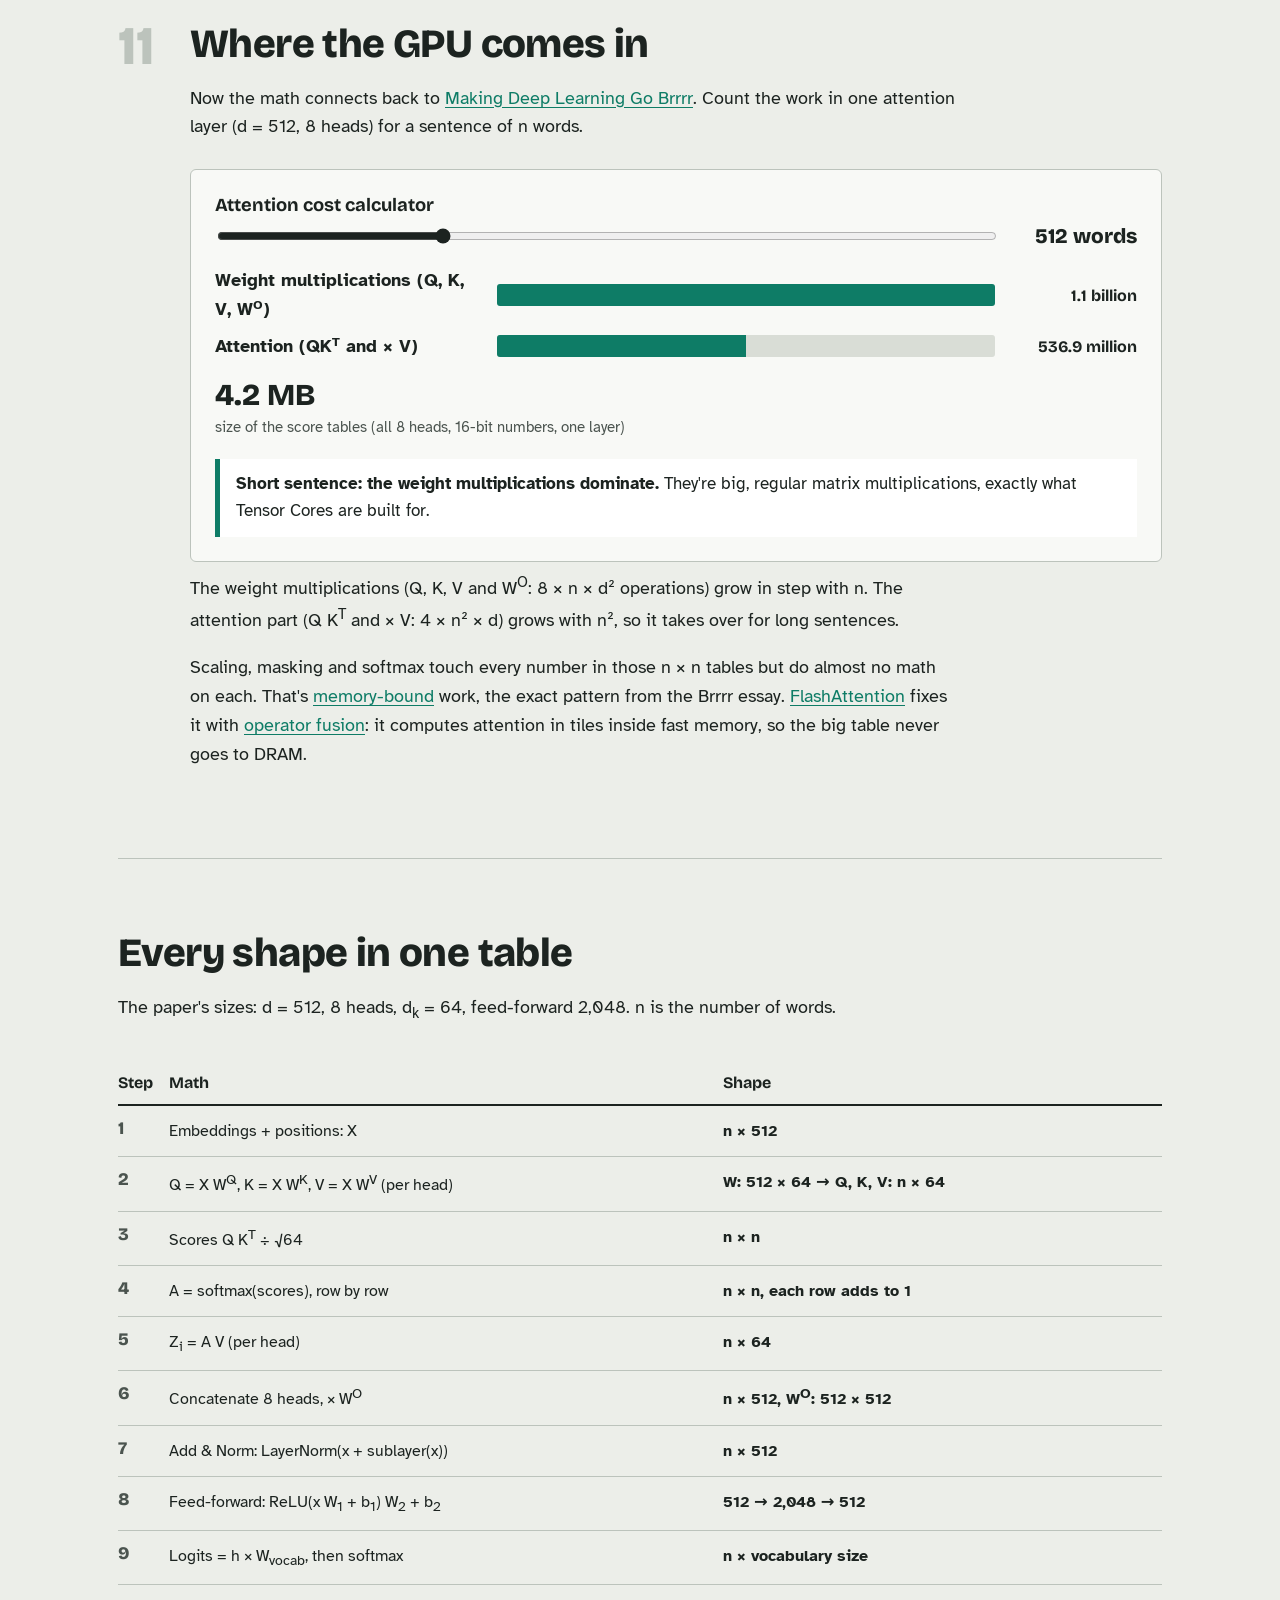
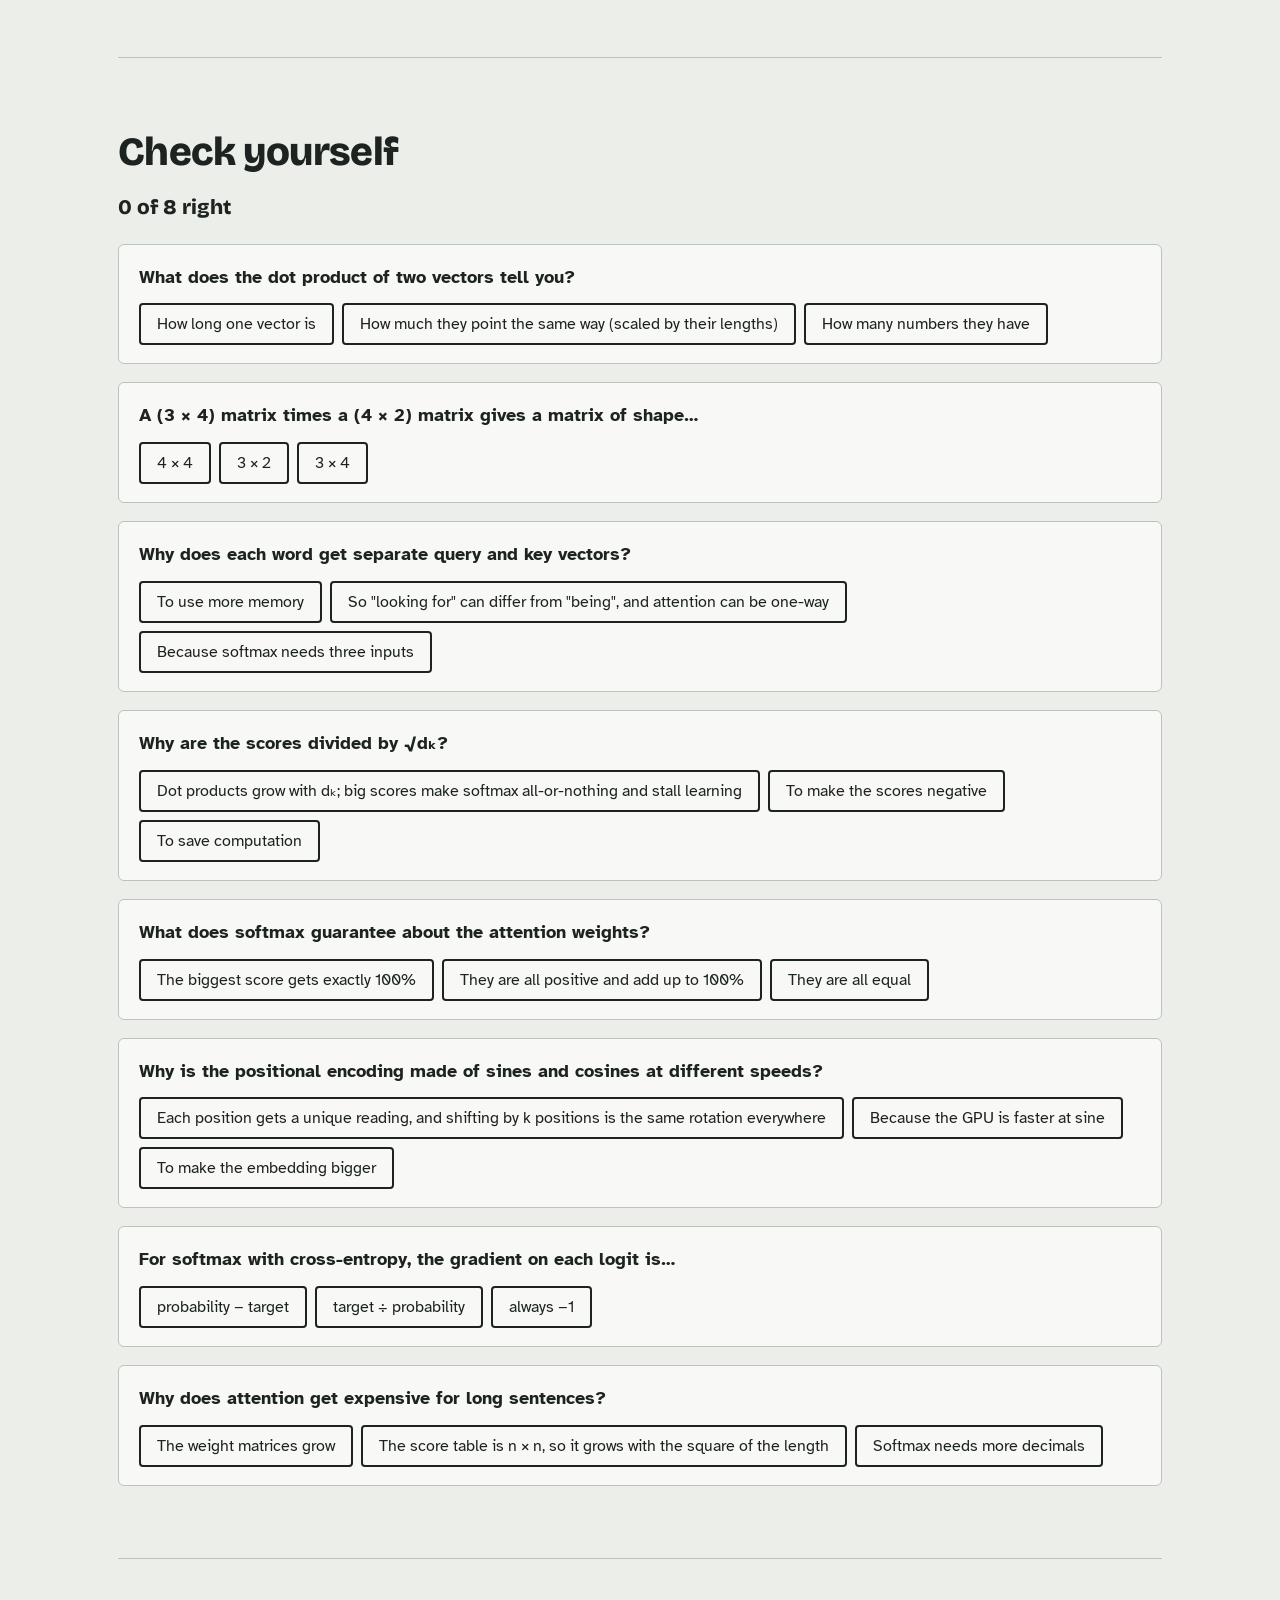
<file: transformer-math/index.html>
<!doctype html>
<html lang="en">
<head>
<meta charset="utf-8">
<meta name="viewport" content="width=device-width, initial-scale=1">
<title>The math inside attention: how a Transformer's vectors are computed, and why</title>
<meta name="description" content="A hands-on walk through the math of the Transformer with a three-word example: dot products, matrix multiplication, queries, keys and values, softmax, the square-root scaling, positional encoding, layer norm and how the model learns.">
<link rel="preconnect" href="https://fonts.googleapis.com">
<link rel="preconnect" href="https://fonts.gstatic.com" crossorigin>
<link href="https://fonts.googleapis.com/css2?family=Atkinson+Hyperlegible:ital,wght@0,400;0,700;1,400&family=Bricolage+Grotesque:opsz,wght@12..96,700;12..96,800&family=JetBrains+Mono:wght@400;700&display=swap" rel="stylesheet">
<link rel="stylesheet" href="../transformer/styles.css">
<link rel="stylesheet" href="math.css">
</head>
<body>
<div class="wrap">

<header class="top">
  <a class="brand" href="../">Papers, decoded</a>
  <nav aria-label="Chapters">
    <a href="#vectors">Vectors</a>
    <a href="#dot">Dot product</a>
    <a href="#matmul">Matrices</a>
    <a href="#qkv">Q, K, V</a>
    <a href="#softmax">Softmax</a>
    <a href="#positions">Positions</a>
    <a href="#learning">Learning</a>
    <a href="#gpu">GPU</a>
  </nav>
</header>

<main>
<section class="hero" aria-labelledby="title">
  <h1 id="title">The math inside attention</h1>
  <p class="lede">The <a href="../transformer/">Transformer guide</a> shows <em>what</em> attention does. This page shows <em>how</em> the numbers are computed and <em>why</em> each step is there. Every number below is calculated live from a three-word example you can poke at.</p>
  <div class="equation" role="group" aria-label="The attention equation. Each part links to the chapter that explains it.">
    <a class="sym s-ink" href="#weighted">Attention</a>(<a class="sym s-q" href="#qkv">Q</a>, <a class="sym s-k" href="#qkv">K</a>, <a class="sym s-v" href="#qkv">V</a>) =
    <a class="sym s-ink" href="#softmax">softmax</a>( <a class="sym s-q" href="#scores">Q</a><a class="sym s-k" href="#scores">K<sup>T</sup></a> ÷ <a class="sym s-ink" href="#scale">√d<sub>k</sub></a> ) <a class="sym s-v" href="#weighted">V</a>
  </div>
  <p class="eq-caption">This one line is the heart of the Transformer, from the paper <a href="https://arxiv.org/abs/1706.03762" target="_blank" rel="noopener">Attention Is All You Need</a>. Click any part to jump to it. By the end you'll know what every symbol does.</p>
  <h3>Why compute anything at all?</h3>
  <ul class="why-list">
    <li><b>Computers only do arithmetic,</b> so every word has to become a list of numbers.</li>
    <li><b>The model needs to measure relevance:</b> how much should "it" care about "animal"? A single number for "how related are these two lists" is exactly what a dot product gives.</li>
    <li><b>The model has to learn its own rules.</b> Every step is smooth arithmetic, so we can ask "if I nudge this number, does the answer get better?" and nudge millions of numbers at once. That's training.</li>
  </ul>
</section>

<!-- 1 -->
<section class="chapter" id="vectors">
  <div class="chapter-head"><span class="num">1</span><h2>Words are lists of numbers</h2></div>
  <div class="indent prose">
    <p>A <dfn>vector</dfn> is just a list of numbers. Each word starts as a vector called its <dfn>embedding</dfn>. In the paper it has 512 numbers, which is its <dfn>dimension</dfn>.</p>
    <p>To keep every multiplication visible, this page uses a tiny model: 3 words from the sentence "The animal didn't cross the street because it was too tired", and 4 numbers per word. In a real model the numbers are learned and nobody gives them names. Here they have names so you can read them.</p>
  </div>
  <div class="bench">
    <p class="bench-title">The embedding matrix X</p>
    <p class="bench-help">Stack the word vectors as rows and you get a <dfn>matrix</dfn>: a grid of numbers. This one has 3 rows (words) and 4 columns (features), so its <dfn>shape</dfn> is 3 × 4.</p>
    <div class="mat-row"><div class="mat-block"><div id="x-table"></div><span class="mat-cap">X, shape 3 × 4</span></div></div>
    <p class="note">"it" scores 1 on "pronoun": it needs to find what it refers to. Nothing yet tells it that the answer is "animal". Attention will.</p>
  </div>
</section>

<!-- 2 -->
<section class="chapter" id="dot">
  <div class="chapter-head"><span class="num">2</span><h2>The dot product: one number for "how related?"</h2></div>
  <div class="indent prose">
    <p>The <dfn>dot product</dfn> of two vectors: multiply them number by number, then add it all up. For <b>a</b> = (a₁, a₂) and <b>b</b> = (b₁, b₂), it's a₁×b₁ + a₂×b₂.</p>
    <p>Why this formula? It's big when the vectors point the same way, zero when they're at right angles, and negative when they point opposite ways. Geometrically, it's the length of <b>a</b> times the length of <b>b</b>'s shadow on <b>a</b>. So it's a natural "similarity score".</p>
  </div>
  <div class="bench">
    <p class="bench-title">Drag the arrows</p>
    <p class="bench-help">Drag either arrow's tip, or focus a tip and use the arrow keys. Watch the score.</p>
    <div class="plot-wrap">
      <svg class="plot" id="dot-plot" viewBox="0 0 360 360" role="group" aria-label="Two vectors you can move"></svg>
      <div class="readout" id="dot-read" aria-live="polite"></div>
    </div>
  </div>
</section>

<!-- 3 -->
<section class="chapter" id="matmul">
  <div class="chapter-head"><span class="num">3</span><h2>Matrix multiplication: one recipe for every word at once</h2></div>
  <div class="indent prose">
    <p>A <dfn>weight matrix</dfn> is a recipe for turning a vector into a new vector. Each column of W says how much of each input feature to mix into one output number. Applying it to a word is a set of dot products, one per column.</p>
    <p>Multiplying the whole matrix X by W does this for every word in one go: <dfn>matrix multiplication</dfn>. The rule for shapes: (3 × <b>4</b>) times (<b>4</b> × 2) gives 3 × 2. The inner numbers must match, and the outer ones give the result's shape.</p>
    <p>This is why GPUs matter: matrix multiplication is the one thing <a href="../brrr/#compute">Tensor Cores</a> do at full speed.</p>
  </div>
  <div class="bench wide">
    <p class="bench-title">Point at any result to see where it came from</p>
    <p class="bench-help">Choose a recipe, then hover, tap or tab to a cell of the result. Each one is the dot product of a row of X and a column of W.</p>
    <div class="controls" role="group" aria-label="Weight matrix">
      <span class="label">Recipe:</span>
      <button class="btn" data-w="Q" aria-pressed="true">W<sup>Q</sup> makes queries</button>
      <button class="btn" data-w="K" aria-pressed="false">W<sup>K</sup> makes keys</button>
      <button class="btn" data-w="V" aria-pressed="false">W<sup>V</sup> makes values</button>
    </div>
    <div class="mat-row">
      <div class="mat-block"><div id="mm-x"></div><span class="mat-cap">X (3 × 4)</span></div>
      <span class="mat-op" aria-hidden="true">×</span>
      <div class="mat-block"><div id="mm-w"></div><span class="mat-cap" id="mm-wcap"></span></div>
      <span class="mat-op" aria-hidden="true">=</span>
      <div class="mat-block"><div id="mm-out"></div><span class="mat-cap" id="mm-outcap"></span></div>
    </div>
    <div class="sum-line" id="mm-sum" aria-live="polite"></div>
    <p class="note">These weights are hand-picked so the example tells a clear story. A trained model learns its own, and in the paper each W<sup>Q</sup> is 512 × 64.</p>
  </div>
</section>

<!-- 4 -->
<section class="chapter" id="qkv">
  <div class="chapter-head"><span class="num">4</span><h2>Why three different vectors: Q, K and V</h2></div>
  <div class="indent prose">
    <p>Each word gets three vectors, made with three different recipes:</p>
    <p><b class="c-q">Query</b> = x × W<sup>Q</sup>: what this word is looking for.<br><b class="c-k">Key</b> = x × W<sup>K</sup>: what this word offers, so others can find it.<br><b class="c-v">Value</b> = x × W<sup>V</sup>: what this word hands over once found.</p>
    <p>Why not just compare the embeddings directly? Because looking for something and being that thing are different. "it" is a pronoun, but it's <em>looking for</em> a living thing. Its query can point somewhere its own embedding doesn't. And because the queries and keys use different recipes, "it" can care about "animal" a lot while "animal" barely cares about "it". Relationships in language are one-way like that.</p>
  </div>
  <div class="bench" id="scores">
    <p class="bench-title">Queries meet keys</p>
    <p class="bench-help">The violet arrows are every word's key. The teal arrow is the chosen word's query. The score is their dot product: queries that point toward a key score high with it.</p>
    <div class="controls" role="group" aria-label="Word being read">
      <span class="label">Reading:</span>
      <button class="btn" data-sel="0">animal</button>
      <button class="btn" data-sel="1">street</button>
      <button class="btn" data-sel="2">it</button>
      <label class="toggle" style="margin-left:6px"><input type="checkbox" id="shared"> Use one recipe for both Q and K</label>
    </div>
    <div class="plot-wrap">
      <svg class="plot" id="qk-plot" viewBox="0 0 360 330" role="img" aria-label="Query and key vectors"></svg>
      <div>
        <h4 style="font:700 1.05rem var(--display);margin:0 0 8px">Scores: query · key</h4>
        <div class="hbars" id="qk-bars"></div>
        <h4 style="font:700 1.05rem var(--display);margin:18px 0 6px">All scores at once: Q K<sup>T</sup></h4>
        <div id="qk-matrix"></div>
        <p class="note" style="margin-top:6px">Row = word reading, column = word being looked at. K<sup>T</sup> is K <dfn>transposed</dfn>: flipped so its rows become columns, which lines every query up with every key in one matrix multiplication.</p>
      </div>
    </div>
    <div class="verdict" id="qk-verdict"></div>
  </div>
</section>

<!-- 5 -->
<section class="chapter" id="softmax">
  <div class="chapter-head"><span class="num">5</span><h2>From scores to percentages: scaling and softmax</h2></div>
  <div class="indent prose">
    <p>Raw scores can be any size and can be negative. We want <dfn>attention weights</dfn>: positive numbers that add up to 100%, so the result is a sensible blend. That's what <dfn>softmax</dfn> does:</p>
    <p><code>weight<sub>i</sub> = e<sup>score<sub>i</sub></sup> ÷ (e<sup>score<sub>1</sub></sup> + e<sup>score<sub>2</sub></sup> + …)</code></p>
    <p>Why <dfn>e<sup>x</sup></dfn> (the exponential)? It turns any number into a positive one, keeps the order (bigger score, bigger weight), and stretches gaps, so the best match stands out. And it's smooth, so it can be learned through. Dividing by the total makes everything add up to 100%.</p>
  </div>
  <div class="bench">
    <p class="bench-title">Softmax, one column at a time</p>
    <div class="controls" role="group" aria-label="Word being read">
      <span class="label">Reading:</span>
      <button class="btn" data-sel="0">animal</button>
      <button class="btn" data-sel="1">street</button>
      <button class="btn" data-sel="2">it</button>
    </div>
    <div class="table-scroll"><table class="calc" id="sm-table"></table></div>
    <p class="note">Here d<sub>k</sub> = 2 (each key has 2 numbers), so we divide by √2 ≈ 1.41. In the paper d<sub>k</sub> = 64, so it's ÷ 8.</p>
  </div>

  <div class="indent prose" id="scale">
    <h3>Why divide by √d<sub>k</sub>?</h3>
    <p>A dot product adds up d<sub>k</sub> products. If the numbers are random-ish, more terms means bigger totals: the typical size of a score grows like √d<sub>k</sub>. That's a statistics fact about adding up random numbers. Their spread, the <dfn>standard deviation</dfn>, grows with the square root of how many you add.</p>
    <p>Big scores make softmax all-or-nothing: one word gets nearly 100% and the rest get nearly 0. Then training stalls, because the nudges (gradients) through those near-0 weights are tiny. Dividing by √d<sub>k</sub> brings scores back to a typical size of about 1, whatever d<sub>k</sub> is.</p>
  </div>
  <div class="bench">
    <p class="bench-title">See it with random vectors</p>
    <p class="bench-help">One random query against 8 random keys, each with d<sub>k</sub> numbers drawn from a bell curve. Change d<sub>k</sub> and turn the scaling on and off.</p>
    <div class="controls">
      <span class="label">d<sub>k</sub>:</span>
      <button class="btn" data-dk="2">2</button>
      <button class="btn" data-dk="64" aria-pressed="true">64</button>
      <button class="btn" data-dk="512">512</button>
      <label class="toggle" style="margin-left:6px"><input type="checkbox" id="rnd-scale"> <span>Divide by √d<sub>k</sub></span></label>
      <button class="btn quiet" id="rnd-new">Draw new vectors</button>
    </div>
    <svg class="numline" id="rnd-line" viewBox="0 0 720 90" role="img" aria-label="The 8 scores on a number line"></svg>
    <div class="hbars" id="rnd-bars"></div>
    <div class="stats">
      <div class="stat"><b id="rnd-sd"></b><span>typical score size (measured over 2,000 random pairs)</span></div>
      <div class="stat"><b id="rnd-sqrt"></b><span>√d<sub>k</sub></span></div>
      <div class="stat"><b id="rnd-max"></b><span>biggest attention weight</span></div>
    </div>
    <div class="verdict" id="rnd-verdict"></div>
  </div>
</section>

<!-- 6 -->
<section class="chapter" id="weighted">
  <div class="chapter-head"><span class="num">6</span><h2>The weighted sum: borrowing meaning</h2></div>
  <div class="indent prose">
    <p>Last step of the equation: multiply each word's <span class="c-v">value</span> by its attention weight and add them up. The result <b>z</b> is the word's new vector, its own meaning blended with what it borrowed from the words it attended to.</p>
    <p>As matrices: Z = A × V, where A holds every word's attention weights (3 × 3) and V holds every value (3 × 2). One more matrix multiplication.</p>
  </div>
  <div class="bench">
    <p class="bench-title">Watch "it" absorb "animal"</p>
    <div class="controls" role="group" aria-label="Word being read">
      <span class="label">Reading:</span>
      <button class="btn" data-sel="0">animal</button>
      <button class="btn" data-sel="1">street</button>
      <button class="btn" data-sel="2">it</button>
    </div>
    <div class="plot-wrap">
      <svg class="plot" id="z-plot" viewBox="0 0 360 330" role="img" aria-label="Value vectors and the blended output"></svg>
      <div class="readout" id="z-read" aria-live="polite"></div>
    </div>
    <div class="mat-row" style="margin-top:18px">
      <div class="mat-block"><div id="z-a"></div><span class="mat-cap">A, attention weights (3 × 3)</span></div>
      <span class="mat-op" aria-hidden="true">×</span>
      <div class="mat-block"><div id="z-v"></div><span class="mat-cap">V (3 × 2)</span></div>
      <span class="mat-op" aria-hidden="true">=</span>
      <div class="mat-block"><div id="z-z"></div><span class="mat-cap">Z (3 × 2)</span></div>
    </div>
  </div>
  <div class="indent prose">
    <p>That's the whole equation: <b>scores</b> (Q K<sup>T</sup>), <b>scaled</b> (÷ √d<sub>k</sub>), turned into <b>weights</b> (softmax), used to <b>blend values</b> (× V). The rest of the Transformer is about doing this well, many times over.</p>
  </div>
</section>

<!-- 7 -->
<section class="chapter" id="heads">
  <div class="chapter-head"><span class="num">7</span><h2>Multi-head: the same math, eight times, side by side</h2></div>
  <div class="indent prose">
    <p>One softmax gives one blend, so one head tends to track one kind of relationship. The paper wants several at once (who "it" refers to, what's next to what, and so on), so it runs attention 8 times in parallel with 8 separate sets of W<sup>Q</sup>, W<sup>K</sup>, W<sup>V</sup>.</p>
    <p>To keep the cost the same as one big head, each head works in a smaller space: 512 ÷ 8 = 64 numbers. Then the 8 results are <dfn>concatenated</dfn> (joined end to end) back to 512, and one more matrix, W<sup>O</sup>, mixes what the heads found.</p>
  </div>
  <div class="bench">
    <p class="bench-title">Shapes through one multi-head attention layer</p>
    <p class="bench-help">n is the number of words in the sentence.</p>
    <div class="shape-flow">
      <div class="box"><b>X</b>n × 512</div>
      <span class="arrow" aria-hidden="true">→</span>
      <div class="box q"><b>8 heads, each with its own</b>W<sup>Q</sup>, W<sup>K</sup>, W<sup>V</sup>: 512 × 64</div>
      <span class="arrow" aria-hidden="true">→</span>
      <div class="box"><b>Per head</b>Q, K, V: n × 64<br>scores: n × n<br>Z<sub>i</sub>: n × 64</div>
      <span class="arrow" aria-hidden="true">→</span>
      <div class="box"><b>Concatenate</b>8 × 64 = n × 512</div>
      <span class="arrow" aria-hidden="true">→</span>
      <div class="box k"><b>× W<sup>O</sup></b>512 × 512</div>
      <span class="arrow" aria-hidden="true">→</span>
      <div class="box"><b>Output</b>n × 512</div>
    </div>
    <p class="note">Same size in, same size out. That's what lets the layers stack: every layer takes and returns n × 512.</p>
  </div>
</section>

<!-- 8 -->
<section class="chapter" id="positions">
  <div class="chapter-head"><span class="num">8</span><h2>Positional encoding: clocks with different speeds</h2></div>
  <div class="indent prose">
    <p>Nothing in the attention equation knows word order. Shuffle the words and you get the same scores, just shuffled. So before the first layer, each word's embedding gets a position vector <em>added</em> to it:</p>
    <p><code>PE(pos, 2i) = sin(pos ÷ 10000<sup>2i/d</sup>)</code> and <code>PE(pos, 2i+1) = cos(pos ÷ 10000<sup>2i/d</sup>)</code></p>
    <p>Read it as clocks. Each pair of numbers (a sine and a cosine) is the tip of a clock hand. Hand <i>i</i> turns pos × ω<sub>i</sub> radians, where ω<sub>i</sub> = 1 ÷ 10000<sup>2i/d</sup> is its speed. The first hand spins fast like a seconds hand; later ones crawl like hour hands. Together they give every position a unique reading, like a clock showing a unique time.</p>
  </div>
  <div class="bench">
    <p class="bench-title">Move through the sentence</p>
    <p class="bench-help">A small model with d = 8, so 4 hands. Drag the position. Then add an offset k to see where position pos + k lands (dashed).</p>
    <div class="slider-row">
      <input type="range" id="pe-pos" min="0" max="100" value="3" aria-label="Position in the sentence">
      <span class="slider-val" id="pe-pos-val"></span>
    </div>
    <div class="slider-row">
      <input type="range" id="pe-k" min="0" max="10" value="0" aria-label="Offset k">
      <span class="slider-val" id="pe-k-val"></span>
    </div>
    <div class="clocks" id="clocks"></div>
    <div class="pe-strip" id="pe-strip" aria-label="The 8 numbers added to the embedding"></div>
    <div class="verdict" id="pe-verdict"></div>
  </div>
  <div class="indent prose">
    <p>Why this design? The values stay between −1 and 1, so they never swamp the embedding. Any length works, even longer than anything seen in training. And moving k words later turns every hand by a fixed angle, whatever pos is. That turn is a fixed matrix multiplication (a <dfn>rotation</dfn>), so a head can learn a rule like "look 2 words back" once and use it everywhere.</p>
  </div>
</section>

<!-- 9 -->
<section class="chapter" id="norm">
  <div class="chapter-head"><span class="num">9</span><h2>Add &amp; Norm, and the feed-forward network</h2></div>
  <div class="indent prose">
    <h3>The residual: output = x + Sublayer(x)</h3>
    <p>Each sub-layer's input is added back to its output. Why: the layer only has to learn a correction, and during training the nudges flow straight back through the "+" without fading. That's what makes a stack of many layers trainable.</p>
    <h3>Layer norm: (x − mean) ÷ spread, then × γ + β</h3>
    <p>After each addition, every word's vector is recentred to mean 0 and rescaled to a spread (standard deviation) of 1. Then two learned numbers per feature, γ (scale) and β (shift), let the model choose the final range. Why: after many layers, numbers would otherwise drift huge or tiny, and the next layer would have to cope with any scale.</p>
  </div>
  <div class="bench">
    <p class="bench-title">Layer norm keeps the shape, fixes the scale</p>
    <p class="bench-help">Change the vector and watch the normalized version.</p>
    <div class="controls">
      <button class="btn" id="ln-x10">Multiply by 10</button>
      <button class="btn" id="ln-add">Add 5 to everything</button>
      <button class="btn quiet" id="ln-reset">Reset</button>
    </div>
    <div class="ln-pair">
      <div><h4>Before</h4><p class="sub" id="ln-before-stats"></p><svg class="ln-chart" id="ln-before" viewBox="0 0 320 170" role="img" aria-label="Vector before layer norm"></svg></div>
      <div><h4>After layer norm</h4><p class="sub" id="ln-after-stats"></p><svg class="ln-chart" id="ln-after" viewBox="0 0 320 170" role="img" aria-label="Vector after layer norm"></svg></div>
    </div>
    <div class="verdict" id="ln-verdict"></div>
  </div>
  <div class="indent prose">
    <h3>The feed-forward network: max(0, x W<sub>1</sub> + b<sub>1</sub>) W<sub>2</sub> + b<sub>2</sub></h3>
    <p>Attention moves information <em>between</em> words. The <dfn>feed-forward network</dfn> then processes each word <em>on its own</em>: expand 512 numbers to 2,048 with W<sub>1</sub>, apply <dfn>ReLU</dfn> (keep positives, turn negatives into 0), then shrink back to 512 with W<sub>2</sub>. The b's are <dfn>biases</dfn>, small learned offsets.</p>
    <p>Why the ReLU? Without it, two matrix multiplications in a row collapse into one, and the network could only learn straight-line relationships. The bend at zero is what lets it learn more complicated rules. About two thirds of a Transformer's weights live in these networks.</p>
  </div>
</section>

<!-- 10 -->
<section class="chapter" id="learning">
  <div class="chapter-head"><span class="num">10</span><h2>From vector to word, and how it learns</h2></div>
  <div class="indent prose">
    <p>The top of the decoder gives a 512-number vector h. A <dfn>linear layer</dfn> multiplies it by a 512 × vocabulary matrix to get one score per word, the <dfn>logits</dfn>. Softmax turns them into probabilities, and the model picks a word.</p>
    <p>In training we know the right word, so we measure how wrong we were with <dfn>cross-entropy</dfn>: loss = −log(probability of the right word). It's 0 when the model is certain and right, and huge when the right word got almost nothing.</p>
    <p>Then comes the step that makes everything learnable. For softmax with cross-entropy, the <dfn>gradient</dfn> of the loss with respect to each logit is simply <b>probability − target</b>. It's positive for wrong words (push down) and negative for the right word (push up). <dfn>Gradient descent</dfn> nudges each number a little against its gradient.</p>
  </div>
  <div class="bench">
    <p class="bench-title">Train the output layer by hand</p>
    <p class="bench-help">The right answer is "thanks". Each step subtracts (probability − target) × learning rate from every logit. This is real gradient descent on the logits.</p>
    <div class="controls">
      <button class="btn" id="gd-step">Take one learning step</button>
      <button class="btn quiet" id="gd-reset">Reset</button>
      <span class="label" id="gd-count"></span>
    </div>
    <div class="table-scroll"><table class="calc" id="gd-table"></table></div>
    <div class="stats">
      <div class="stat"><b id="gd-p"></b><span>probability of "thanks"</span></div>
      <div class="stat"><b id="gd-loss"></b><span>loss = −log(p)</span></div>
    </div>
    <p class="loss-trail" id="gd-trail"></p>
  </div>
  <div class="indent prose">
    <p>In a real model the same idea flows further back. The <dfn>chain rule</dfn> passes the nudges through the linear layer, the feed-forward networks, W<sup>O</sup>, every W<sup>V</sup>, W<sup>K</sup>, W<sup>Q</sup> and the embeddings themselves. This is <dfn>backpropagation</dfn>. Every number on this page would get its own small nudge, millions of times. That's how hand-picked weights like ours become learned ones.</p>
  </div>
</section>

<!-- 11 -->
<section class="chapter" id="gpu">
  <div class="chapter-head"><span class="num">11</span><h2>Where the GPU comes in</h2></div>
  <div class="indent prose">
    <p>Now the math connects back to <a href="../brrr/">Making Deep Learning Go Brrrr</a>. Count the work in one attention layer (d = 512, 8 heads) for a sentence of n words.</p>
  </div>
  <div class="bench">
    <p class="bench-title">Attention cost calculator</p>
    <div class="slider-row">
      <input type="range" id="n-len" min="0" max="7" value="2" aria-label="Sentence length in words">
      <span class="slider-val" id="n-val"></span>
    </div>
    <div class="hbars" id="gpu-bars"></div>
    <div class="stats">
      <div class="stat"><b id="gpu-mem"></b><span>size of the score tables (all 8 heads, 16-bit numbers, one layer)</span></div>
    </div>
    <div class="verdict" id="gpu-verdict"></div>
  </div>
  <div class="indent prose">
    <p>The weight multiplications (Q, K, V and W<sup>O</sup>: 8 × n × d² operations) grow in step with n. The attention part (Q K<sup>T</sup> and × V: 4 × n² × d) grows with n², so it takes over for long sentences.</p>
    <p>Scaling, masking and softmax touch every number in those n × n tables but do almost no math on each. That's <a href="../brrr/#memory">memory-bound</a> work, the exact pattern from the Brrrr essay. <a href="https://arxiv.org/abs/2205.14135" target="_blank" rel="noopener">FlashAttention</a> fixes it with <a href="../brrr/#memory">operator fusion</a>: it computes attention in tiles inside fast memory, so the big table never goes to DRAM.</p>
  </div>
</section>

<section class="chapter" id="shapes">
  <h2>Every shape in one table</h2>
  <div class="prose"><p>The paper's sizes: d = 512, 8 heads, d<sub>k</sub> = 64, feed-forward 2,048. n is the number of words.</p></div>
  <div class="table-scroll">
  <table class="recap">
    <thead><tr><th scope="col">Step</th><th scope="col">Math</th><th scope="col">Shape</th></tr></thead>
    <tbody>
      <tr><td>1</td><td>Embeddings + positions: X</td><td>n × 512</td></tr>
      <tr><td>2</td><td>Q = X W<sup>Q</sup>, K = X W<sup>K</sup>, V = X W<sup>V</sup> (per head)</td><td>W: 512 × 64 → Q, K, V: n × 64</td></tr>
      <tr><td>3</td><td>Scores Q K<sup>T</sup> ÷ √64</td><td>n × n</td></tr>
      <tr><td>4</td><td>A = softmax(scores), row by row</td><td>n × n, each row adds to 1</td></tr>
      <tr><td>5</td><td>Z<sub>i</sub> = A V (per head)</td><td>n × 64</td></tr>
      <tr><td>6</td><td>Concatenate 8 heads, × W<sup>O</sup></td><td>n × 512, W<sup>O</sup>: 512 × 512</td></tr>
      <tr><td>7</td><td>Add &amp; Norm: LayerNorm(x + sublayer(x))</td><td>n × 512</td></tr>
      <tr><td>8</td><td>Feed-forward: ReLU(x W<sub>1</sub> + b<sub>1</sub>) W<sub>2</sub> + b<sub>2</sub></td><td>512 → 2,048 → 512</td></tr>
      <tr><td>9</td><td>Logits = h × W<sub>vocab</sub>, then softmax</td><td>n × vocabulary size</td></tr>
    </tbody>
  </table>
  </div>
</section>

<section class="chapter" id="check">
  <h2>Check yourself</h2>
  <p class="score" id="score" aria-live="polite"></p>
  <div class="quiz" id="quiz" style="margin-left:0"></div>
</section>

<section class="chapter" id="glossary">
  <h2>Math glossary</h2>
  <div class="prose"><p>Every math term on this page, in plain words.</p></div>
  <label for="gfilter" class="bench-help" style="display:block;margin:0">Search the glossary</label>
  <input class="filter" id="gfilter" type="search" placeholder="Try dot, softmax or gradient">
  <dl class="glossary" id="gloss"></dl>
  <p class="empty" id="gempty" hidden>No terms match. Try a shorter word.</p>
</section>
</main>

<footer>
  <p>A companion to <a href="../transformer/">How a Transformer reads a sentence</a>, my guide to Jay Alammar's <a href="https://jalammar.github.io/illustrated-transformer/" target="_blank" rel="noopener">The Illustrated Transformer</a>. The equations are from <a href="https://arxiv.org/abs/1706.03762" target="_blank" rel="noopener">Attention Is All You Need</a> (Vaswani et al., 2017). The three-word example and its weights are made up for teaching; all numbers are computed live.</p>
  <p><a href="../">See all decoded papers</a>. Everyday versions of these ideas: <a href="../analogies/">Seen in real life</a>.</p>
</footer>
</div>
<script src="app.js"></script>
</body>
</html>
</file>
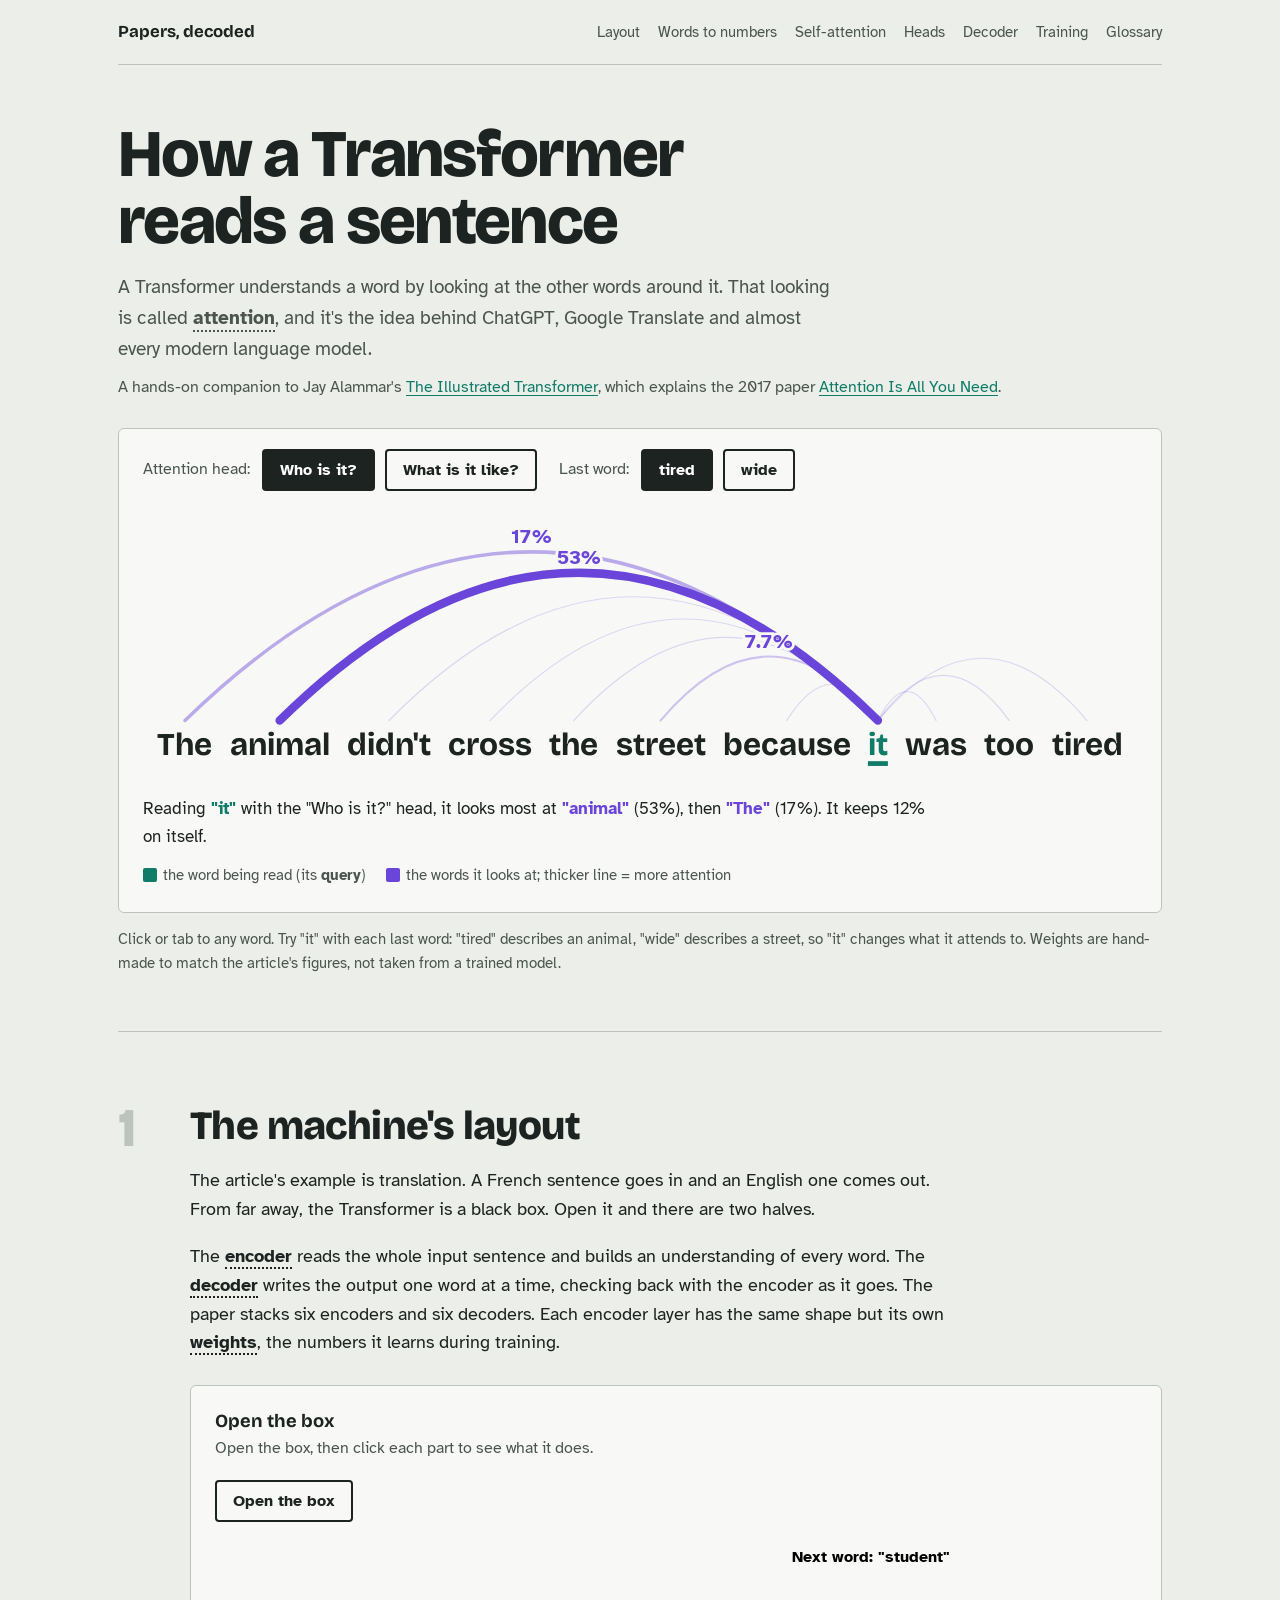
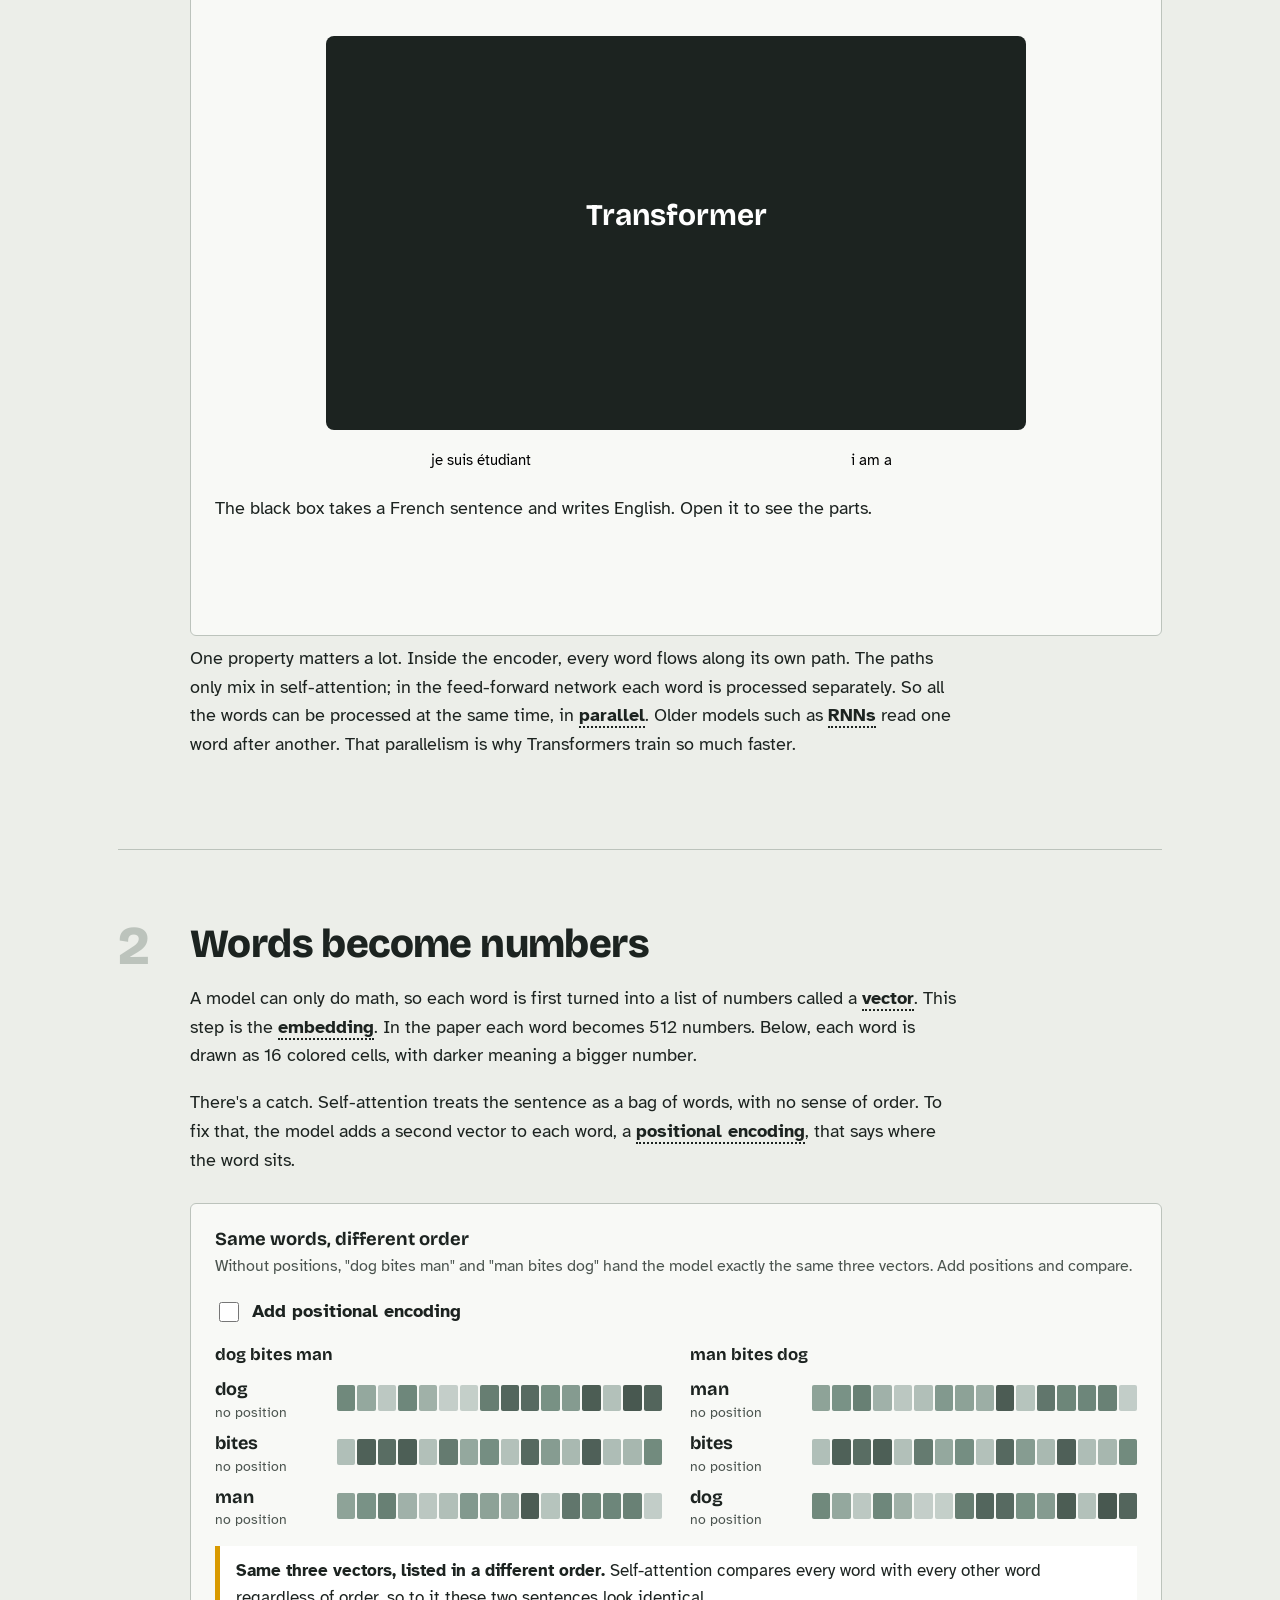
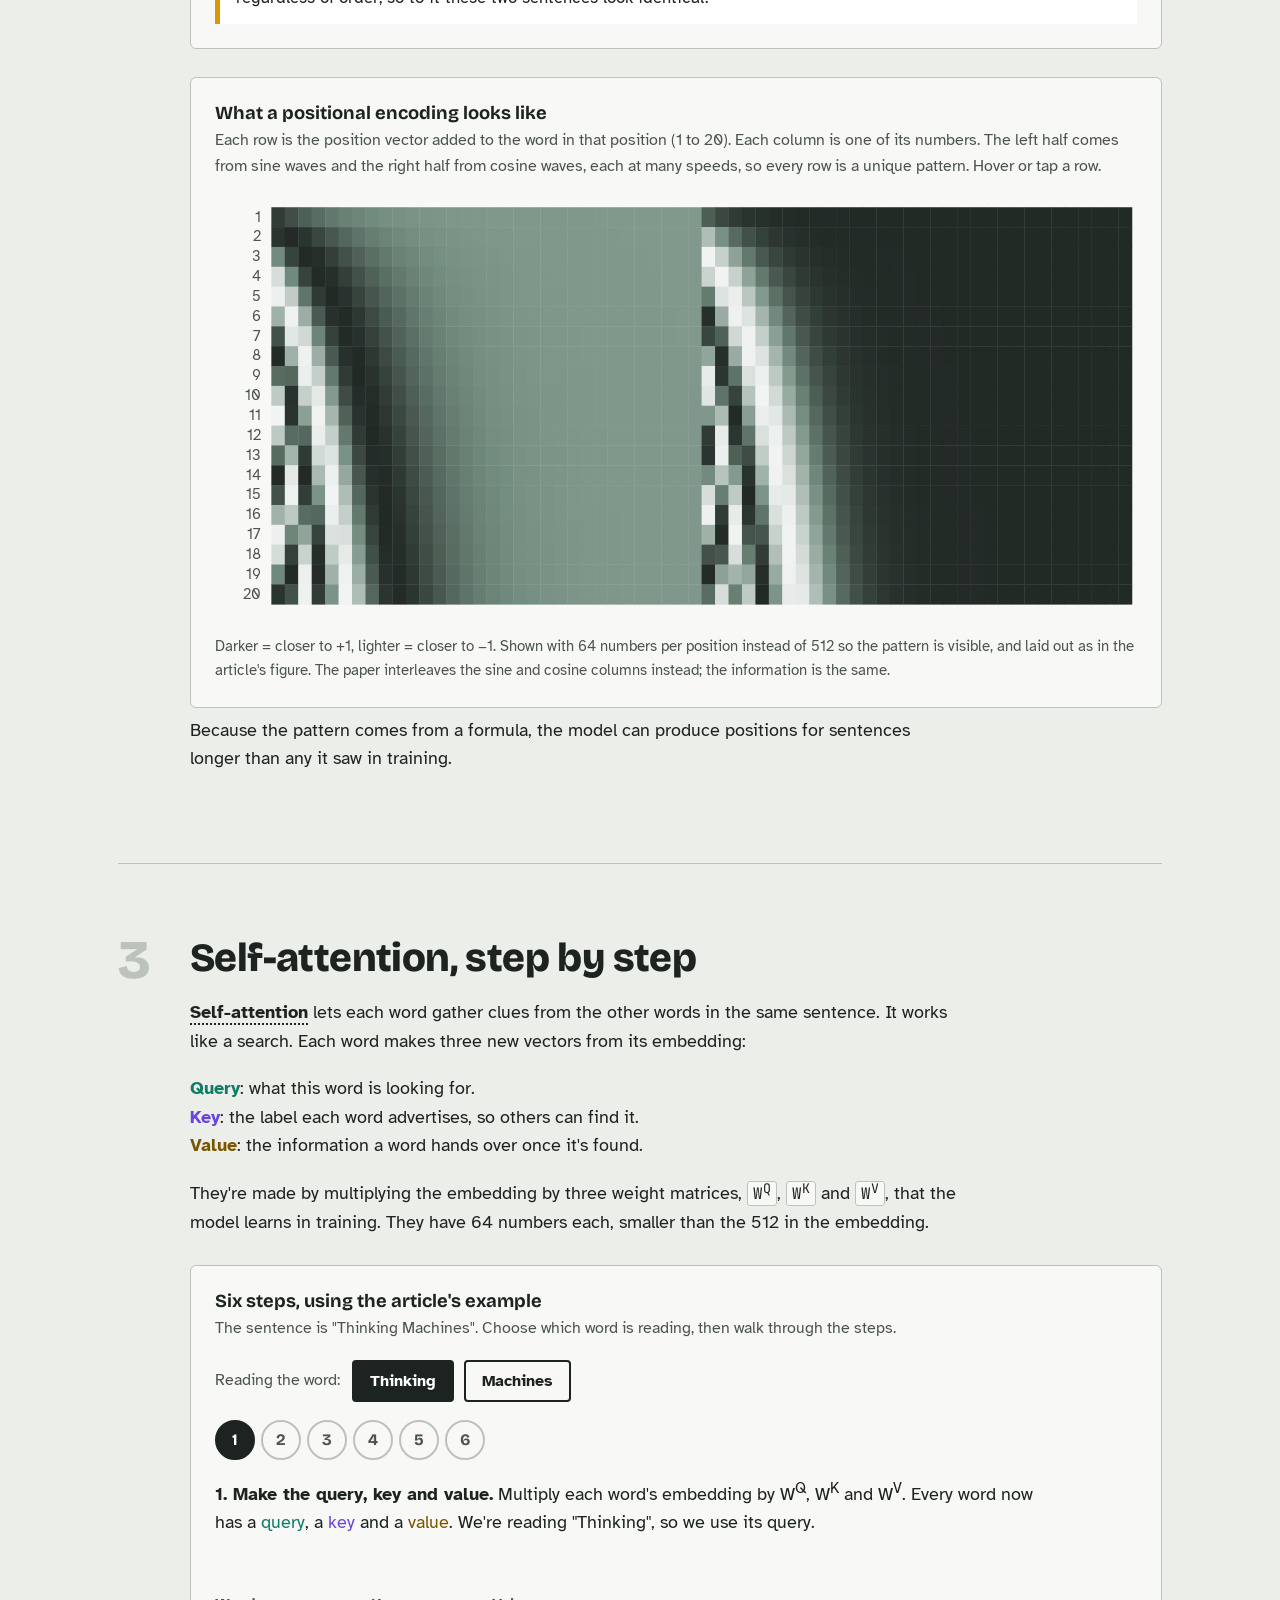
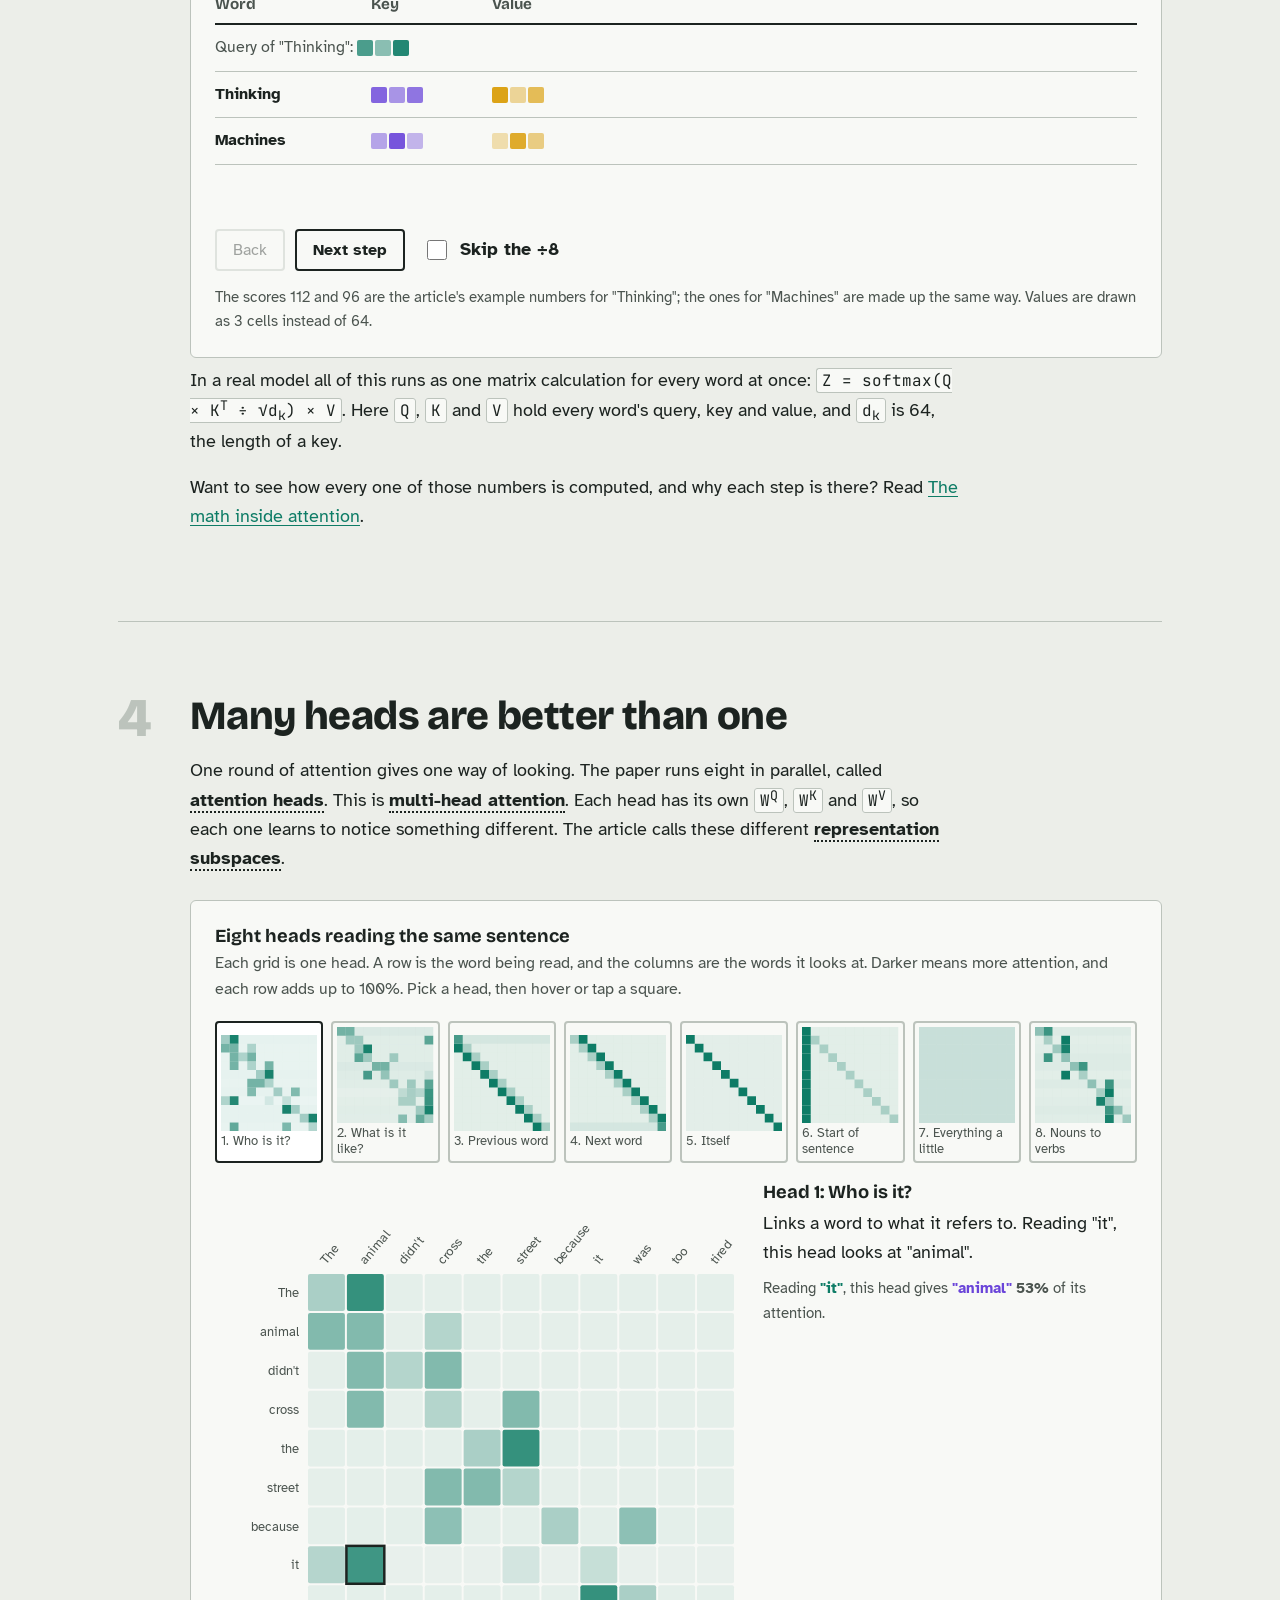
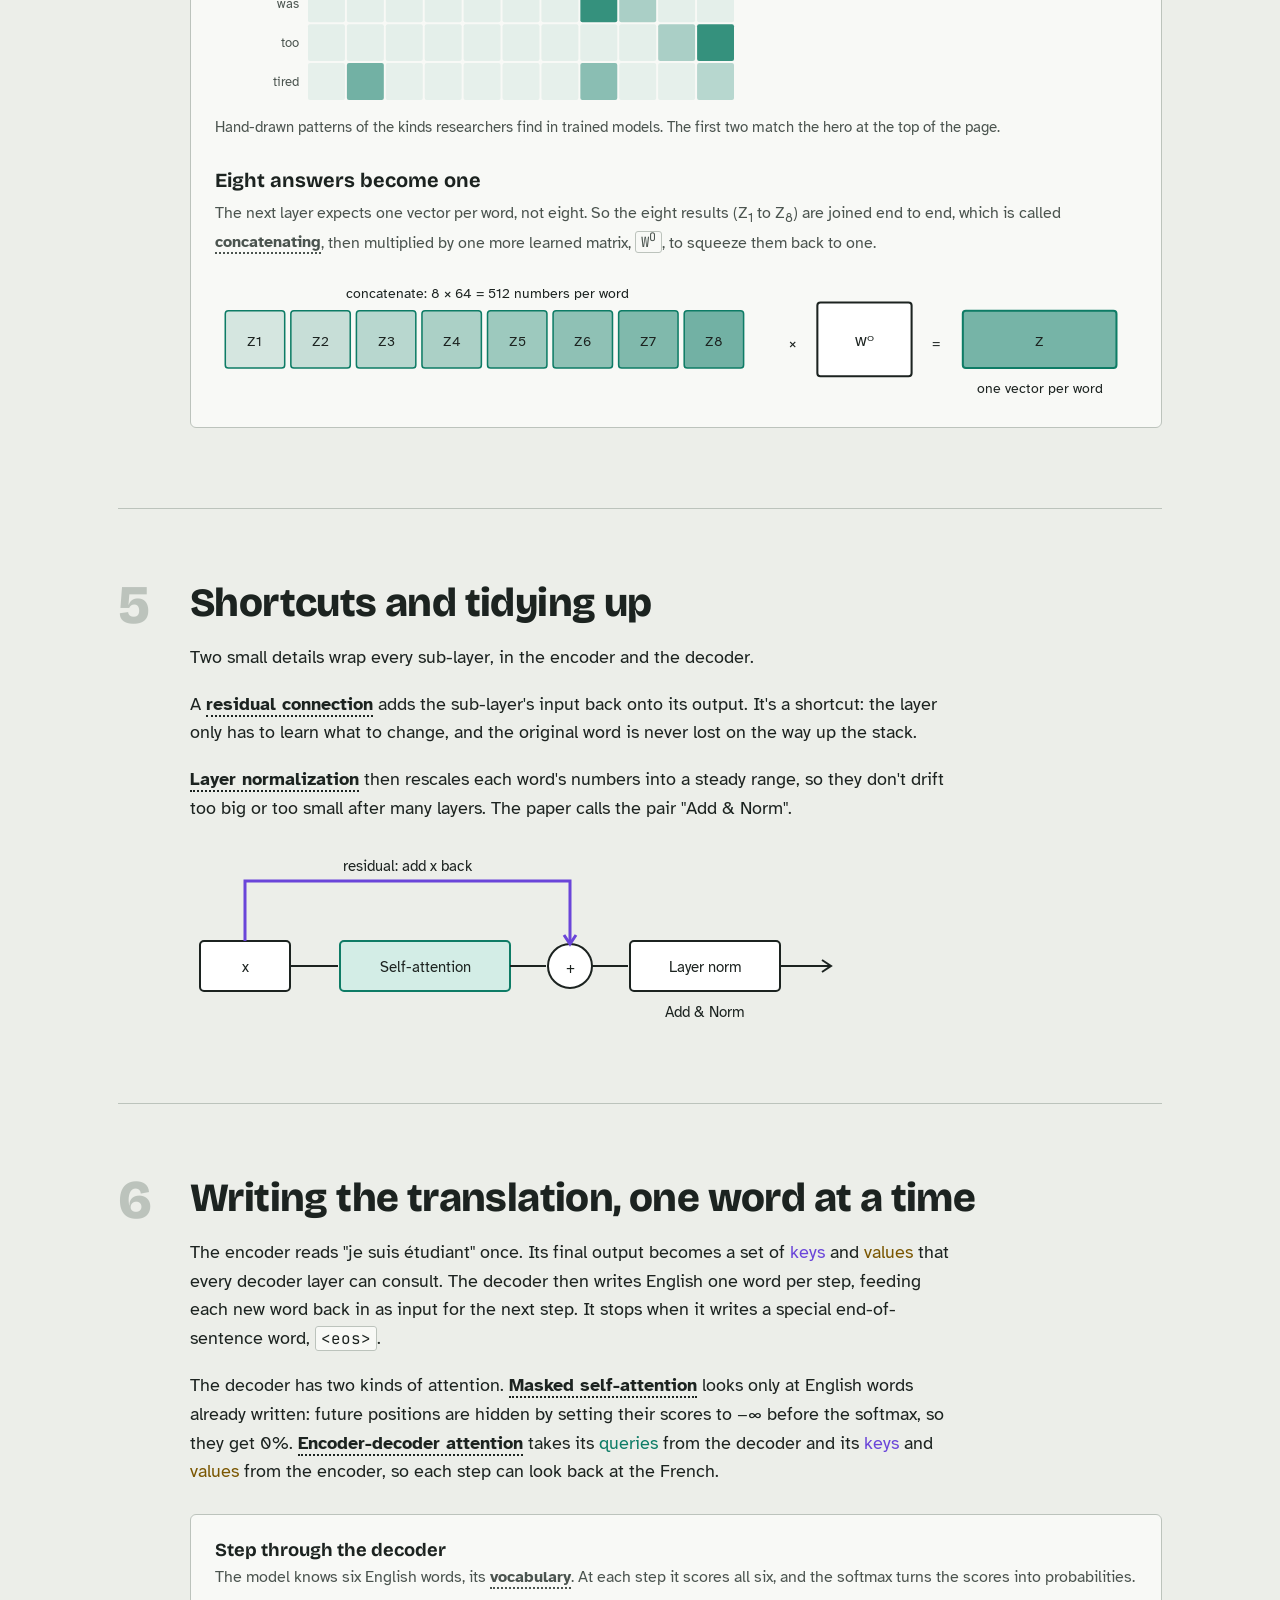
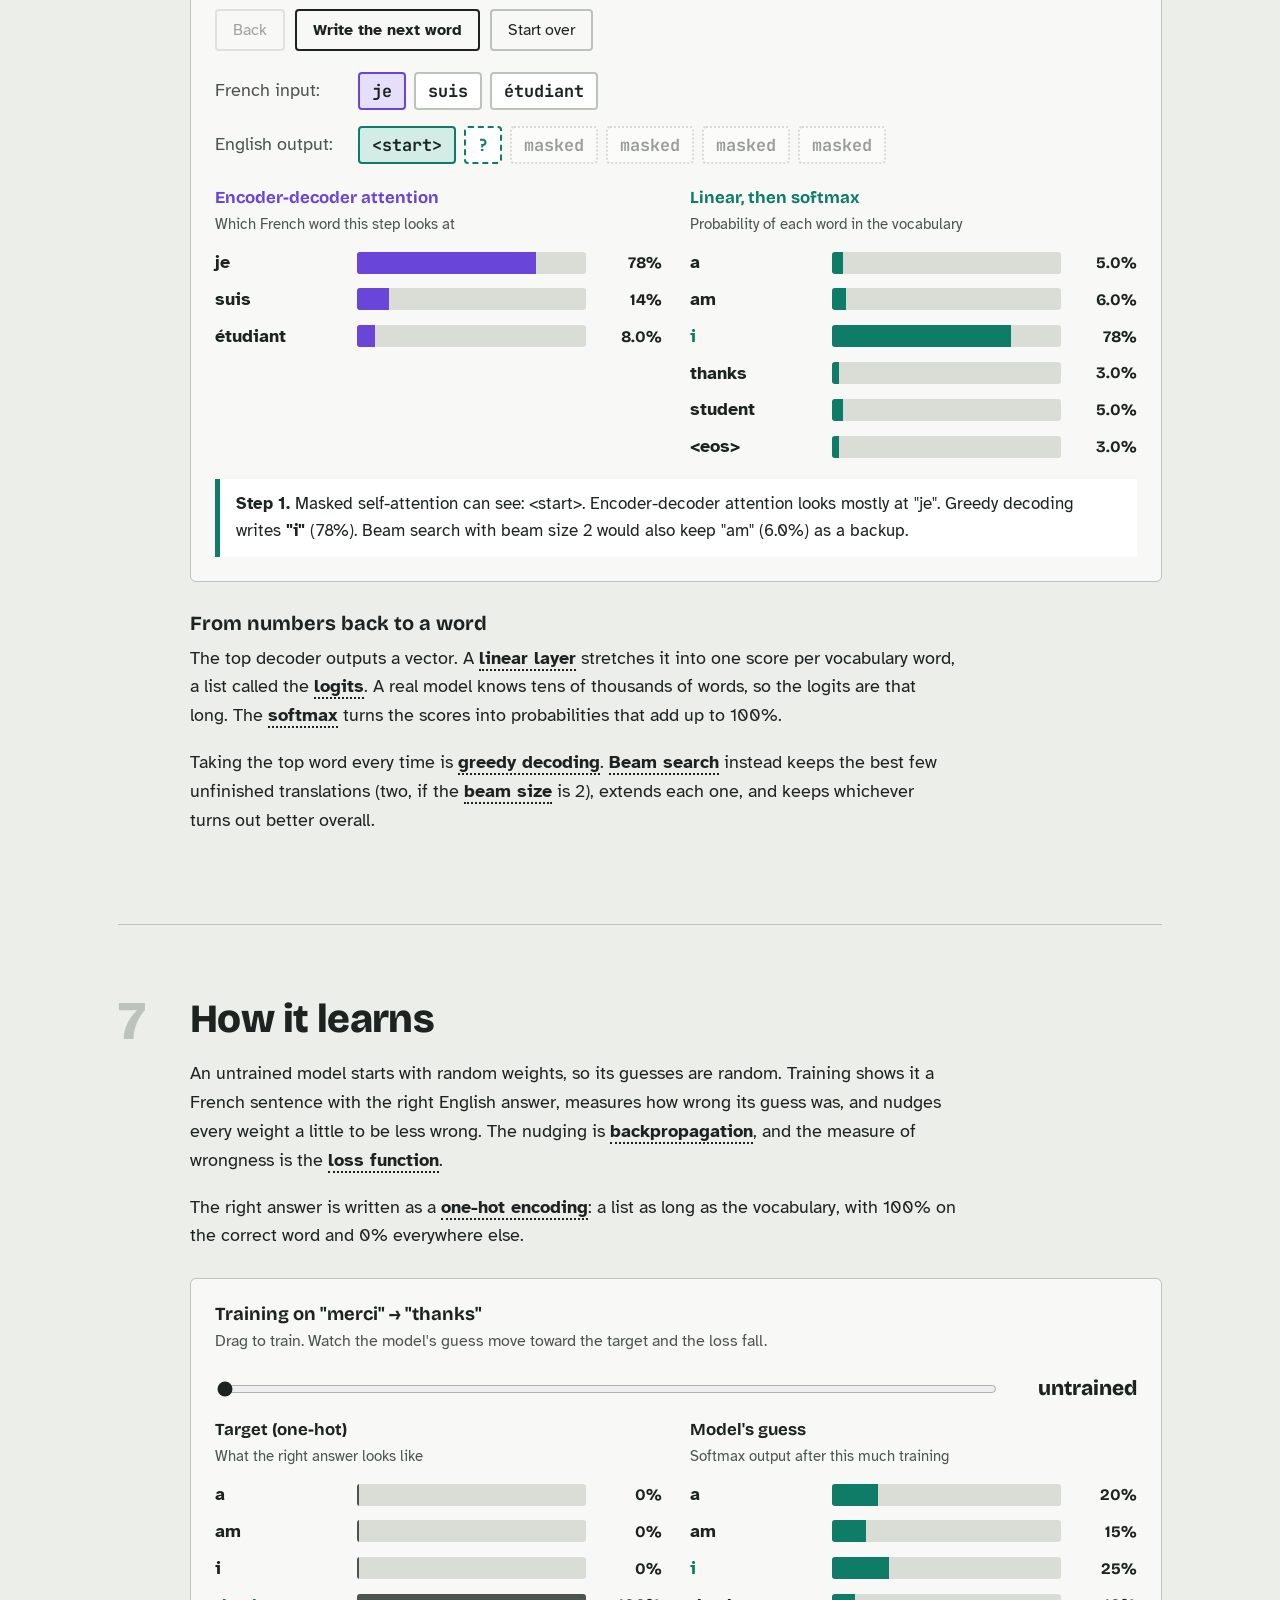
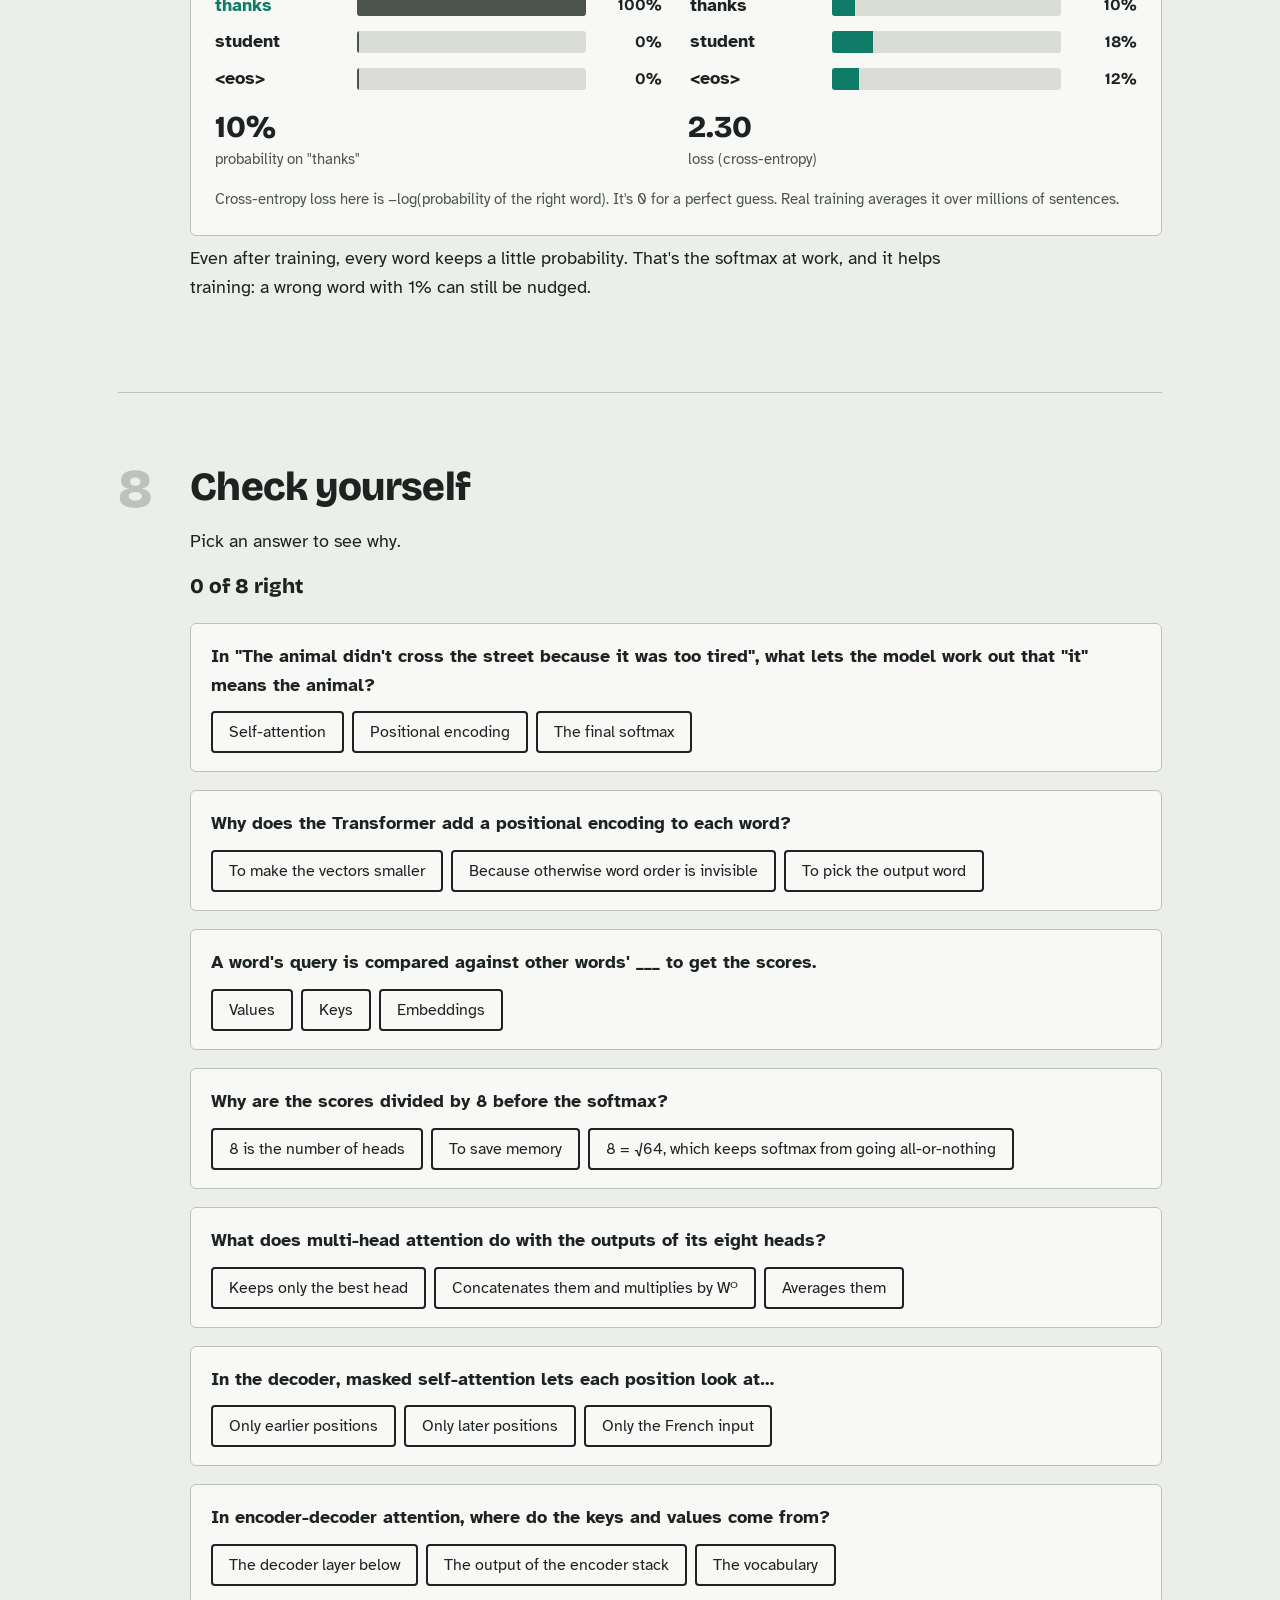
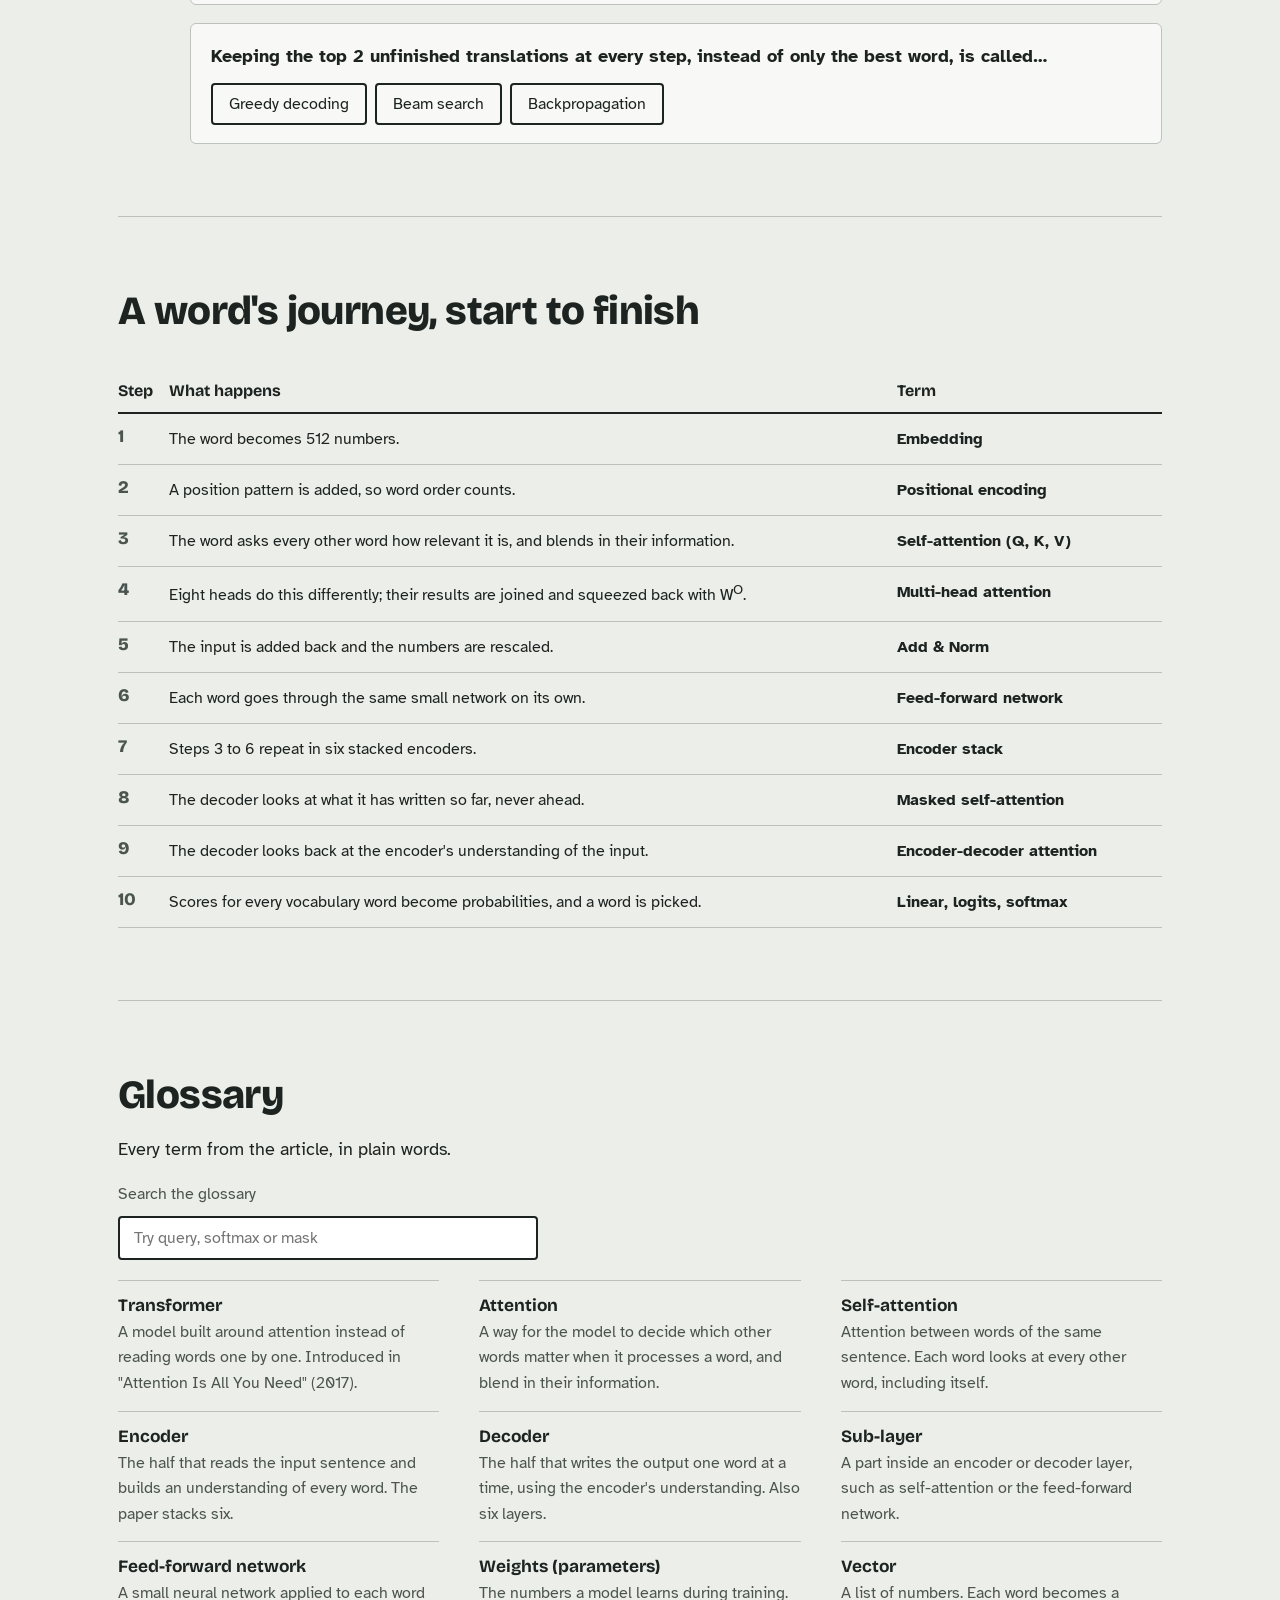
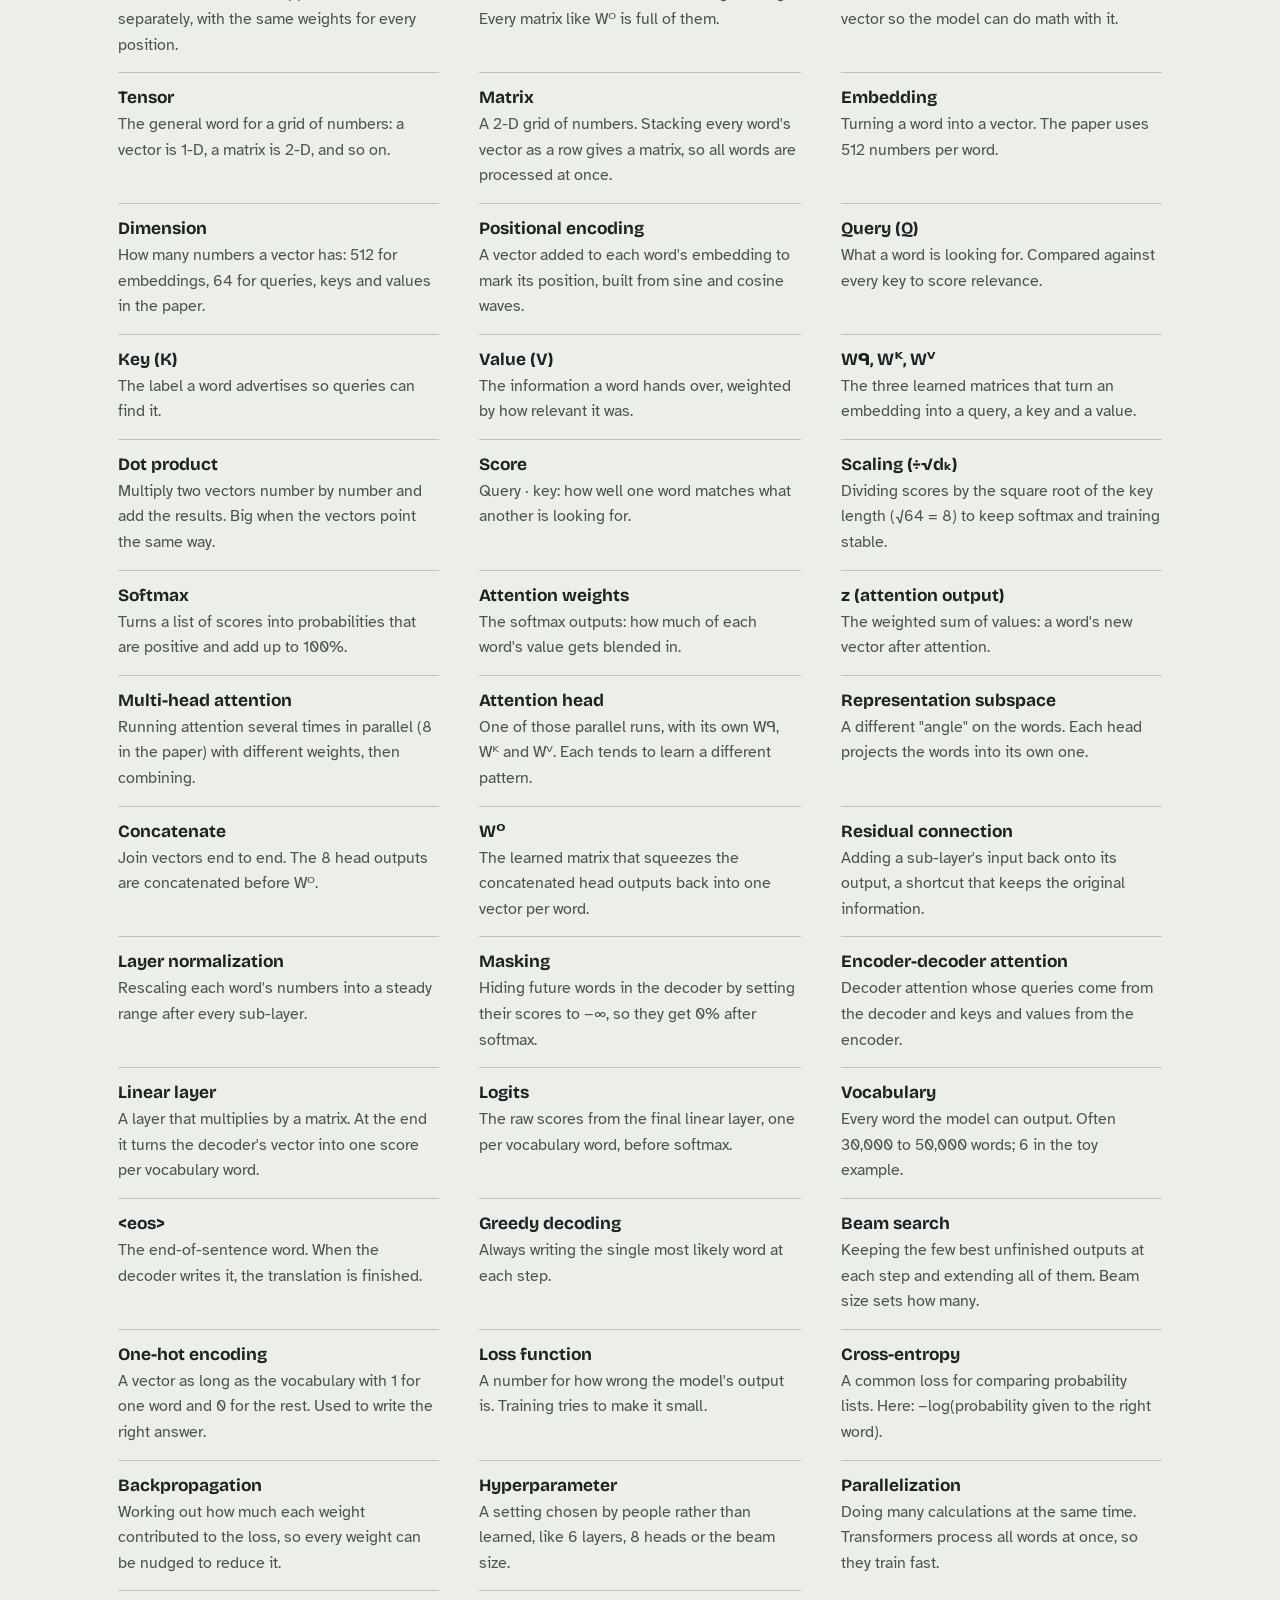
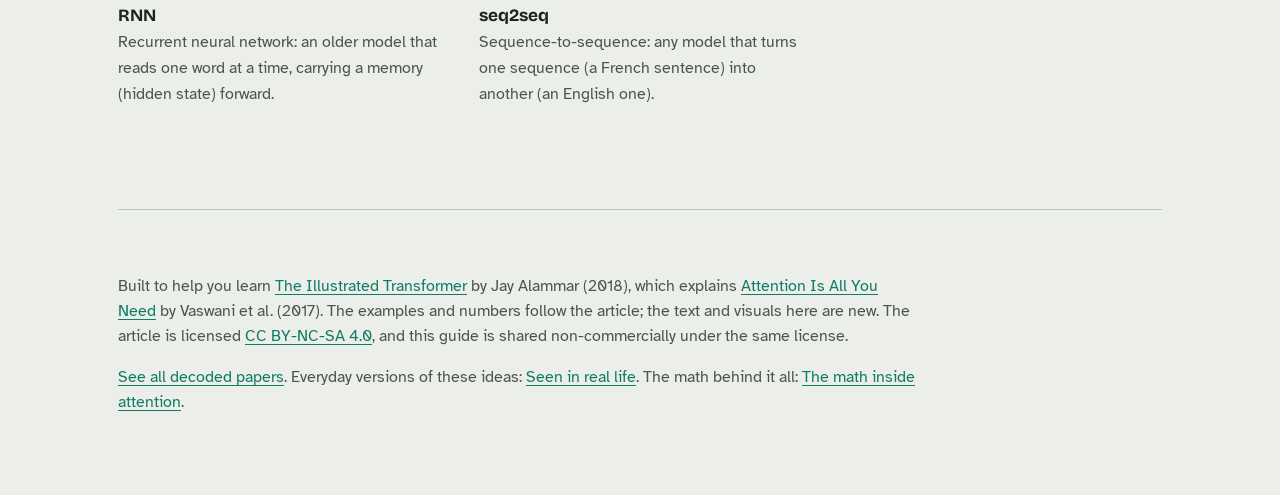
<file: transformer/index.html>
<!doctype html>
<html lang="en">
<head>
<meta charset="utf-8">
<meta name="viewport" content="width=device-width, initial-scale=1">
<title>How a Transformer reads a sentence: a hands-on guide to "The Illustrated Transformer"</title>
<meta name="description" content="An interactive, plain-English companion to Jay Alammar's The Illustrated Transformer: attention, queries, keys and values, multi-head attention, positional encoding and decoding.">
<link rel="preconnect" href="https://fonts.googleapis.com">
<link rel="preconnect" href="https://fonts.gstatic.com" crossorigin>
<link href="https://fonts.googleapis.com/css2?family=Atkinson+Hyperlegible:ital,wght@0,400;0,700;1,400&family=Bricolage+Grotesque:opsz,wght@12..96,700;12..96,800&family=JetBrains+Mono:wght@400;700&display=swap" rel="stylesheet">
<link rel="stylesheet" href="styles.css">
</head>
<body>
<div class="wrap">

<header class="top">
  <a class="brand" href="../">Papers, decoded</a>
  <nav aria-label="Chapters">
    <a href="#layout">Layout</a>
    <a href="#numbers">Words to numbers</a>
    <a href="#attention">Self-attention</a>
    <a href="#heads">Heads</a>
    <a href="#decoder">Decoder</a>
    <a href="#training">Training</a>
    <a href="#glossary">Glossary</a>
  </nav>
</header>

<main>
<section class="hero" aria-labelledby="title">
  <h1 id="title">How a Transformer reads a sentence</h1>
  <p class="lede">A Transformer understands a word by looking at the other words around it. That looking is called <dfn>attention</dfn>, and it's the idea behind ChatGPT, Google Translate and almost every modern language model.</p>
  <p class="source">A hands-on companion to Jay Alammar's <a href="https://jalammar.github.io/illustrated-transformer/" target="_blank" rel="noopener">The Illustrated Transformer</a>, which explains the 2017 paper <a href="https://arxiv.org/abs/1706.03762" target="_blank" rel="noopener">Attention Is All You Need</a>.</p>

  <div class="stage">
    <div class="controls" role="group" aria-label="Attention head">
      <span class="label">Attention head:</span>
      <button class="btn" data-head="0" aria-pressed="true">Who is it?</button>
      <button class="btn" data-head="1" aria-pressed="false">What is it like?</button>
      <span class="label" style="margin-left:12px">Last word:</span>
      <button class="btn" data-end="tired" aria-pressed="true">tired</button>
      <button class="btn" data-end="wide" aria-pressed="false">wide</button>
    </div>
    <svg class="arcs" id="arcs" viewBox="0 0 1040 300" role="group" aria-label="The sentence. Choose a word to see which words it pays attention to."></svg>
    <p class="reading" id="reading" aria-live="polite"></p>
    <div class="legend-inline"><span><i style="background:var(--q)"></i>the word being read (its <b>query</b>)</span><span><i style="background:var(--k)"></i>the words it looks at; thicker line = more attention</span></div>
  </div>
  <p class="note">Click or tab to any word. Try "it" with each last word: "tired" describes an animal, "wide" describes a street, so "it" changes what it attends to. Weights are hand-made to match the article's figures, not taken from a trained model.</p>
</section>

<!-- 1 -->
<section class="chapter" id="layout">
  <div class="chapter-head"><span class="num">1</span><h2>The machine's layout</h2></div>
  <div class="indent prose">
    <p>The article's example is translation. A French sentence goes in and an English one comes out. From far away, the Transformer is a black box. Open it and there are two halves.</p>
    <p>The <dfn>encoder</dfn> reads the whole input sentence and builds an understanding of every word. The <dfn>decoder</dfn> writes the output one word at a time, checking back with the encoder as it goes. The paper stacks six encoders and six decoders. Each encoder layer has the same shape but its own <dfn>weights</dfn>, the numbers it learns during training.</p>
  </div>
  <div class="bench">
    <p class="bench-title">Open the box</p>
    <p class="bench-help">Open the box, then click each part to see what it does.</p>
    <div class="controls"><button class="btn" id="open-box" aria-pressed="false">Open the box</button></div>
    <svg class="arch" id="arch" viewBox="0 0 760 540" role="group" aria-label="Transformer architecture">
      <text x="575" y="22" text-anchor="middle" font-size="16" font-weight="700">Next word: "student"</text>
      <g id="arch-inner">
        <rect x="30" y="130" width="310" height="300" rx="6" fill="none" stroke="#BCC3BC" stroke-width="2" stroke-dasharray="6 5"/>
        <text x="46" y="156" font-size="16" font-weight="700">Encoder</text>
        <rect x="420" y="96" width="310" height="334" rx="6" fill="none" stroke="#BCC3BC" stroke-width="2" stroke-dasharray="6 5"/>
        <text x="436" y="122" font-size="16" font-weight="700">Decoder</text>
        <path d="M185 130 V108 H380 V300 H438" fill="none" stroke="#6A45D9" stroke-width="3" stroke-linejoin="round"/>
        <path d="M432 293 l9 7 -9 7" fill="none" stroke="#6A45D9" stroke-width="3"/>
        <text x="196" y="100" font-size="13" fill="#6A45D9">keys and values from the encoder</text>

        <g class="part" data-part="stack" tabindex="0" role="button" aria-label="Six layers">
          <rect x="268" y="138" width="62" height="30" rx="15" fill="#fff" stroke="#1C2320" stroke-width="2"/>
          <text x="299" y="158" text-anchor="middle" font-size="15" font-weight="700">×6</text>
        </g>
        <g class="part" data-part="enc-self" tabindex="0" role="button" aria-label="Encoder self-attention">
          <rect x="50" y="320" width="270" height="60" rx="4" fill="#D3EDE6" stroke="#0E7C66" stroke-width="2"/>
          <text x="185" y="356" text-anchor="middle" font-size="16" font-weight="700">Self-attention</text>
        </g>
        <g class="part" data-part="enc-ffn" tabindex="0" role="button" aria-label="Encoder feed-forward network">
          <rect x="50" y="200" width="270" height="60" rx="4" fill="#F7E9C4" stroke="#D99A00" stroke-width="2"/>
          <text x="185" y="236" text-anchor="middle" font-size="16" font-weight="700">Feed-forward network</text>
        </g>
        <g class="part" data-part="dec-self" tabindex="0" role="button" aria-label="Decoder masked self-attention">
          <rect x="440" y="350" width="270" height="56" rx="4" fill="#D3EDE6" stroke="#0E7C66" stroke-width="2"/>
          <text x="575" y="384" text-anchor="middle" font-size="16" font-weight="700">Masked self-attention</text>
        </g>
        <g class="part" data-part="enc-dec" tabindex="0" role="button" aria-label="Encoder-decoder attention">
          <rect x="440" y="272" width="270" height="56" rx="4" fill="#E6DFFA" stroke="#6A45D9" stroke-width="2"/>
          <text x="575" y="306" text-anchor="middle" font-size="16" font-weight="700">Encoder-decoder attention</text>
        </g>
        <g class="part" data-part="dec-ffn" tabindex="0" role="button" aria-label="Decoder feed-forward network">
          <rect x="440" y="194" width="270" height="56" rx="4" fill="#F7E9C4" stroke="#D99A00" stroke-width="2"/>
          <text x="575" y="228" text-anchor="middle" font-size="16" font-weight="700">Feed-forward network</text>
        </g>
        <g class="part" data-part="out" tabindex="0" role="button" aria-label="Linear and softmax">
          <rect x="420" y="36" width="310" height="44" rx="4" fill="#fff" stroke="#1C2320" stroke-width="2"/>
          <text x="575" y="64" text-anchor="middle" font-size="16" font-weight="700">Linear + softmax</text>
        </g>
        <g class="part" data-part="enc-in" tabindex="0" role="button" aria-label="Encoder input: embedding and position">
          <rect x="30" y="446" width="310" height="44" rx="4" fill="#fff" stroke="#1C2320" stroke-width="2"/>
          <text x="185" y="474" text-anchor="middle" font-size="15" font-weight="700">Embedding + position</text>
        </g>
        <g class="part" data-part="dec-in" tabindex="0" role="button" aria-label="Decoder input: words written so far">
          <rect x="420" y="446" width="310" height="44" rx="4" fill="#fff" stroke="#1C2320" stroke-width="2"/>
          <text x="575" y="474" text-anchor="middle" font-size="15" font-weight="700">Embedding + position</text>
        </g>
        <text x="185" y="525" text-anchor="middle" font-size="15">je suis étudiant</text>
        <text x="575" y="525" text-anchor="middle" font-size="15">i am a</text>
      </g>
      <g id="arch-box">
        <rect x="30" y="96" width="700" height="394" rx="8" fill="#1C2320"/>
        <text x="380" y="285" text-anchor="middle" font-size="30" font-weight="700" fill="#fff" style="font-family:var(--display)">Transformer</text>
        <text x="185" y="525" text-anchor="middle" font-size="15">je suis étudiant</text>
        <text x="575" y="525" text-anchor="middle" font-size="15">i am a</text>
      </g>
    </svg>
    <div class="explain" id="arch-explain" aria-live="polite"><p>The black box takes a French sentence and writes English. Open it to see the parts.</p></div>
  </div>
  <div class="indent prose">
    <p>One property matters a lot. Inside the encoder, every word flows along its own path. The paths only mix in self-attention; in the feed-forward network each word is processed separately. So all the words can be processed at the same time, in <dfn>parallel</dfn>. Older models such as <dfn>RNNs</dfn> read one word after another. That parallelism is why Transformers train so much faster.</p>
  </div>
</section>

<!-- 2 -->
<section class="chapter" id="numbers">
  <div class="chapter-head"><span class="num">2</span><h2>Words become numbers</h2></div>
  <div class="indent prose">
    <p>A model can only do math, so each word is first turned into a list of numbers called a <dfn>vector</dfn>. This step is the <dfn>embedding</dfn>. In the paper each word becomes 512 numbers. Below, each word is drawn as 16 colored cells, with darker meaning a bigger number.</p>
    <p>There's a catch. Self-attention treats the sentence as a bag of words, with no sense of order. To fix that, the model adds a second vector to each word, a <dfn>positional encoding</dfn>, that says where the word sits.</p>
  </div>
  <div class="bench">
    <p class="bench-title">Same words, different order</p>
    <p class="bench-help">Without positions, "dog bites man" and "man bites dog" hand the model exactly the same three vectors. Add positions and compare.</p>
    <div class="controls"><label class="toggle"><input type="checkbox" id="add-pos"> Add positional encoding</label></div>
    <div class="pair">
      <div><h4>dog bites man</h4><div class="vec-rows" id="sent-a"></div></div>
      <div><h4>man bites dog</h4><div class="vec-rows" id="sent-b"></div></div>
    </div>
    <div class="verdict" id="pos-verdict"></div>
  </div>
  <div class="bench">
    <p class="bench-title">What a positional encoding looks like</p>
    <p class="bench-help">Each row is the position vector added to the word in that position (1 to 20). Each column is one of its numbers. The left half comes from sine waves and the right half from cosine waves, each at many speeds, so every row is a unique pattern. Hover or tap a row.</p>
    <svg class="pe" id="pe" viewBox="0 0 720 330" role="img" aria-label="Positional encoding heatmap for 20 positions"></svg>
    <p class="note" id="pe-note">Darker = closer to +1, lighter = closer to −1. Shown with 64 numbers per position instead of 512 so the pattern is visible, and laid out as in the article's figure. The paper interleaves the sine and cosine columns instead; the information is the same.</p>
  </div>
  <div class="indent prose">
    <p>Because the pattern comes from a formula, the model can produce positions for sentences longer than any it saw in training.</p>
  </div>
</section>

<!-- 3 -->
<section class="chapter" id="attention">
  <div class="chapter-head"><span class="num">3</span><h2>Self-attention, step by step</h2></div>
  <div class="indent prose">
    <p><dfn>Self-attention</dfn> lets each word gather clues from the other words in the same sentence. It works like a search. Each word makes three new vectors from its embedding:</p>
    <p><b class="c-q">Query</b>: what this word is looking for.<br><b class="c-k">Key</b>: the label each word advertises, so others can find it.<br><b class="c-v">Value</b>: the information a word hands over once it's found.</p>
    <p>They're made by multiplying the embedding by three weight matrices, <code>W<sup>Q</sup></code>, <code>W<sup>K</sup></code> and <code>W<sup>V</sup></code>, that the model learns in training. They have 64 numbers each, smaller than the 512 in the embedding.</p>
  </div>
  <div class="bench">
    <p class="bench-title">Six steps, using the article's example</p>
    <p class="bench-help">The sentence is "Thinking Machines". Choose which word is reading, then walk through the steps.</p>
    <div class="controls" role="group" aria-label="Word being read">
      <span class="label">Reading the word:</span>
      <button class="btn" data-qword="0" aria-pressed="true">Thinking</button>
      <button class="btn" data-qword="1" aria-pressed="false">Machines</button>
    </div>
    <div class="steps" id="steps" role="group" aria-label="Steps"></div>
    <p class="step-text" id="step-text" aria-live="polite"></p>
    <div class="table-scroll"><table class="calc" id="calc"></table></div>
    <div class="controls" style="margin:18px 0 0">
      <button class="btn quiet" id="step-back">Back</button>
      <button class="btn" id="step-next">Next step</button>
      <label class="toggle" style="margin-left:8px"><input type="checkbox" id="no-scale"> Skip the ÷8</label>
    </div>
    <div class="verdict" id="scale-note" hidden></div>
    <p class="note">The scores 112 and 96 are the article's example numbers for "Thinking"; the ones for "Machines" are made up the same way. Values are drawn as 3 cells instead of 64.</p>
  </div>
  <div class="indent prose">
    <p>In a real model all of this runs as one matrix calculation for every word at once: <code>Z = softmax(Q × K<sup>T</sup> ÷ √d<sub>k</sub>) × V</code>. Here <code>Q</code>, <code>K</code> and <code>V</code> hold every word's query, key and value, and <code>d<sub>k</sub></code> is 64, the length of a key.</p>
    <p>Want to see how every one of those numbers is computed, and why each step is there? Read <a href="../transformer-math/">The math inside attention</a>.</p>
  </div>
</section>

<!-- 4 -->
<section class="chapter" id="heads">
  <div class="chapter-head"><span class="num">4</span><h2>Many heads are better than one</h2></div>
  <div class="indent prose">
    <p>One round of attention gives one way of looking. The paper runs eight in parallel, called <dfn>attention heads</dfn>. This is <dfn>multi-head attention</dfn>. Each head has its own <code>W<sup>Q</sup></code>, <code>W<sup>K</sup></code> and <code>W<sup>V</sup></code>, so each one learns to notice something different. The article calls these different <dfn>representation subspaces</dfn>.</p>
  </div>
  <div class="bench">
    <p class="bench-title">Eight heads reading the same sentence</p>
    <p class="bench-help">Each grid is one head. A row is the word being read, and the columns are the words it looks at. Darker means more attention, and each row adds up to 100%. Pick a head, then hover or tap a square.</p>
    <div class="heads" id="head-picker" role="group" aria-label="Choose a head"></div>
    <div class="heat-wrap">
      <svg class="heat" id="heat" viewBox="0 0 520 520" role="group" aria-label="Attention weights for the chosen head"></svg>
      <div class="heat-info" aria-live="polite">
        <h4 id="head-name"></h4>
        <p id="head-desc"></p>
        <p id="cell-info" class="note"></p>
      </div>
    </div>
    <p class="note">Hand-drawn patterns of the kinds researchers find in trained models. The first two match the hero at the top of the page.</p>
    <h3>Eight answers become one</h3>
    <p class="bench-help" style="margin-bottom:0">The next layer expects one vector per word, not eight. So the eight results (Z<sub>1</sub> to Z<sub>8</sub>) are joined end to end, which is called <dfn>concatenating</dfn>, then multiplied by one more learned matrix, <code>W<sup>O</sup></code>, to squeeze them back to one.</p>
    <svg class="concat" id="concat" viewBox="0 0 900 120" role="img" aria-label="Eight head outputs concatenated, then multiplied by W O to give one output"></svg>
  </div>
</section>

<!-- 5 -->
<section class="chapter" id="residuals">
  <div class="chapter-head"><span class="num">5</span><h2>Shortcuts and tidying up</h2></div>
  <div class="indent prose">
    <p>Two small details wrap every sub-layer, in the encoder and the decoder.</p>
    <p>A <dfn>residual connection</dfn> adds the sub-layer's input back onto its output. It's a shortcut: the layer only has to learn what to change, and the original word is never lost on the way up the stack.</p>
    <p><dfn>Layer normalization</dfn> then rescales each word's numbers into a steady range, so they don't drift too big or too small after many layers. The paper calls the pair "Add &amp; Norm".</p>
  </div>
  <svg class="flow" viewBox="0 0 680 190" role="img" aria-label="Input x goes through self-attention, x is added back, then layer normalization">
    <rect x="10" y="100" width="90" height="50" rx="4" fill="#fff" stroke="#1C2320" stroke-width="2"/>
    <text x="55" y="131" text-anchor="middle" font-weight="700">x</text>
    <rect x="150" y="100" width="170" height="50" rx="4" fill="#D3EDE6" stroke="#0E7C66" stroke-width="2"/>
    <text x="235" y="131" text-anchor="middle" font-weight="700">Self-attention</text>
    <circle cx="380" cy="125" r="22" fill="#fff" stroke="#1C2320" stroke-width="2"/>
    <text x="380" y="132" text-anchor="middle" font-size="22" font-weight="700">+</text>
    <rect x="440" y="100" width="150" height="50" rx="4" fill="#fff" stroke="#1C2320" stroke-width="2"/>
    <text x="515" y="131" text-anchor="middle" font-weight="700">Layer norm</text>
    <path d="M100 125 H148 M320 125 H356 M402 125 H438 M590 125 H640" stroke="#1C2320" stroke-width="2" fill="none"/>
    <path d="M632 119 l9 6 -9 6" stroke="#1C2320" stroke-width="2" fill="none"/>
    <path d="M55 100 V40 H380 V102" stroke="#6A45D9" stroke-width="3" fill="none"/>
    <path d="M374 94 l6 9 6 -9" stroke="#6A45D9" stroke-width="3" fill="none"/>
    <text x="217" y="30" text-anchor="middle" fill="#6A45D9">residual: add x back</text>
    <text x="515" y="176" text-anchor="middle" fill="#4B544F">Add &amp; Norm</text>
  </svg>
</section>

<!-- 6 -->
<section class="chapter" id="decoder">
  <div class="chapter-head"><span class="num">6</span><h2>Writing the translation, one word at a time</h2></div>
  <div class="indent prose">
    <p>The encoder reads "je suis étudiant" once. Its final output becomes a set of <span class="c-k">keys</span> and <span class="c-v">values</span> that every decoder layer can consult. The decoder then writes English one word per step, feeding each new word back in as input for the next step. It stops when it writes a special end-of-sentence word, <code>&lt;eos&gt;</code>.</p>
    <p>The decoder has two kinds of attention. <dfn>Masked self-attention</dfn> looks only at English words already written: future positions are hidden by setting their scores to −∞ before the softmax, so they get 0%. <dfn>Encoder-decoder attention</dfn> takes its <span class="c-q">queries</span> from the decoder and its <span class="c-k">keys</span> and <span class="c-v">values</span> from the encoder, so each step can look back at the French.</p>
  </div>
  <div class="bench">
    <p class="bench-title">Step through the decoder</p>
    <p class="bench-help">The model knows six English words, its <dfn>vocabulary</dfn>. At each step it scores all six, and the softmax turns the scores into probabilities.</p>
    <div class="controls">
      <button class="btn quiet" id="dec-back">Back</button>
      <button class="btn" id="dec-next">Write the next word</button>
      <button class="btn quiet" id="dec-reset">Start over</button>
    </div>
    <div class="tokens" id="dec-in"></div>
    <div class="tokens" id="dec-out" style="margin-top:10px"></div>
    <div class="dec-grid">
      <div>
        <h4 class="c-k">Encoder-decoder attention</h4>
        <p class="sub">Which French word this step looks at</p>
        <div class="hbars" id="dec-att"></div>
      </div>
      <div>
        <h4 class="c-q">Linear, then softmax</h4>
        <p class="sub">Probability of each word in the vocabulary</p>
        <div class="hbars" id="dec-prob"></div>
      </div>
    </div>
    <div class="verdict q" id="dec-verdict"></div>
  </div>
  <div class="indent prose">
    <h3>From numbers back to a word</h3>
    <p>The top decoder outputs a vector. A <dfn>linear layer</dfn> stretches it into one score per vocabulary word, a list called the <dfn>logits</dfn>. A real model knows tens of thousands of words, so the logits are that long. The <dfn>softmax</dfn> turns the scores into probabilities that add up to 100%.</p>
    <p>Taking the top word every time is <dfn>greedy decoding</dfn>. <dfn>Beam search</dfn> instead keeps the best few unfinished translations (two, if the <dfn>beam size</dfn> is 2), extends each one, and keeps whichever turns out better overall.</p>
  </div>
</section>

<!-- 7 -->
<section class="chapter" id="training">
  <div class="chapter-head"><span class="num">7</span><h2>How it learns</h2></div>
  <div class="indent prose">
    <p>An untrained model starts with random weights, so its guesses are random. Training shows it a French sentence with the right English answer, measures how wrong its guess was, and nudges every weight a little to be less wrong. The nudging is <dfn>backpropagation</dfn>, and the measure of wrongness is the <dfn>loss function</dfn>.</p>
    <p>The right answer is written as a <dfn>one-hot encoding</dfn>: a list as long as the vocabulary, with 100% on the correct word and 0% everywhere else.</p>
  </div>
  <div class="bench">
    <p class="bench-title">Training on "merci" → "thanks"</p>
    <p class="bench-help">Drag to train. Watch the model's guess move toward the target and the loss fall.</p>
    <div class="slider-row">
      <input type="range" id="train" min="0" max="100" value="0" aria-label="Training progress">
      <span class="slider-val" id="train-val"></span>
    </div>
    <div class="dec-grid" style="margin-top:6px">
      <div><h4>Target (one-hot)</h4><p class="sub">What the right answer looks like</p><div class="hbars" id="t-target"></div></div>
      <div><h4>Model's guess</h4><p class="sub">Softmax output after this much training</p><div class="hbars" id="t-guess"></div></div>
    </div>
    <div class="stats">
      <div class="stat"><b id="t-p"></b><span>probability on "thanks"</span></div>
      <div class="stat"><b id="t-loss"></b><span>loss (cross-entropy)</span></div>
    </div>
    <p class="note">Cross-entropy loss here is −log(probability of the right word). It's 0 for a perfect guess. Real training averages it over millions of sentences.</p>
  </div>
  <div class="indent prose">
    <p>Even after training, every word keeps a little probability. That's the softmax at work, and it helps training: a wrong word with 1% can still be nudged.</p>
  </div>
</section>

<!-- 8 -->
<section class="chapter" id="quiz-section">
  <div class="chapter-head"><span class="num">8</span><h2>Check yourself</h2></div>
  <div class="indent prose">
    <p>Pick an answer to see why.</p>
    <p class="score" id="score" aria-live="polite"></p>
  </div>
  <div class="quiz" id="quiz"></div>
</section>

<section class="chapter" id="recap">
  <h2>A word's journey, start to finish</h2>
  <div class="table-scroll">
  <table class="recap">
    <thead><tr><th scope="col">Step</th><th scope="col">What happens</th><th scope="col">Term</th></tr></thead>
    <tbody>
      <tr><td>1</td><td>The word becomes 512 numbers.</td><td>Embedding</td></tr>
      <tr><td>2</td><td>A position pattern is added, so word order counts.</td><td>Positional encoding</td></tr>
      <tr><td>3</td><td>The word asks every other word how relevant it is, and blends in their information.</td><td>Self-attention (Q, K, V)</td></tr>
      <tr><td>4</td><td>Eight heads do this differently; their results are joined and squeezed back with W<sup>O</sup>.</td><td>Multi-head attention</td></tr>
      <tr><td>5</td><td>The input is added back and the numbers are rescaled.</td><td>Add &amp; Norm</td></tr>
      <tr><td>6</td><td>Each word goes through the same small network on its own.</td><td>Feed-forward network</td></tr>
      <tr><td>7</td><td>Steps 3 to 6 repeat in six stacked encoders.</td><td>Encoder stack</td></tr>
      <tr><td>8</td><td>The decoder looks at what it has written so far, never ahead.</td><td>Masked self-attention</td></tr>
      <tr><td>9</td><td>The decoder looks back at the encoder's understanding of the input.</td><td>Encoder-decoder attention</td></tr>
      <tr><td>10</td><td>Scores for every vocabulary word become probabilities, and a word is picked.</td><td>Linear, logits, softmax</td></tr>
    </tbody>
  </table>
  </div>
</section>

<section class="chapter" id="glossary">
  <h2>Glossary</h2>
  <div class="prose"><p>Every term from the article, in plain words.</p></div>
  <label for="gfilter" class="bench-help" style="display:block;margin:0">Search the glossary</label>
  <input class="filter" id="gfilter" type="search" placeholder="Try query, softmax or mask">
  <dl class="glossary" id="gloss"></dl>
  <p class="empty" id="gempty" hidden>No terms match. Try a shorter word.</p>
</section>
</main>

<footer>
  <p>Built to help you learn <a href="https://jalammar.github.io/illustrated-transformer/" target="_blank" rel="noopener">The Illustrated Transformer</a> by Jay Alammar (2018), which explains <a href="https://arxiv.org/abs/1706.03762" target="_blank" rel="noopener">Attention Is All You Need</a> by Vaswani et al. (2017). The examples and numbers follow the article; the text and visuals here are new. The article is licensed <a href="https://creativecommons.org/licenses/by-nc-sa/4.0/" target="_blank" rel="noopener">CC BY-NC-SA 4.0</a>, and this guide is shared non-commercially under the same license.</p>
  <p><a href="../">See all decoded papers</a>. Everyday versions of these ideas: <a href="../analogies/">Seen in real life</a>. The math behind it all: <a href="../transformer-math/">The math inside attention</a>.</p>
</footer>
</div>
<script src="app.js"></script>
</body>
</html>
</file>
<file: analogies/styles.css>
:root {
  --floor: #ECEEE9;
  --panel: #F8F9F6;
  --ink: #1C2320;
  --ink-2: #4B544F;
  --line: #BCC3BC;
  --brrr: #2D55DB;
  --tf: #0E7C66;
  --life: #E8A317;
  --display: "Bricolage Grotesque", "Segoe UI", system-ui, sans-serif;
  --body: "Atkinson Hyperlegible", "Segoe UI", system-ui, sans-serif;
}
* { box-sizing: border-box; }
html { scroll-behavior: smooth; }
@media (prefers-reduced-motion: reduce) { html { scroll-behavior: auto; } }
body { margin: 0; background: var(--floor); color: var(--ink); font: 400 1.1rem/1.6 var(--body); }
a { color: var(--ink); text-underline-offset: 3px; }
:focus-visible { outline: 3px solid var(--ink); outline-offset: 3px; border-radius: 2px; }
.wrap { max-width: 1040px; margin: 0 auto; padding: 0 28px; }

.top { display: flex; justify-content: space-between; align-items: baseline; gap: 24px; padding: 20px 0; border-bottom: 1px solid var(--line); }
.brand { font: 700 1.05rem var(--display); text-decoration: none; }
.top nav { display: flex; flex-wrap: wrap; gap: 4px 18px; font-size: .95rem; }
.top nav a { color: var(--ink-2); text-decoration: none; }
.top nav a:hover { color: var(--ink); text-decoration: underline; }

.hero { padding: 64px 0 24px; max-width: 760px; }
h1 { font: 800 clamp(2.4rem, 5.6vw, 4.2rem)/1.0 var(--display); letter-spacing: -0.025em; margin: 0 0 20px; }
.lede { font-size: 1.22rem; color: var(--ink-2); margin: 0 0 14px; max-width: 58ch; }
.key { display: flex; flex-wrap: wrap; gap: 8px 22px; font-size: .95rem; color: var(--ink-2); margin: 18px 0 0; padding: 0; list-style: none; }
.key i { display: inline-block; width: 12px; height: 12px; border-radius: 50%; margin-right: 7px; vertical-align: -1px; }

.places { display: flex; flex-wrap: wrap; gap: 8px; margin: 28px 0 0; padding: 0; list-style: none; }
.places a { display: inline-block; padding: 7px 14px; border: 2px solid var(--ink); border-radius: 999px; text-decoration: none; font-weight: 700; font-size: .98rem; }
.places a:hover { background: var(--ink); color: #fff; }

.place { padding: 64px 0 8px; }
.place > h2 { font: 800 clamp(1.8rem, 3.6vw, 2.6rem)/1.1 var(--display); letter-spacing: -0.015em; margin: 0 0 6px; }
.place > p { color: var(--ink-2); margin: 0 0 24px; max-width: 62ch; }

/* The pairing: everyday scene ≈ GPU/ML idea */
.pair { display: grid; grid-template-columns: minmax(0, 5fr) 48px minmax(0, 7fr); align-items: start; padding: 26px 0; border-top: 1px solid var(--line); scroll-margin-top: 16px; }
.pair:target { background: linear-gradient(90deg, rgba(232,163,23,.14), transparent 70%); }
.scene { margin: 0; font: 700 1.4rem/1.3 var(--display); letter-spacing: -0.01em; padding-left: 16px; border-left: 5px solid var(--life); }
.eq { font: 800 1.9rem/1 var(--display); color: var(--line); text-align: center; padding-top: 2px; }
.idea p { margin: 0 0 8px; max-width: 60ch; }
.concept { font: 800 1.15rem/1.2 var(--display); margin: 0 0 6px !important; }
.concept a { text-decoration: none; }
.concept a:hover { text-decoration: underline; }
.concept.brrr a { color: var(--brrr); }
.concept.tf a { color: var(--tf); }
.concept span { font: 400 .85rem var(--body); color: var(--ink-2); margin-left: 8px; }
.breaks { font-size: .97rem; color: var(--ink-2); }
.breaks b { color: var(--ink); font-weight: 700; }

/* Make your own */
.recipe { margin: 72px 0 0; padding: 32px; background: var(--ink); color: #EEF0EC; border-radius: 8px; }
.recipe h2 { font: 800 clamp(1.7rem, 3.4vw, 2.4rem)/1.1 var(--display); margin: 0 0 10px; color: #fff; }
.recipe > p { max-width: 62ch; margin: 0 0 18px; color: #C9CFC9; }
.recipe ol { margin: 0; padding-left: 1.4em; max-width: 64ch; }
.recipe li { margin: 0 0 12px; }
.recipe li b { color: #fff; }
.recipe .eg { margin: 18px 0 0; padding: 14px 16px; border-left: 4px solid var(--life); background: rgba(255,255,255,.06); max-width: 64ch; }

/* Index */
.index { padding: 64px 0 0; }
.index h2 { font: 800 clamp(1.7rem, 3.4vw, 2.4rem)/1.1 var(--display); margin: 0 0 8px; }
.index > p { color: var(--ink-2); margin: 0 0 16px; }
.table-scroll { overflow-x: auto; }
table { border-collapse: collapse; width: 100%; min-width: 560px; font-size: 1rem; }
th, td { text-align: left; padding: 11px 16px 11px 0; border-bottom: 1px solid var(--line); vertical-align: top; }
th { font: 700 1rem var(--display); border-bottom: 2px solid var(--ink); }
td:first-child { font-weight: 700; white-space: nowrap; }
td:first-child i { display: inline-block; width: 10px; height: 10px; border-radius: 50%; margin-right: 8px; }

footer { padding: 40px 0 64px; margin-top: 64px; border-top: 1px solid var(--line); color: var(--ink-2); font-size: .98rem; }
footer p { max-width: 80ch; }

@media (max-width: 760px) {
  .top nav { display: none; }
  .hero { padding-top: 40px; }
  .pair { grid-template-columns: 1fr; gap: 10px; }
  .eq { text-align: left; padding: 0 0 0 16px; font-size: 1.4rem; }
  .scene { font-size: 1.25rem; }
  .recipe { padding: 24px 20px; }
}
</file>
<file: brrr/styles.css>
:root {
  --floor: #ECEEE9;
  --panel: #F8F9F6;
  --ink: #1C2320;
  --ink-2: #4B544F;
  --line: #BCC3BC;
  --idle: #D9DDD6;
  --compute: #2D55DB;
  --compute-soft: #DCE3FA;
  --memory: #E39A14;
  --memory-ink: #8A5700;
  --overhead: #B9327E;
  --good: #1F7A4D;
  --bad: #B3261E;
  --display: "Bricolage Grotesque", "Segoe UI", system-ui, sans-serif;
  --body: "Atkinson Hyperlegible", "Segoe UI", system-ui, sans-serif;
  --code: "JetBrains Mono", Consolas, "Courier New", monospace;
}

* { box-sizing: border-box; }
html { scroll-behavior: smooth; }
@media (prefers-reduced-motion: reduce) {
  html { scroll-behavior: auto; }
  *, *::before, *::after { transition: none !important; animation: none !important; }
}

body { margin: 0; background: var(--floor); color: var(--ink); font: 400 1.125rem/1.6 var(--body); }
a { color: var(--compute); text-underline-offset: 3px; }
:focus-visible { outline: 3px solid var(--ink); outline-offset: 3px; border-radius: 2px; }
.wrap { max-width: 1100px; margin: 0 auto; padding: 0 28px; }

.top { display: flex; justify-content: space-between; align-items: baseline; gap: 24px; padding: 20px 0; border-bottom: 1px solid var(--line); }
.brand { font: 700 1.05rem var(--display); color: var(--ink); text-decoration: none; }
.top nav { display: flex; flex-wrap: wrap; gap: 4px 18px; font-size: .95rem; }
.top nav a { color: var(--ink-2); text-decoration: none; }
.top nav a:hover { color: var(--ink); text-decoration: underline; }

.hero { display: grid; grid-template-columns: 5fr 7fr; gap: 48px; align-items: center; padding: 56px 0 24px; }
h1 { font: 800 clamp(2.6rem, 5.6vw, 4.4rem)/1.0 var(--display); letter-spacing: -0.025em; margin: 0 0 20px; }
.lede { font-size: 1.2rem; color: var(--ink-2); max-width: 34ch; margin: 0 0 14px; }
.source { font-size: .98rem; color: var(--ink-2); margin: 0; }

.scene { width: 100%; height: auto; display: block; }
.scene .part { cursor: pointer; transition: opacity .25s; }
.scene .part:focus { outline: none; }
.scene .part:focus-visible .outline { stroke-width: 5; }
.scene .dim { opacity: .28; }
.scene text { font-family: var(--body); }

.timebar { display: flex; height: 64px; margin: 8px 0 0; border-radius: 4px; overflow: hidden; }
.timebar button { flex: 1; border: 0; margin: 0; cursor: pointer; color: #fff; text-align: left; padding: 0 18px; font: 700 1.1rem var(--display); transition: flex .35s ease, filter .2s; }
.timebar button span { display: block; font: 400 .9rem var(--body); opacity: .92; }
.timebar button[aria-pressed="true"] { flex: 1.6; }
.timebar button:hover { filter: brightness(1.08); }
.timebar .t-compute { background: var(--compute); }
.timebar .t-memory { background: var(--memory); color: #2A1B00; }
.timebar .t-overhead { background: var(--overhead); }
.explain { min-height: 7.5em; padding: 18px 0 8px; max-width: 70ch; }
.explain h3 { margin: 0 0 6px; }

.chapter { padding: 72px 0 24px; border-top: 1px solid var(--line); margin-top: 48px; }
.chapter-head { display: grid; grid-template-columns: 72px 1fr; align-items: start; }
.num { font: 800 3.4rem/0.9 var(--display); color: var(--line); }
h2 { font: 800 clamp(1.8rem, 3.4vw, 2.5rem)/1.1 var(--display); letter-spacing: -0.015em; margin: 0 0 18px; }
h3 { font: 700 1.25rem/1.3 var(--display); margin: 28px 0 8px; }
.prose { max-width: 64ch; }
.prose p { margin: 0 0 1em; }
.indent { margin-left: 72px; }

code, pre { font-family: var(--code); font-size: .88em; }
:not(pre) > code { background: var(--panel); border: 1px solid var(--line); padding: 1px 5px; border-radius: 3px; }
pre { background: var(--ink); color: #E9ECE6; padding: 14px 16px; border-radius: 4px; overflow-x: auto; line-height: 1.5; margin: 0; }
dfn { font-style: normal; font-weight: 700; border-bottom: 2px dotted currentColor; }
.c-compute { color: var(--compute); }
.c-memory { color: var(--memory-ink); }
.c-overhead { color: var(--overhead); }

.bench { background: var(--panel); border: 1px solid var(--line); border-radius: 6px; padding: 24px; margin: 28px 0 8px; }
.bench-title { font: 700 1.15rem var(--display); margin: 0 0 4px; }
.bench-help { margin: 0 0 18px; color: var(--ink-2); font-size: 1rem; }
.controls { display: flex; flex-wrap: wrap; gap: 10px; align-items: center; margin-bottom: 18px; }
.btn { font: 700 1rem var(--body); padding: 9px 16px; border-radius: 4px; cursor: pointer; border: 2px solid var(--ink); background: var(--panel); color: var(--ink); }
.btn:hover { background: #fff; }
.btn[aria-pressed="true"] { background: var(--ink); color: #fff; }
.btn.quiet { border-color: var(--line); font-weight: 400; }
.btn:disabled { opacity: .4; cursor: not-allowed; }

.stats { display: grid; grid-template-columns: repeat(auto-fit, minmax(170px, 1fr)); gap: 16px 24px; margin-top: 20px; }
.stat b { display: block; font: 800 1.9rem/1.1 var(--display); letter-spacing: -0.01em; }
.stat span { font-size: .95rem; color: var(--ink-2); }
.verdict { margin-top: 18px; padding: 12px 16px; border-left: 5px solid var(--ink); background: #fff; font-size: 1.05rem; }
.verdict.compute { border-color: var(--compute); }
.verdict.memory { border-color: var(--memory); }
.verdict.overhead { border-color: var(--overhead); }

.hbars { display: grid; gap: 12px; }
.hbar { display: grid; grid-template-columns: 220px 1fr 90px; gap: 14px; align-items: center; }
.hbar .track { height: 26px; background: var(--idle); border-radius: 3px; overflow: hidden; }
.hbar .fill { height: 100%; min-width: 3px; transition: width .6s cubic-bezier(.2,.8,.2,1); }
.hbar .val { font: 700 1.05rem var(--display); text-align: right; }
.fill.compute { background: var(--compute); }
.fill.memory { background: var(--memory); }
.fill.overhead { background: var(--overhead); }
.fill.ink { background: var(--ink-2); }

.chain { display: flex; flex-wrap: wrap; gap: 8px; align-items: center; min-height: 44px; margin-bottom: 18px; }
.chain .label { color: var(--ink-2); margin-right: 4px; }
.chip { display: inline-flex; align-items: center; gap: 6px; padding: 6px 8px 6px 12px; background: var(--compute-soft); border: 1px solid var(--compute); border-radius: 999px; font: 700 .95rem var(--code); color: var(--ink); }
.chip button { border: 0; background: transparent; cursor: pointer; font-size: 1.05rem; line-height: 1; padding: 0 4px; color: var(--ink-2); }
.chain .arrow { color: var(--ink-2); }
.lanes { display: grid; gap: 14px; }
.lane-row { display: grid; grid-template-columns: 170px 1fr; gap: 14px; align-items: center; }
.lane-row .name { font-weight: 700; line-height: 1.25; }
.lane-row .name span { display: block; font-weight: 400; font-size: .88rem; color: var(--ink-2); }
.track-line { display: flex; height: 34px; }
.seg { height: 100%; min-width: 3px; border-right: 1px solid var(--panel); transition: width .45s ease; }
.seg.read { background: var(--memory); }
.seg.write { background: repeating-linear-gradient(135deg, var(--memory) 0 7px, #EDB24A 7px 12px); }
.seg.calc { background: var(--compute); min-width: 4px; }
.legend { display: flex; flex-wrap: wrap; gap: 6px 20px; font-size: .92rem; color: var(--ink-2); margin-top: 12px; }
.legend i { display: inline-block; width: 14px; height: 14px; border-radius: 2px; vertical-align: -2px; margin-right: 6px; }
.code-pair { display: grid; grid-template-columns: 1fr 1fr; gap: 16px; margin-top: 18px; }
.code-pair figure { margin: 0; }
.code-pair figcaption { font-size: .92rem; color: var(--ink-2); margin-bottom: 6px; }

.slider-row { display: grid; grid-template-columns: 1fr auto; gap: 16px; align-items: center; margin-bottom: 8px; }
input[type="range"] { width: 100%; accent-color: var(--ink); height: 28px; }
.slider-val { font: 800 1.4rem var(--display); min-width: 6ch; text-align: right; }
.chart { width: 100%; height: auto; display: block; margin-top: 10px; }
.chart text { font: 13px var(--body); fill: var(--ink-2); }
.gauges { display: grid; grid-template-columns: 1fr 1fr; gap: 16px; margin-top: 12px; }
.gauge .lbl { display: flex; justify-content: space-between; font-size: .95rem; margin-bottom: 4px; }
.gauge .track { height: 14px; background: var(--idle); border-radius: 3px; overflow: hidden; }
.gauge .fill { height: 100%; transition: width .3s ease; }

.timeline { width: 100%; height: auto; display: block; }
.timeline text { font: 13px var(--body); fill: var(--ink-2); }
.toggle { display: inline-flex; align-items: center; gap: 10px; cursor: pointer; font-weight: 700; }
.toggle input { width: 20px; height: 20px; accent-color: var(--ink); }

.bigfacts { display: grid; grid-template-columns: repeat(3, 1fr); border-top: 2px solid var(--ink); margin: 28px 0; }
.bigfacts div { padding: 16px 18px 4px 0; }
.bigfacts b { display: block; font: 800 2rem/1.1 var(--display); }
.bigfacts span { font-size: .98rem; color: var(--ink-2); }

.quiz { display: grid; gap: 18px; margin-top: 24px; }
.q { background: var(--panel); border: 1px solid var(--line); border-radius: 6px; padding: 18px 20px; }
.q p.ask { margin: 0 0 12px; font-weight: 700; }
.q .opts { display: flex; flex-wrap: wrap; gap: 8px; }
.q .opts .btn { font-weight: 400; }
.q .opts .btn.right { background: var(--good); border-color: var(--good); color: #fff; }
.q .opts .btn.wrong { border-color: var(--bad); color: var(--bad); text-decoration: line-through; }
.q .why { margin: 12px 0 0; font-size: 1rem; }
.score { font: 800 1.3rem var(--display); }

.table-scroll { overflow-x: auto; }
table { border-collapse: collapse; width: 100%; min-width: 640px; margin-top: 18px; font-size: 1.02rem; }
th, td { text-align: left; padding: 14px 16px 14px 0; border-bottom: 1px solid var(--line); vertical-align: top; }
th { font: 700 1rem var(--display); border-bottom: 2px solid var(--ink); }
td:first-child { font-weight: 700; white-space: nowrap; }
td .sw { display: inline-block; width: 12px; height: 12px; border-radius: 2px; margin-right: 8px; }

.filter { width: 100%; max-width: 420px; font: 1rem var(--body); padding: 10px 14px; border: 2px solid var(--ink); border-radius: 4px; background: #fff; margin: 8px 0 20px; }
.glossary { display: grid; grid-template-columns: repeat(auto-fill, minmax(300px, 1fr)); gap: 0 40px; margin: 0; }
.term { padding: 14px 0; border-top: 1px solid var(--line); }
.term dt { font: 700 1.08rem var(--display); }
.term dd { margin: 4px 0 0; font-size: 1rem; color: var(--ink-2); }
.empty { color: var(--ink-2); }

footer { padding: 48px 0 64px; margin-top: 64px; border-top: 1px solid var(--line); color: var(--ink-2); font-size: .98rem; }

@media (max-width: 860px) {
  .hero { grid-template-columns: 1fr; gap: 24px; padding-top: 36px; }
  .top nav { display: none; }
  .chapter-head { grid-template-columns: 1fr; }
  .num { font-size: 2.2rem; margin-bottom: 6px; }
  .indent { margin-left: 0; }
  .hbar { grid-template-columns: 1fr 70px; }
  .hbar .name { grid-column: 1 / -1; }
  .lane-row { grid-template-columns: 1fr; gap: 6px; }
  .code-pair, .gauges { grid-template-columns: 1fr; }
  .bigfacts { grid-template-columns: 1fr; }
  .timebar button { padding: 0 10px; font-size: .95rem; }
  .timebar button span { display: none; }
  .bench { padding: 18px; }
}
</file>
<file: transformer/styles.css>
:root {
  --floor: #ECEEE9;
  --panel: #F8F9F6;
  --ink: #1C2320;
  --ink-2: #4B544F;
  --line: #BCC3BC;
  --idle: #D9DDD6;
  --q: #0E7C66;
  --q-soft: #D3EDE6;
  --k: #6A45D9;
  --k-soft: #E6DFFA;
  --v: #D99A00;
  --v-ink: #7A5600;
  --v-soft: #F7E9C4;
  --good: #1F7A4D;
  --bad: #B3261E;
  --display: "Bricolage Grotesque", "Segoe UI", system-ui, sans-serif;
  --body: "Atkinson Hyperlegible", "Segoe UI", system-ui, sans-serif;
  --code: "JetBrains Mono", Consolas, "Courier New", monospace;
}

* { box-sizing: border-box; }
html { scroll-behavior: smooth; }
@media (prefers-reduced-motion: reduce) {
  html { scroll-behavior: auto; }
  *, *::before, *::after { transition: none !important; animation: none !important; }
}

body { margin: 0; background: var(--floor); color: var(--ink); font: 400 1.125rem/1.6 var(--body); }
a { color: var(--q); text-underline-offset: 3px; }
:focus-visible { outline: 3px solid var(--ink); outline-offset: 3px; border-radius: 2px; }
.wrap { max-width: 1100px; margin: 0 auto; padding: 0 28px; }

.top { display: flex; justify-content: space-between; align-items: baseline; gap: 24px; padding: 20px 0; border-bottom: 1px solid var(--line); }
.brand { font: 700 1.05rem var(--display); color: var(--ink); text-decoration: none; }
.top nav { display: flex; flex-wrap: wrap; gap: 4px 18px; font-size: .95rem; }
.top nav a { color: var(--ink-2); text-decoration: none; }
.top nav a:hover { color: var(--ink); text-decoration: underline; }

.hero { padding: 56px 0 8px; }
h1 { font: 800 clamp(2.4rem, 5.2vw, 4.2rem)/1.0 var(--display); letter-spacing: -0.025em; margin: 0 0 18px; max-width: 16ch; }
.lede { font-size: 1.2rem; color: var(--ink-2); max-width: 60ch; margin: 0 0 10px; }
.source { font-size: .98rem; color: var(--ink-2); margin: 0 0 28px; }

.stage { background: var(--panel); border: 1px solid var(--line); border-radius: 6px; padding: 20px 24px 24px; }
.stage .controls { margin-bottom: 4px; }
.arcs { width: 100%; height: auto; display: block; overflow: visible; }
.arcs .word { cursor: pointer; }
.arcs .word:focus { outline: none; }
.arcs .word:focus-visible .hit { stroke: var(--ink); stroke-width: 2; }
.arcs .word text { font-family: var(--display); font-weight: 700; }
.arcs .hit { fill: transparent; }
.arcs .word.is-q text { fill: var(--q); }
.arcs .under { stroke: transparent; stroke-width: 5; }
.arcs .word.is-q .under { stroke: var(--q); }
.reading { margin: 14px 0 0; font-size: 1.08rem; min-height: 3.4em; max-width: 72ch; }
.legend-inline { display: flex; flex-wrap: wrap; gap: 6px 20px; font-size: .92rem; color: var(--ink-2); margin-top: 10px; }
.legend-inline i { display: inline-block; width: 14px; height: 14px; border-radius: 2px; vertical-align: -2px; margin-right: 6px; }

.chapter { padding: 72px 0 24px; border-top: 1px solid var(--line); margin-top: 48px; }
.chapter-head { display: grid; grid-template-columns: 72px 1fr; align-items: start; }
.num { font: 800 3.4rem/0.9 var(--display); color: var(--line); }
h2 { font: 800 clamp(1.8rem, 3.4vw, 2.5rem)/1.1 var(--display); letter-spacing: -0.015em; margin: 0 0 18px; }
h3 { font: 700 1.25rem/1.3 var(--display); margin: 28px 0 8px; }
.prose { max-width: 64ch; }
.prose p { margin: 0 0 1em; }
.indent { margin-left: 72px; }

code, pre { font-family: var(--code); font-size: .88em; }
:not(pre) > code { background: var(--panel); border: 1px solid var(--line); padding: 1px 5px; border-radius: 3px; }
pre { background: var(--ink); color: #E9ECE6; padding: 14px 16px; border-radius: 4px; overflow-x: auto; line-height: 1.5; margin: 0; }
dfn { font-style: normal; font-weight: 700; border-bottom: 2px dotted currentColor; }
.c-q { color: var(--q); }
.c-k { color: var(--k); }
.c-v { color: var(--v-ink); }

.bench { background: var(--panel); border: 1px solid var(--line); border-radius: 6px; padding: 24px; margin: 28px 0 8px 72px; }
.bench-title { font: 700 1.15rem var(--display); margin: 0 0 4px; }
.bench-help { margin: 0 0 18px; color: var(--ink-2); font-size: 1rem; }
.controls { display: flex; flex-wrap: wrap; gap: 10px; align-items: center; margin-bottom: 18px; }
.controls .label { color: var(--ink-2); font-size: .98rem; margin-right: 2px; }
.btn { font: 700 1rem var(--body); padding: 9px 16px; border-radius: 4px; cursor: pointer; border: 2px solid var(--ink); background: var(--panel); color: var(--ink); }
.btn:hover { background: #fff; }
.btn[aria-pressed="true"] { background: var(--ink); color: #fff; }
.btn.quiet { border-color: var(--line); font-weight: 400; }
.btn:disabled { opacity: .4; cursor: not-allowed; }
.verdict { margin-top: 18px; padding: 12px 16px; border-left: 5px solid var(--ink); background: #fff; font-size: 1.05rem; }
.verdict.q { border-color: var(--q); }
.verdict.k { border-color: var(--k); }
.verdict.v { border-color: var(--v); }
.note { margin: 14px 0 0; color: var(--ink-2); font-size: .95rem; }

.hbars { display: grid; gap: 8px; }
.hbar { display: grid; grid-template-columns: 130px 1fr 64px; gap: 12px; align-items: center; }
.hbar .name { font-weight: 700; }
.hbar .track { height: 22px; background: var(--idle); border-radius: 3px; overflow: hidden; }
.hbar .fill { height: 100%; min-width: 2px; transition: width .45s cubic-bezier(.2,.8,.2,1); }
.hbar .val { font: 700 1rem var(--display); text-align: right; }
.hbar.pick .name { color: var(--q); }
.fill.q { background: var(--q); }
.fill.k { background: var(--k); }
.fill.v { background: var(--v); }
.fill.ink { background: var(--ink-2); }

.arch { width: 100%; max-width: 760px; height: auto; display: block; margin: 0 auto; }
.arch .part { cursor: pointer; }
.arch .part:focus { outline: none; }
.arch .part:focus-visible rect, .arch .part.on rect { stroke-width: 4; }
.arch text { font-family: var(--body); pointer-events: none; }
.explain { min-height: 6.5em; margin-top: 14px; }
.explain h3 { margin: 0 0 4px; }
.explain p { margin: 0; max-width: 70ch; }

.strip { display: grid; grid-template-columns: repeat(16, 1fr); gap: 2px; height: 26px; }
.strip i { border-radius: 2px; transition: background-color .4s; }
.vec-rows { display: grid; gap: 8px; }
.vec-row { display: grid; grid-template-columns: 110px 1fr; gap: 12px; align-items: center; }
.vec-row b { font-family: var(--display); }
.vec-row b span { display: block; font: 400 .85rem var(--body); color: var(--ink-2); }
.pair { display: grid; grid-template-columns: 1fr 1fr; gap: 28px; }
.pair h4 { font: 700 1.05rem var(--display); margin: 0 0 10px; }
.toggle { display: inline-flex; align-items: center; gap: 10px; cursor: pointer; font-weight: 700; }
.toggle input { width: 20px; height: 20px; accent-color: var(--ink); }
.pe { width: 100%; height: auto; display: block; margin-top: 8px; }
.pe text { font: 12px var(--body); fill: var(--ink-2); }

.steps { display: flex; flex-wrap: wrap; gap: 6px; margin-bottom: 16px; }
.steps button { width: 40px; height: 40px; border-radius: 50%; border: 2px solid var(--line); background: var(--panel); font: 700 1rem var(--display); cursor: pointer; color: var(--ink-2); }
.steps button.done { border-color: var(--ink-2); color: var(--ink); }
.steps button[aria-current="step"] { background: var(--ink); border-color: var(--ink); color: #fff; }
.step-text { min-height: 5.2em; max-width: 70ch; margin: 0 0 16px; }
.calc { width: 100%; border-collapse: collapse; font-size: 1rem; }
.calc th, .calc td { padding: 10px 12px 10px 0; border-bottom: 1px solid var(--line); text-align: left; vertical-align: middle; }
.calc th { font: 700 .95rem var(--display); color: var(--ink-2); border-bottom: 2px solid var(--ink); }
.calc td.num { font: 700 1.1rem var(--display); color: var(--ink); }
.calc .hide { visibility: hidden; }
.calc tr.sum td { border-bottom: 0; }
.mini { display: inline-flex; gap: 2px; vertical-align: middle; }
.mini i { width: 16px; height: 16px; border-radius: 2px; display: inline-block; }

.heads { display: grid; grid-template-columns: repeat(8, 1fr); gap: 8px; margin-bottom: 18px; }
.head-btn { border: 2px solid var(--line); background: var(--panel); border-radius: 4px; padding: 4px; cursor: pointer; font: inherit; color: inherit; text-align: left; }
.head-btn[aria-pressed="true"] { border-color: var(--ink); background: #fff; }
.head-btn svg { display: block; width: 100%; height: auto; }
.head-btn span { display: block; font-size: .8rem; color: var(--ink-2); margin-top: 2px; line-height: 1.25; }
.heat-wrap { display: grid; grid-template-columns: minmax(0, 520px) 1fr; gap: 28px; align-items: start; }
.heat { width: 100%; height: auto; display: block; }
.heat text { font: 13px var(--body); fill: var(--ink-2); }
.heat rect.cell { cursor: pointer; }
.heat rect.cell:focus { outline: none; stroke: var(--ink); stroke-width: 2; }
.heat-info h4 { font: 700 1.15rem var(--display); margin: 0 0 6px; }
.heat-info p { margin: 0 0 10px; }
.concat { width: 100%; height: auto; display: block; margin-top: 24px; }
.concat text { font: 14px var(--body); fill: var(--ink); }

.flow { width: 100%; max-width: 680px; height: auto; display: block; margin: 8px 0 0 72px; }
.flow text { font: 15px var(--body); fill: var(--ink); }

.tokens { display: flex; flex-wrap: wrap; gap: 8px; align-items: center; min-height: 44px; }
.tokens .label { color: var(--ink-2); min-width: 7.5em; }
.tok { font: 700 1.05rem var(--code); padding: 6px 12px; border-radius: 4px; border: 2px solid var(--line); background: #fff; }
.tok.out { border-color: var(--q); background: var(--q-soft); }
.tok.next { border-style: dashed; border-color: var(--q); color: var(--q); }
.tok.masked { color: var(--ink-2); border-style: dotted; opacity: .55; }
.dec-grid { display: grid; grid-template-columns: 1fr 1fr; gap: 28px; margin-top: 20px; }
.dec-grid h4 { font: 700 1.05rem var(--display); margin: 0 0 4px; }
.dec-grid .sub { color: var(--ink-2); font-size: .95rem; margin: 0 0 12px; }

.slider-row { display: grid; grid-template-columns: 1fr auto; gap: 16px; align-items: center; margin-bottom: 14px; }
input[type="range"] { width: 100%; accent-color: var(--ink); height: 28px; }
.slider-val { font: 800 1.3rem var(--display); min-width: 9ch; text-align: right; }
.stats { display: grid; grid-template-columns: repeat(auto-fit, minmax(170px, 1fr)); gap: 16px 24px; margin-top: 18px; }
.stat b { display: block; font: 800 1.9rem/1.1 var(--display); }
.stat span { font-size: .95rem; color: var(--ink-2); }

.quiz { display: grid; gap: 18px; margin: 24px 0 0 72px; }
.qz { background: var(--panel); border: 1px solid var(--line); border-radius: 6px; padding: 18px 20px; }
.qz p.ask { margin: 0 0 12px; font-weight: 700; }
.qz .opts { display: flex; flex-wrap: wrap; gap: 8px; }
.qz .opts .btn { font-weight: 400; }
.qz .opts .btn.right { background: var(--good); border-color: var(--good); color: #fff; }
.qz .opts .btn.wrong { border-color: var(--bad); color: var(--bad); text-decoration: line-through; }
.qz .why { margin: 12px 0 0; font-size: 1rem; }
.score { font: 800 1.3rem var(--display); }

.table-scroll { overflow-x: auto; }
table.recap { border-collapse: collapse; width: 100%; min-width: 640px; margin-top: 18px; font-size: 1.02rem; }
table.recap th, table.recap td { text-align: left; padding: 12px 16px 12px 0; border-bottom: 1px solid var(--line); vertical-align: top; }
table.recap th { font: 700 1rem var(--display); border-bottom: 2px solid var(--ink); }
table.recap td:first-child { font: 800 1.1rem var(--display); color: var(--ink-2); width: 2.5em; }
table.recap td:last-child { font-weight: 700; }

.filter { width: 100%; max-width: 420px; font: 1rem var(--body); padding: 10px 14px; border: 2px solid var(--ink); border-radius: 4px; background: #fff; margin: 8px 0 20px; }
.glossary { display: grid; grid-template-columns: repeat(auto-fill, minmax(300px, 1fr)); gap: 0 40px; margin: 0; }
.term { padding: 14px 0; border-top: 1px solid var(--line); }
.term dt { font: 700 1.08rem var(--display); }
.term dd { margin: 4px 0 0; font-size: 1rem; color: var(--ink-2); }
.empty { color: var(--ink-2); }

footer { padding: 48px 0 64px; margin-top: 64px; border-top: 1px solid var(--line); color: var(--ink-2); font-size: .98rem; }
footer p { max-width: 80ch; }

@media (max-width: 860px) {
  .top nav { display: none; }
  .hero { padding-top: 36px; }
  .stage { padding: 14px; }
  .chapter-head { grid-template-columns: 1fr; }
  .num { font-size: 2.2rem; margin-bottom: 6px; }
  .indent, .bench, .quiz, .flow { margin-left: 0; }
  .bench { padding: 18px; }
  .pair, .dec-grid, .heat-wrap { grid-template-columns: 1fr; }
  .heads { grid-template-columns: repeat(4, 1fr); }
  .hbar { grid-template-columns: 96px 1fr 56px; }
  .vec-row { grid-template-columns: 80px 1fr; }
}
</file>
<file: transformer-math/math.css>
/* Extra components for the math page; base styles come from ../transformer/styles.css */
.equation { display: inline-block; max-width: 100%; overflow-x: auto; margin: 26px 0 10px; padding: 20px 26px; background: var(--panel); border: 1px solid var(--line); border-radius: 6px; font: 700 clamp(1.35rem, 3.6vw, 2.4rem)/1.5 var(--display); white-space: nowrap; }
.equation .sym { text-decoration: none; padding: 0 3px; border-bottom: 3px solid currentColor; border-radius: 3px; }
.equation .sym:hover { background: #fff; }
.s-q { color: var(--q); }
.s-k { color: var(--k); }
.s-v { color: var(--v-ink); }
.s-ink { color: var(--ink); }
.eq-caption { color: var(--ink-2); margin: 0 0 8px; max-width: 64ch; }
.why-list { margin: 10px 0 0; padding-left: 1.3em; max-width: 64ch; }
.why-list li { margin: 0 0 8px; }

/* Matrices */
.bench.wide { margin-left: 0; }
.mat-row { display: flex; flex-wrap: wrap; align-items: center; gap: 10px 14px; overflow-x: auto; padding-bottom: 4px; }
.mat-block { display: flex; flex-direction: column; align-items: center; }
.mat-op { font: 800 1.6rem var(--display); color: var(--ink-2); }
.mat-cap { font-size: .9rem; color: var(--ink-2); margin-top: 6px; text-align: center; }
table.mat { border-collapse: separate; border-spacing: 3px; }
table.mat th { font: 400 .8rem/1.2 var(--body); color: var(--ink-2); padding: 2px 4px; text-align: center; max-width: 7em; }
table.mat th[scope="row"] { text-align: right; font-weight: 700; color: var(--ink); font-size: .92rem; }
table.mat td { min-width: 2.8em; padding: 0; text-align: center; background: #fff; border: 1px solid var(--line); border-radius: 3px; font: 700 1rem var(--display); }
table.mat td > span, table.mat td > button { display: block; padding: 6px 6px; }
table.mat td > button { width: 100%; border: 0; background: none; font: inherit; color: inherit; cursor: pointer; }
table.mat td.hl { background: var(--q-soft); border-color: var(--q); }
table.mat td.hl2 { background: var(--k-soft); border-color: var(--k); }
table.mat td.pick { background: var(--ink); border-color: var(--ink); color: #fff; }
table.mat td.sym { background: var(--v-soft); border-color: var(--v); }
.sum-line { margin: 16px 0 0; padding: 12px 14px; background: #fff; border-left: 5px solid var(--q); font: 1rem/1.7 var(--body); overflow-x: auto; }
.sum-line b { font-family: var(--display); }

/* Plots */
.plot-wrap { display: grid; grid-template-columns: minmax(0, 400px) 1fr; gap: 28px; align-items: start; }
.plot { width: 100%; height: auto; display: block; touch-action: none; }
.plot text { font: 13px var(--body); fill: var(--ink-2); }
.plot .lbl { font-weight: 700; font-size: 14px; }
.handle { cursor: grab; }
.handle:focus { outline: none; }
.handle:focus-visible { stroke: var(--ink); stroke-width: 4; }
.readout p { margin: 0 0 10px; }
.big { font: 800 1.9rem/1.1 var(--display); }

/* Number line for the random-vector demo */
.numline { width: 100%; height: auto; display: block; margin: 6px 0 14px; }
.numline text { font: 12px var(--body); fill: var(--ink-2); }

/* Multi-head shape flow */
.shape-flow { display: flex; flex-wrap: wrap; align-items: center; gap: 8px; margin: 6px 0 4px; }
.shape-flow .box { padding: 10px 12px; border-radius: 5px; background: #fff; border: 2px solid var(--line); font-size: .98rem; line-height: 1.35; }
.shape-flow .box b { display: block; font-family: var(--display); }
.shape-flow .box.q { border-color: var(--q); }
.shape-flow .box.k { border-color: var(--k); }
.shape-flow .arrow { color: var(--ink-2); font-weight: 700; }

/* Positional clocks */
.clocks { display: grid; grid-template-columns: repeat(4, 1fr); gap: 14px; margin-top: 8px; }
.clock { text-align: center; }
.clock svg { width: 100%; max-width: 150px; height: auto; display: block; margin: 0 auto; }
.clock svg text { font: 12px var(--body); fill: var(--ink-2); }
.clock p { margin: 4px 0 0; font-size: .9rem; color: var(--ink-2); }
.clock p b { color: var(--ink); font-family: var(--display); }
.pe-strip { display: grid; grid-template-columns: repeat(8, 1fr); gap: 4px; margin-top: 16px; }
.pe-strip div { background: #fff; border: 1px solid var(--line); border-radius: 3px; text-align: center; padding: 6px 2px; font: 700 .95rem var(--display); }
.pe-strip div span { display: block; font: 400 .72rem var(--body); color: var(--ink-2); }

/* Layer norm bars */
.ln-pair { display: grid; grid-template-columns: 1fr 1fr; gap: 24px; }
.ln-pair h4 { font: 700 1.02rem var(--display); margin: 0 0 4px; }
.ln-pair .sub { color: var(--ink-2); font-size: .92rem; margin: 0 0 6px; }
.ln-chart { width: 100%; height: auto; display: block; }
.ln-chart text { font: 12px var(--body); fill: var(--ink-2); }

/* Learning table */
.loss-trail { font: 1rem var(--body); color: var(--ink-2); margin: 12px 0 0; overflow-wrap: anywhere; }

/* Cost calculator bars need room for long labels and big numbers */
#gpu-bars .hbar { grid-template-columns: minmax(150px, 270px) 1fr 130px; }

@media (max-width: 860px) {
  #gpu-bars .hbar { grid-template-columns: 1fr 110px; }
  #gpu-bars .hbar .name { grid-column: 1 / -1; }
  .plot-wrap, .ln-pair { grid-template-columns: 1fr; }
  .clocks { grid-template-columns: repeat(2, 1fr); }
  .pe-strip { grid-template-columns: repeat(4, 1fr); }
  .equation { padding: 16px; }
}
</file>
